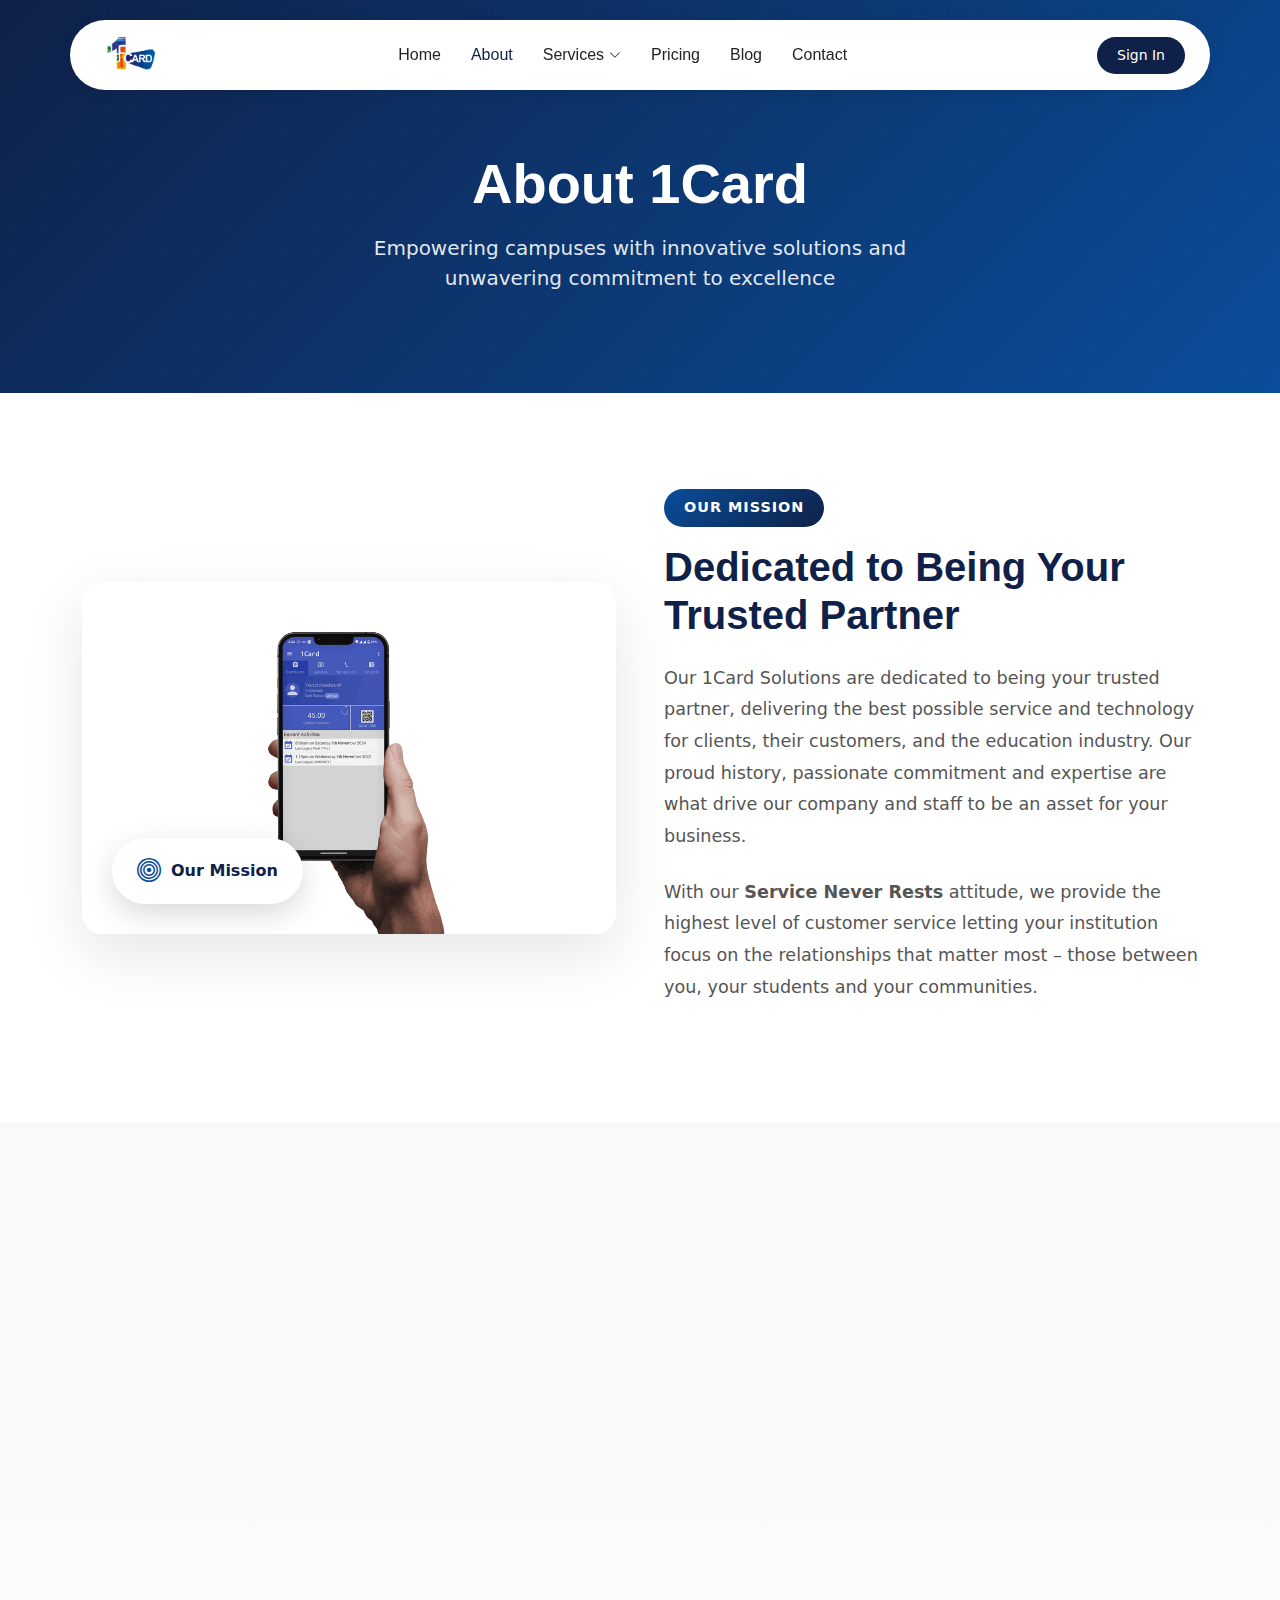
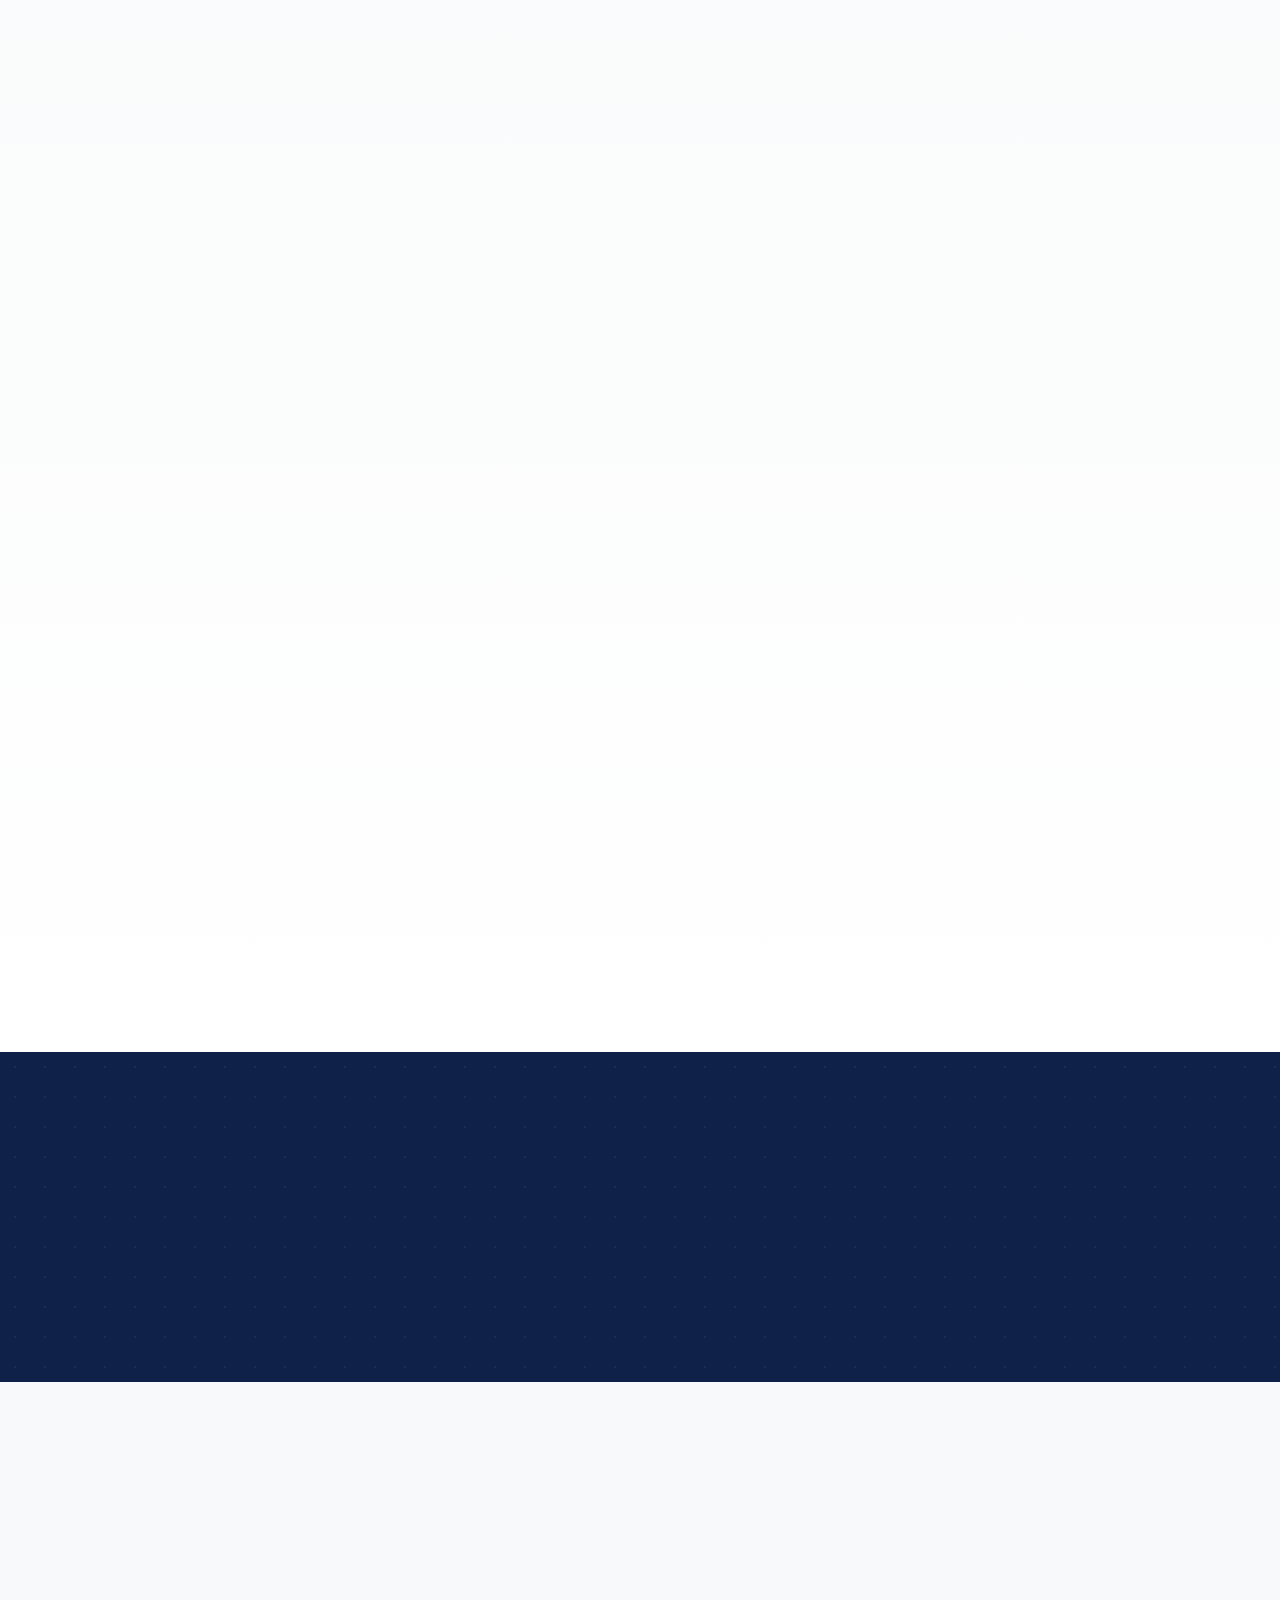
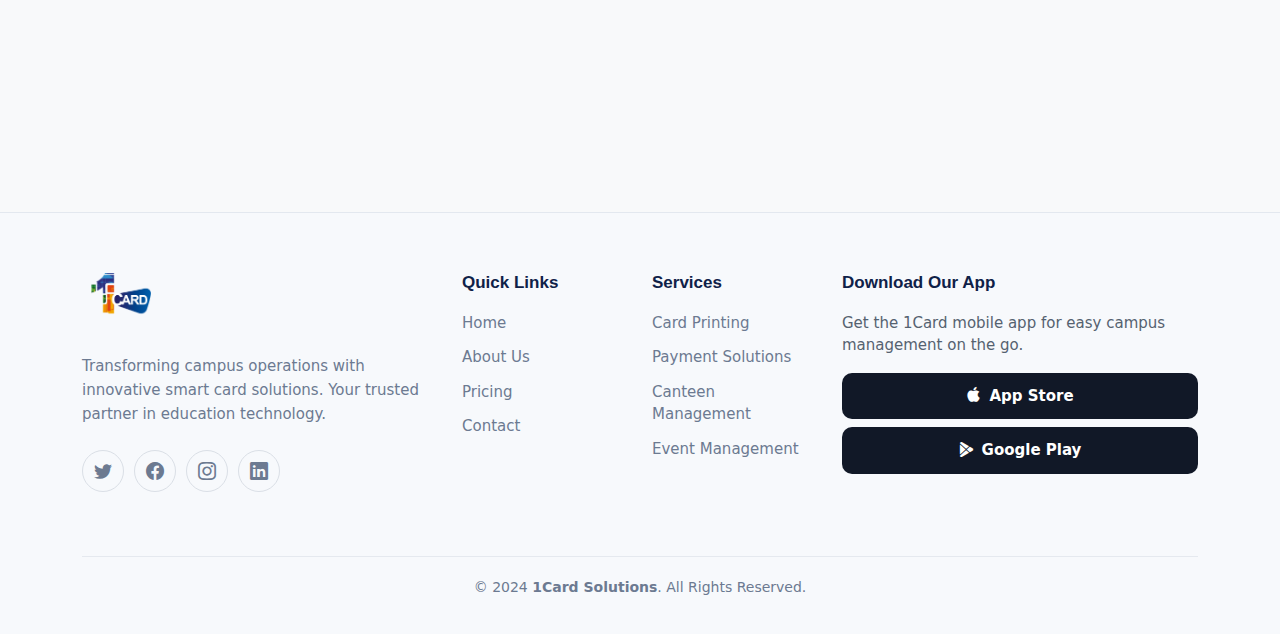
<file: about.html>
<!DOCTYPE html>
<html lang="en">

<head>
    <meta charset="utf-8">
    <meta content="width=device-width, initial-scale=1.0" name="viewport">
    <title>About Us - 1Card Solutions</title>
    <meta name="description"
        content="Learn about 1Card's mission, values, and commitment to excellence in campus management solutions.">
    <meta name="keywords" content="1Card, mission, values, about us, campus solutions">

    <!-- Favicons -->
    <link href="assets/img/logo.png" rel="icon">

    <!-- Vendor CSS Files -->
    <link href="assets/vendor/bootstrap/css/bootstrap.min.css" rel="stylesheet">
    <link href="assets/vendor/bootstrap-icons/bootstrap-icons.css" rel="stylesheet">
    <link href="assets/vendor/aos/aos.css" rel="stylesheet">

    <!-- Main CSS File -->
    <link href="assets/css/main.css" rel="stylesheet">
</head>

<body class="about-page">

    <header id="header" class="header d-flex align-items-center fixed-top">
        <div
            class="header-container container-fluid container-xl position-relative d-flex align-items-center justify-content-between">

            <a href="index.html" class="logo d-flex align-items-center me-auto me-xl-0">
                <img src="assets/img/logo.png" alt="">
            </a>

            <nav id="navmenu" class="navmenu">
                <ul>
                    <li><a href="index.html">Home</a></li>
                    <li><a href="about.html" class="active">About</a></li>
                    <!-- Dropdown Menu  -->
                    <li class="dropdown">
                        <a href="#"><span>Services</span> <i class="bi bi-chevron-down toggle-dropdown"></i>
                        </a>
                        <ul>
                            <li><a href="#">Card Printing Service</a></li>
                            <li><a href="#">Tuition Fees Payment Service</a></li>
                            <li><a href="#">Canteen Management Service</a></li>
                            <li><a href="#">QR payment Service</a></li>
                            <li><a href="#">DPay-Service</a></li>
                            <li><a href="#">Recharge Service</a></li>
                            <li><a href="#">Event Management Service</a></li>
                            <li><a href="#">Entrance Exit Security Service</a></li>
                        </ul>
                    </li>
                    <li><a href="index.html#pricing">Pricing</a></li>
                    <li><a href="index.html#pricing">Blog</a></li>
                    <li><a href="index.html#contact">Contact</a></li>
                </ul>
                <i class="mobile-nav-toggle d-xl-none bi bi-list"></i>
            </nav>

            <a class="btn-getstarted" href="index.html#about">Sign In</a>

        </div>
    </header>

    <main class="main">

        <!-- Page Title -->
        <section class="page-title-section">
            <div class="container">
                <div class="row justify-content-center">
                    <div class="col-lg-8 text-center" data-aos="fade-up">
                        <h1 class="page-main-title">About 1Card</h1>
                        <p class="page-subtitle">Empowering campuses with innovative solutions and unwavering commitment
                            to excellence</p>
                    </div>
                </div>
            </div>
        </section>

        <!-- Mission Section -->
        <section class="mission-section">
            <div class="container">
                <div class="row align-items-center g-5">
                    <div class="col-lg-6" data-aos="fade-right">
                        <div class="mission-image-wrapper">
                            <img src="assets/img/HomePage/hero image.avif" alt="Our Mission"
                                class="img-fluid rounded-4">
                            <div class="mission-badge">
                                <i class="bi bi-bullseye"></i>
                                <span>Our Mission</span>
                            </div>
                        </div>
                    </div>
                    <div class="col-lg-6" data-aos="fade-left">
                        <div class="section-tag mb-3">Our Mission</div>
                        <h2 class="section-heading mb-4">Dedicated to Being Your Trusted Partner</h2>
                        <p class="mission-text">
                            Our 1Card Solutions are dedicated to being your trusted partner, delivering the best
                            possible service and technology for clients, their customers, and the education industry.
                            Our proud history, passionate commitment and expertise are what drive our company and staff
                            to be an asset for your business.
                        </p>
                        <p class="mission-text">
                            With our <strong>Service Never Rests</strong> attitude, we provide the highest level of
                            customer service letting your institution focus on the relationships that matter most –
                            those between you, your students and your communities.
                        </p>
                    </div>
                </div>
            </div>
        </section>

        <!-- Core Values Section -->
        <section class="values-section">
            <div class="container">
                <div class="text-center mb-5" data-aos="fade-up">
                    <div class="section-tag mb-3">Our Core Values</div>
                    <h2 class="section-heading mb-3">The Principles That Guide Us</h2>
                    <p class="section-description">In all of our relationships, we will demonstrate unwavering
                        commitment to our core values.</p>
                </div>

                <div class="row g-4">

                    <!-- Value Card 1: Service Excellence -->
                    <div class="col-lg-4 col-md-6" data-aos="fade-up" data-aos-delay="100">
                        <div class="value-card">
                            <div class="value-icon">
                                <i class="bi bi-award-fill"></i>
                            </div>
                            <h3 class="value-title">Service Excellence</h3>
                            <p class="value-description">
                                Service excellence is more than what we provide, it's how we think and act. It's more
                                than just fixing a problem; it is prompt responses, consistent communication, quality
                                information, and a focus on providing a superior customer experience each and every
                                time. Our <strong>Service Never Rests</strong> culture is what drives our commitment to
                                our clients.
                            </p>
                        </div>
                    </div>

                    <!-- Value Card 2: Innovation -->
                    <div class="col-lg-4 col-md-6" data-aos="fade-up" data-aos-delay="200">
                        <div class="value-card">
                            <div class="value-icon">
                                <i class="bi bi-lightbulb-fill"></i>
                            </div>
                            <h3 class="value-title">Innovation</h3>
                            <p class="value-description">
                                Innovation is about bringing ideas to life. We recognize that performance through
                                improvements in efficiency, productivity, and quality is linked to innovation. We
                                believe that advancement and improvement is driven by the needs of our users and the
                                marketplace and we will continuously strive to ensure our solutions bring value to our
                                clients and their customers.
                            </p>
                        </div>
                    </div>

                    <!-- Value Card 3: Teamwork -->
                    <div class="col-lg-4 col-md-6" data-aos="fade-up" data-aos-delay="300">
                        <div class="value-card">
                            <div class="value-icon">
                                <i class="bi bi-people-fill"></i>
                            </div>
                            <h3 class="value-title">Teamwork</h3>
                            <p class="value-description">
                                Together everyone achieves more. We support productive teams that share common goals, a
                                common vision and work in an unselfish manner. As a team, we are driven by
                                collaboration, respect, communication and accountability while recognizing that everyone
                                has their own unique role that must be respected and appreciated.
                            </p>
                        </div>
                    </div>

                    <!-- Value Card 4: Continuous Growth -->
                    <div class="col-lg-4 col-md-6" data-aos="fade-up" data-aos-delay="400">
                        <div class="value-card">
                            <div class="value-icon">
                                <i class="bi bi-graph-up-arrow"></i>
                            </div>
                            <h3 class="value-title">Continuous Growth and Learning</h3>
                            <p class="value-description">
                                We embrace perpetual growth and development, continuous learning and constant
                                improvement. We encourage opportunities where learning and improvement enables talented
                                people to realize their full potential to create an environment where a constant flow of
                                great ideas and interactive processes drives our organization forward.
                            </p>
                        </div>
                    </div>

                    <!-- Value Card 5: Organizational Integrity -->
                    <div class="col-lg-4 col-md-6" data-aos="fade-up" data-aos-delay="500">
                        <div class="value-card">
                            <div class="value-icon">
                                <i class="bi bi-shield-check"></i>
                            </div>
                            <h3 class="value-title">Organizational Integrity</h3>
                            <p class="value-description">
                                We are an organization that lives true to our commitment of integrity and trust. We
                                follow through on our promises and provide consistently superior results with humility.
                            </p>
                        </div>
                    </div>

                    <!-- Empty card for visual balance -->
                    <div class="col-lg-4 col-md-6" data-aos="fade-up" data-aos-delay="600">
                        <div class="value-card cta-card">
                            <div class="cta-content">
                                <h3 class="mb-3">Join Our Journey</h3>
                                <p class="mb-4">Experience the difference our values make in transforming campus
                                    operations.</p>
                                <a href="index.html#contact" class="btn btn-primary">Get Started</a>
                            </div>
                        </div>
                    </div>

                </div>
            </div>
        </section>

        <!-- Stats Section -->
        <section class="about-stats-section">
            <div class="container">
                <div class="row g-4 text-center">
                    <div class="col-lg-3 col-md-6" data-aos="fade-up" data-aos-delay="100">
                        <div class="stat-box">
                            <div class="stat-number">15+</div>
                            <div class="stat-label">Years of Excellence</div>
                        </div>
                    </div>
                    <div class="col-lg-3 col-md-6" data-aos="fade-up" data-aos-delay="200">
                        <div class="stat-box">
                            <div class="stat-number">500+</div>
                            <div class="stat-label">Campus Partners</div>
                        </div>
                    </div>
                    <div class="col-lg-3 col-md-6" data-aos="fade-up" data-aos-delay="300">
                        <div class="stat-box">
                            <div class="stat-number">2.8M+</div>
                            <div class="stat-label">Active Users</div>
                        </div>
                    </div>
                    <div class="col-lg-3 col-md-6" data-aos="fade-up" data-aos-delay="400">
                        <div class="stat-box">
                            <div class="stat-number">99.9%</div>
                            <div class="stat-label">Uptime Guarantee</div>
                        </div>
                    </div>
                </div>
            </div>
        </section>

        <!-- CTA Section -->
        <section class="about-cta-section">
            <div class="container">
                <div class="cta-box" data-aos="zoom-in">
                    <div class="row align-items-center">
                        <div class="col-lg-8">
                            <h2 class="cta-title">Ready to Transform Your Campus?</h2>
                            <p class="cta-text">Let's discuss how 1Card can help streamline your campus operations and
                                enhance student experience.</p>
                        </div>
                        <div class="col-lg-4 text-lg-end">
                            <a href="index.html#contact" class="btn btn-light btn-lg">Contact Us Today</a>
                        </div>
                    </div>
                </div>
            </div>
        </section>

    </main>

    <!-- Footer -->
    <footer class="footer">
        <div class="container">
            <div class="footer-top">
                <div class="row gy-4">
                    <div class="col-lg-4 col-md-6">
                        <div class="footer-about">
                            <a href="index.html" class="logo d-flex align-items-center mb-3">
                                <img src="assets/img/logo.png" alt="1Card Logo">
                            </a>
                            <p class="footer-text">
                                Transforming campus operations with innovative smart card solutions. Your trusted
                                partner in education technology.
                            </p>
                            <div class="social-links d-flex mt-4">
                                <a href="#"><i class="bi bi-twitter"></i></a>
                                <a href="#"><i class="bi bi-facebook"></i></a>
                                <a href="#"><i class="bi bi-instagram"></i></a>
                                <a href="#"><i class="bi bi-linkedin"></i></a>
                            </div>
                        </div>
                    </div>

                    <div class="col-lg-2 col-md-6 footer-links">
                        <h4>Quick Links</h4>
                        <ul>
                            <li><a href="index.html">Home</a></li>
                            <li><a href="about.html">About Us</a></li>
                            <li><a href="index.html#pricing">Pricing</a></li>
                            <li><a href="index.html#contact">Contact</a></li>
                        </ul>
                    </div>

                    <div class="col-lg-2 col-md-6 footer-links">
                        <h4>Services</h4>
                        <ul>
                            <li><a href="#">Card Printing</a></li>
                            <li><a href="#">Payment Solutions</a></li>
                            <li><a href="#">Canteen Management</a></li>
                            <li><a href="#">Event Management</a></li>
                        </ul>
                    </div>

                    <div class="col-lg-4 col-md-6">
                        <h4>Download Our App</h4>
                        <p class="mb-3">Get the 1Card mobile app for easy campus management on the go.</p>
                        <div class="d-flex flex-column gap-2">
                            <a href="#" class="download-btn">
                                <i class="bi bi-apple me-2"></i> App Store
                            </a>
                            <a href="#" class="download-btn">
                                <i class="bi bi-google-play me-2"></i> Google Play
                            </a>
                        </div>
                    </div>
                </div>
            </div>

            <div class="copyright text-center mt-4">
                <p>&copy; 2024 <strong>1Card Solutions</strong>. All Rights Reserved.</p>
            </div>
        </div>
    </footer>

    <!-- Scroll Top -->
    <a href="#" id="scroll-top" class="scroll-top d-flex align-items-center justify-content-center">
        <i class="bi bi-arrow-up-short"></i>
    </a>

    <!-- Vendor JS Files -->
    <script src="assets/vendor/bootstrap/js/bootstrap.bundle.min.js"></script>
    <script src="assets/vendor/aos/aos.js"></script>

    <!-- Main JS File -->
    <script src="assets/js/main.js"></script>

</body>

</html>
</file>
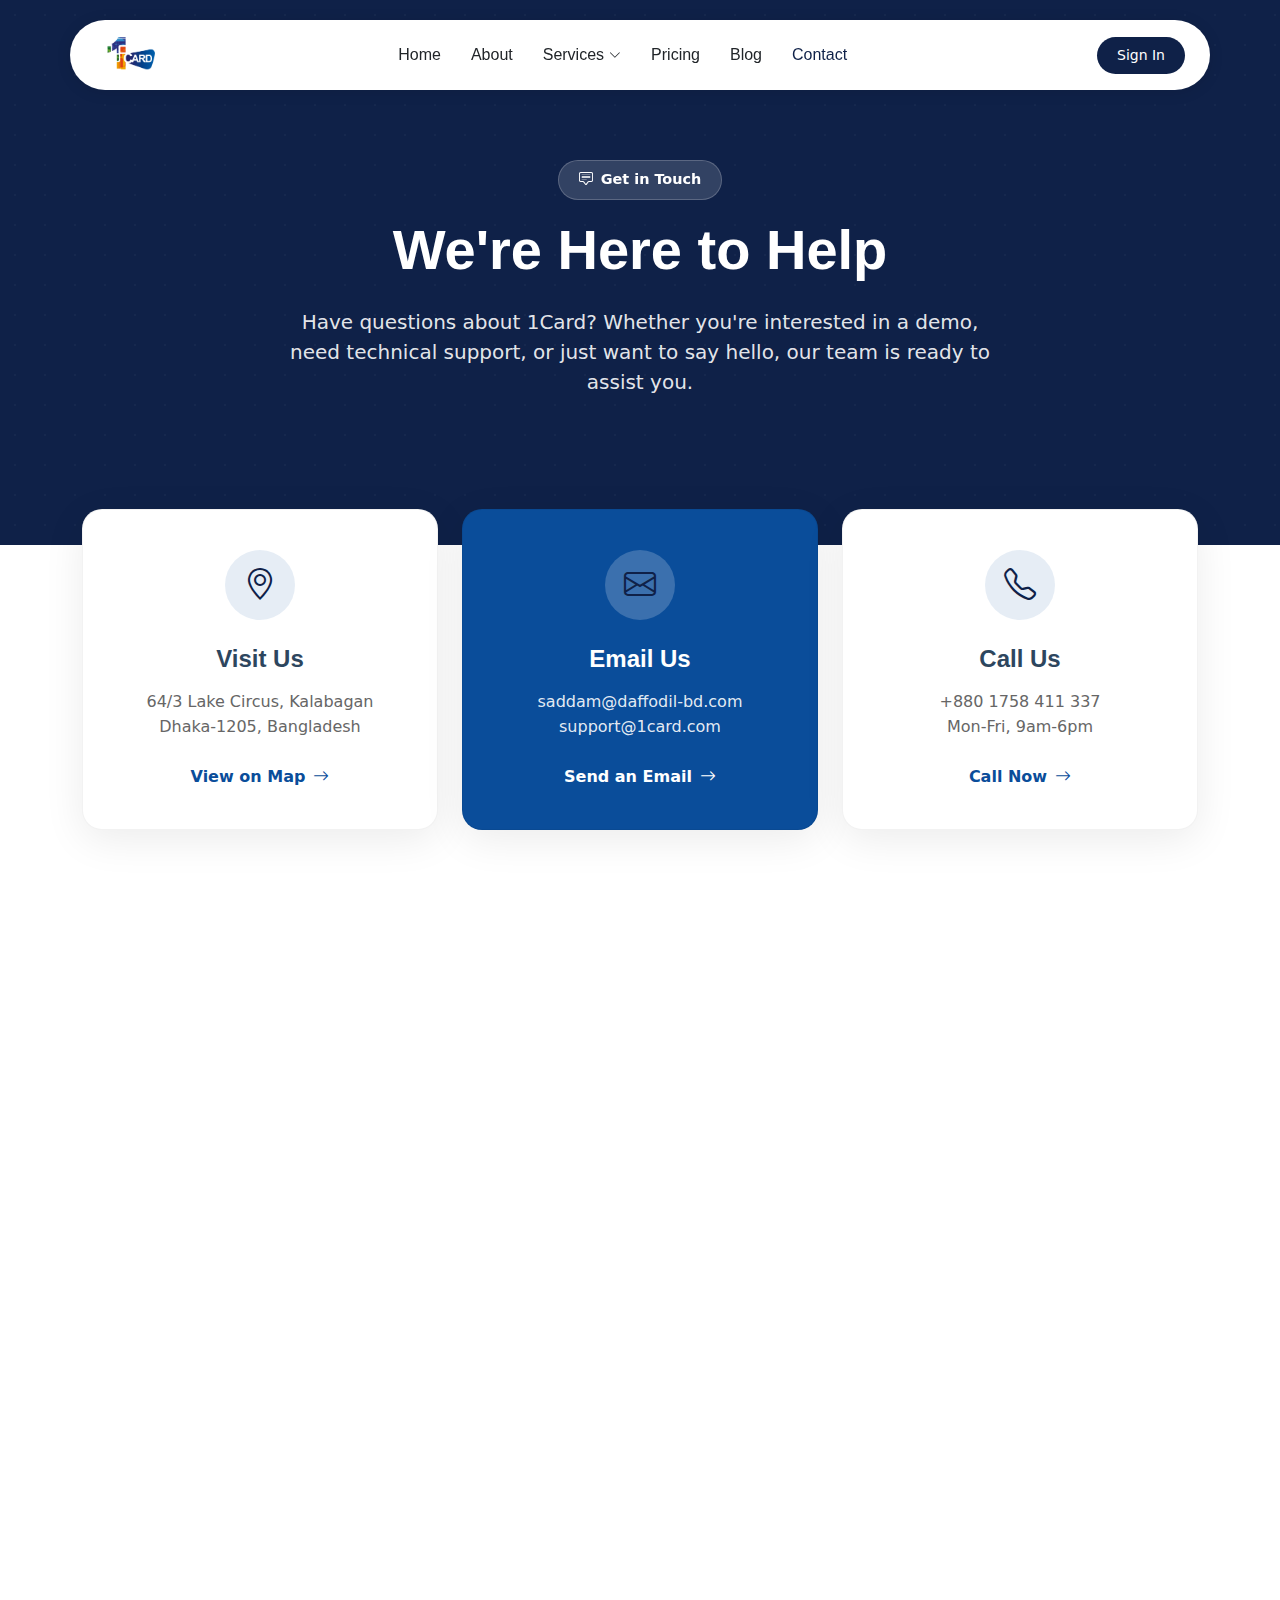
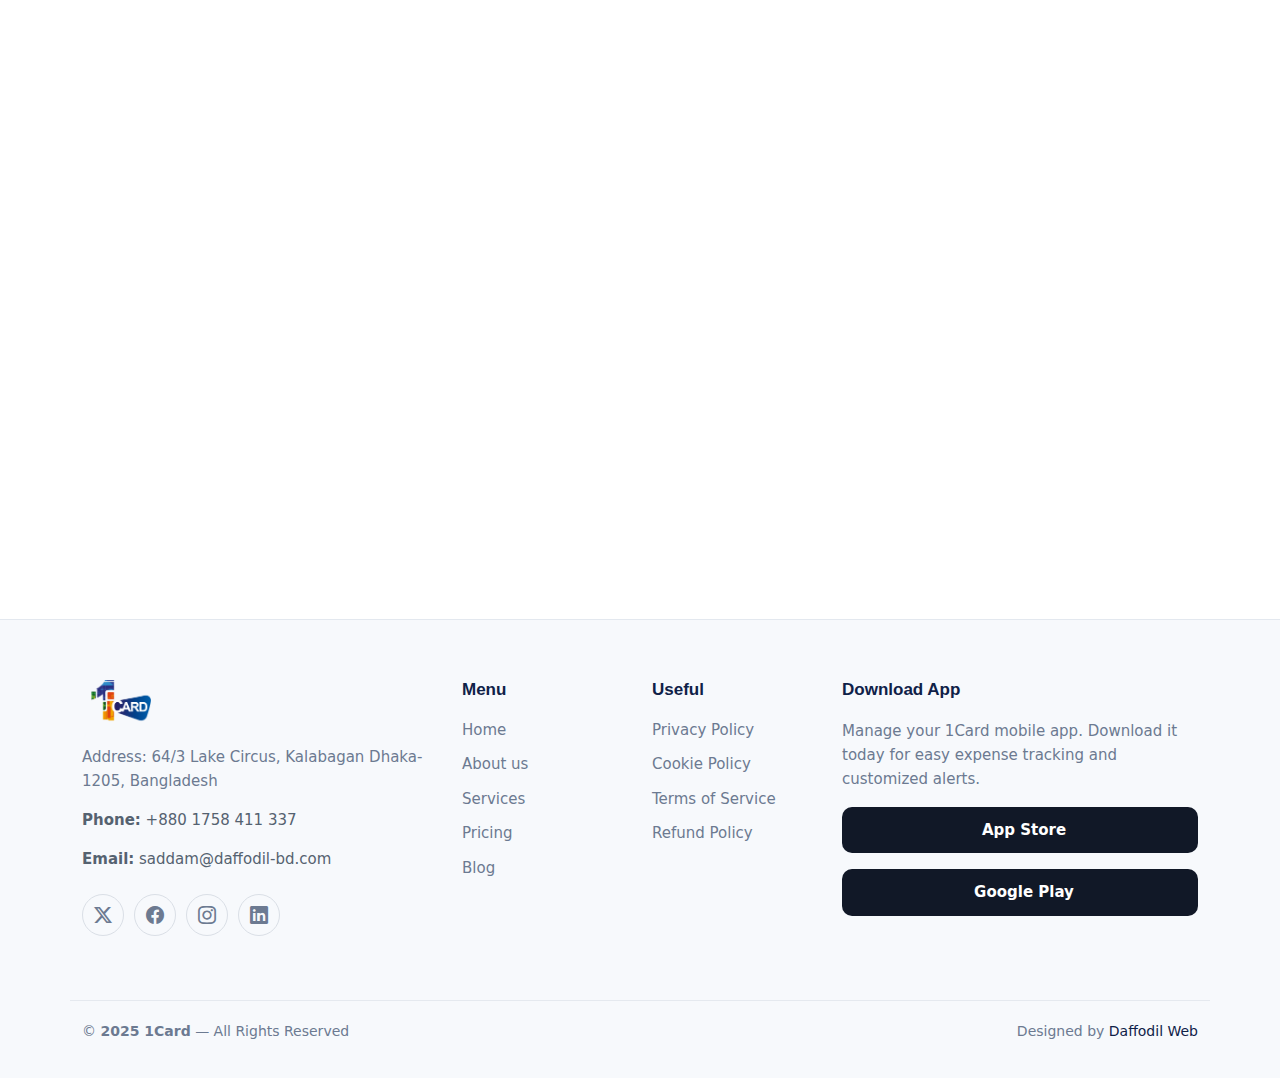
<file: contact.html>
<!DOCTYPE html>
<html lang="en">

<head>
    <meta charset="utf-8">
    <meta content="width=device-width, initial-scale=1.0" name="viewport">
    <title>Contact Us - 1Card</title>
    <meta name="description"
        content="Get in touch with the 1Card team for support, inquiries, or partnership opportunities.">
    <meta name="keywords" content="contact 1card, customer support, campus management inquiries">

    <!-- Favicons -->
    <link href="assets/img/logo.png" rel="icon">

    <!-- Vendor CSS Files -->
    <link href="assets/vendor/bootstrap/css/bootstrap.min.css" rel="stylesheet">
    <link href="assets/vendor/bootstrap-icons/bootstrap-icons.css" rel="stylesheet">
    <link href="assets/vendor/aos/aos.css" rel="stylesheet">

    <!-- Main CSS File -->
    <link href="assets/css/main.css" rel="stylesheet">
</head>

<body class="contact-page">

    <header id="header" class="header d-flex align-items-center fixed-top">
        <div
            class="header-container container-fluid container-xl position-relative d-flex align-items-center justify-content-between">

            <a href="index.html" class="logo d-flex align-items-center me-auto me-xl-0">
                <img src="assets/img/logo.png" alt="">
            </a>

            <nav id="navmenu" class="navmenu">
                <ul>
                    <li><a href="index.html">Home</a></li>
                    <li><a href="about.html">About</a></li>
                    <!-- Dropdown Menu  -->
                    <li class="dropdown">
                        <a href="#"><span>Services</span> <i class="bi bi-chevron-down toggle-dropdown"></i>
                        </a>
                        <ul>
                            <li><a href="#">Card Printing Service</a></li>
                            <li><a href="#">Tuition Fees Payment Service</a></li>
                            <li><a href="#">Canteen Management Service</a></li>
                            <li><a href="#">QR payment Service</a></li>
                            <li><a href="#">DPay-Service</a></li>
                            <li><a href="#">Recharge Service</a></li>
                            <li><a href="#">Event Management Service</a></li>
                            <li><a href="#">Entrance Exit Security Service</a></li>
                        </ul>
                    </li>
                    <li><a href="pricing.html">Pricing</a></li>
                    <li><a href="blog.html">Blog</a></li>
                    <li><a href="contact.html" class="active">Contact</a></li>
                </ul>
                <i class="mobile-nav-toggle d-xl-none bi bi-list"></i>
            </nav>

            <a class="btn-getstarted" href="index.html#about">Sign In</a>

        </div>
    </header>

    <main class="main">

        <!-- Contact Hero Section -->
        <section class="contact-hero-section">
            <div class="container position-relative" data-aos="fade-up">
                <div class="row justify-content-center text-center">
                    <div class="col-lg-8">
                        <div class="contact-badge mb-3">
                            <i class="bi bi-chat-square-text me-2"></i>
                            Get in Touch
                        </div>
                        <h1 class="text-white contact-hero-title mb-4">We're Here to Help</h1>
                        <p class="contact-hero-subtitle mb-5">
                            Have questions about 1Card? Whether you're interested in a demo, need technical support,
                            or just want to say hello, our team is ready to assist you.
                        </p>
                    </div>
                </div>
            </div>
        </section>

        <!-- Contact Info Cards -->
        <section class="contact-info-section">
            <div class="container" data-aos="fade-up">
                <div class="row g-4 justify-content-center">

                    <div class="col-md-4">
                        <div class="contact-info-card">
                            <div class="icon-wrapper">
                                <i class="bi bi-geo-alt"></i>
                            </div>
                            <h3>Visit Us</h3>
                            <p>64/3 Lake Circus, Kalabagan<br>Dhaka-1205, Bangladesh</p>
                            <a href="#map" class="link-arrow">View on Map <i class="bi bi-arrow-right"></i></a>
                        </div>
                    </div>

                    <div class="col-md-4">
                        <div class="contact-info-card active">
                            <div class="icon-wrapper">
                                <i class="bi bi-envelope"></i>
                            </div>
                            <h3 class="text-white">Email Us</h3>
                            <p>saddam@daffodil-bd.com<br>support@1card.com</p>
                            <a href="mailto:saddam@daffodil-bd.com" class="link-arrow">Send an Email <i
                                    class="bi bi-arrow-right"></i></a>
                        </div>
                    </div>

                    <div class="col-md-4">
                        <div class="contact-info-card">
                            <div class="icon-wrapper">
                                <i class="bi bi-telephone"></i>
                            </div>
                            <h3>Call Us</h3>
                            <p>+880 1758 411 337<br>Mon-Fri, 9am-6pm</p>
                            <a href="tel:+8801758411337" class="link-arrow">Call Now <i
                                    class="bi bi-arrow-right"></i></a>
                        </div>
                    </div>

                </div>
            </div>
        </section>

        <!-- Contact Form & Map Section -->
        <section class="contact-form-section">
            <div class="container" data-aos="fade-up">
                <div class="row g-5">

                    <!-- Contact Form -->
                    <div class="col-lg-6">
                        <div class="form-wrapper">
                            <h2 class="form-title mb-4">Send us a Message</h2>
                            <p class="form-subtitle mb-4">Fill out the form below and we'll get back to you as soon as
                                possible.</p>

                            <form action="#" method="post" class="php-email-form">
                                <div class="row gy-4">

                                    <div class="col-md-6">
                                        <label for="name" class="form-label">Your Name</label>
                                        <input type="text" name="name" id="name" class="form-control"
                                            placeholder="John Doe" required>
                                    </div>

                                    <div class="col-md-6">
                                        <label for="email" class="form-label">Email Address</label>
                                        <input type="email" name="email" id="email" class="form-control"
                                            placeholder="john@example.com" required>
                                    </div>

                                    <div class="col-12">
                                        <label for="subject" class="form-label">Subject</label>
                                        <input type="text" name="subject" id="subject" class="form-control"
                                            placeholder="How can we help?" required>
                                    </div>

                                    <div class="col-12">
                                        <label for="message" class="form-label">Message</label>
                                        <textarea name="message" id="message" class="form-control" rows="6"
                                            placeholder="Tell us more about your inquiry..." required></textarea>
                                    </div>

                                    <div class="col-12 text-center">
                                        <button type="submit" class="btn btn-primary btn-lg w-100">Send Message</button>
                                    </div>

                                </div>
                            </form>
                        </div>
                    </div>

                    <!-- Map & FAQ Preview -->
                    <div class="col-lg-6">
                        <div class="map-wrapper mb-4" id="map">
                            <iframe
                                src="https://www.google.com/maps/embed?pb=!1m18!1m12!1m3!1d3651.848364736636!2d90.37746991543163!3d23.75278498458826!2m3!1f0!2f0!3f0!3m2!1i1024!2i768!4f13.1!3m3!1m2!1s0x3755b8a5a5a5a5a5%3A0x5a5a5a5a5a5a5a5a!2sLake%20Circus%2C%20Kalabagan%2C%20Dhaka!5e0!3m2!1sen!2sbd!4v1625555555555!5m2!1sen!2sbd"
                                width="100%" height="400" style="border:0;" allowfullscreen="" loading="lazy">
                            </iframe>
                        </div>

                        <div class="faq-preview">
                            <h3 class="mb-3">Frequently Asked Questions</h3>
                            <div class="accordion" id="accordionExample">
                                <div class="accordion-item">
                                    <h2 class="accordion-header">
                                        <button class="accordion-button" type="button" data-bs-toggle="collapse"
                                            data-bs-target="#collapseOne">
                                            How do I get started with 1Card?
                                        </button>
                                    </h2>
                                    <div id="collapseOne" class="accordion-collapse collapse show"
                                        data-bs-parent="#accordionExample">
                                        <div class="accordion-body">
                                            Getting started is easy! Simply contact our sales team for a demo, or sign
                                            up for a trial account to explore our features.
                                        </div>
                                    </div>
                                </div>
                                <div class="accordion-item">
                                    <h2 class="accordion-header">
                                        <button class="accordion-button collapsed" type="button"
                                            data-bs-toggle="collapse" data-bs-target="#collapseTwo">
                                            What support options do you offer?
                                        </button>
                                    </h2>
                                    <div id="collapseTwo" class="accordion-collapse collapse"
                                        data-bs-parent="#accordionExample">
                                        <div class="accordion-body">
                                            We offer 24/7 customer support via email and phone, as well as a
                                            comprehensive knowledge base and video tutorials.
                                        </div>
                                    </div>
                                </div>
                            </div>
                        </div>
                    </div>

                </div>
            </div>
        </section>

        <!-- Newsletter Section -->
        <section class="newsletter-section">
            <div class="container" data-aos="fade-up">
                <div class="newsletter-card">
                    <div class="row align-items-center g-4">
                        <div class="col-lg-6">
                            <h2 class="newsletter-title mb-3">Stay Connected</h2>
                            <p class="newsletter-text mb-0">
                                Subscribe to our newsletter for the latest updates, features, and campus management
                                tips.
                            </p>
                        </div>
                        <div class="col-lg-6">
                            <form class="newsletter-form">
                                <div class="input-group">
                                    <input type="email" class="form-control" placeholder="Enter your email address"
                                        required>
                                    <button class="btn btn-primary" type="submit">
                                        Subscribe <i class="bi bi-send ms-2"></i>
                                    </button>
                                </div>
                            </form>
                        </div>
                    </div>
                </div>
            </div>
        </section>

    </main>

    <!-- Footer Section -->
    <footer id="footer" class="footer">

        <div class="container footer-top">
            <div class="row gy-5">

                <!-- About -->
                <div class="col-lg-4 col-md-6 footer-about">
                    <a href="index.html" class="logo d-flex align-items-center">
                        <img src="assets/img/logo.png" alt="">
                    </a>
                    <p class="footer-text">Address: 64/3 Lake Circus, Kalabagan Dhaka-1205, Bangladesh</p>
                    <p><strong>Phone:</strong> +880 1758 411 337</p>
                    <p><strong>Email:</strong> saddam@daffodil-bd.com</p>

                    <div class="social-links d-flex mt-4">
                        <a href="#"><i class="bi bi-twitter-x"></i></a>
                        <a href="#"><i class="bi bi-facebook"></i></a>
                        <a href="#"><i class="bi bi-instagram"></i></a>
                        <a href="#"><i class="bi bi-linkedin"></i></a>
                    </div>
                </div>

                <!-- Menu -->
                <div class="col-lg-2 col-md-3 footer-links">
                    <h4>Menu</h4>
                    <ul>
                        <li><a href="index.html">Home</a></li>
                        <li><a href="about.html">About us</a></li>
                        <li><a href="#">Services</a></li>
                        <li><a href="pricing.html">Pricing</a></li>
                        <li><a href="blog.html">Blog</a></li>
                    </ul>
                </div>

                <!-- Useful Links -->
                <div class="col-lg-2 col-md-3 footer-links">
                    <h4>Useful</h4>
                    <ul>
                        <li><a href="#">Privacy Policy</a></li>
                        <li><a href="#">Cookie Policy</a></li>
                        <li><a href="#">Terms of Service</a></li>
                        <li><a href="#">Refund Policy</a></li>
                    </ul>
                </div>

                <!-- Download App -->
                <div class="col-lg-4 col-md-6 footer-download">
                    <h4>Download App</h4>
                    <p class="footer-text">
                        Manage your 1Card mobile app. Download it today for easy expense tracking and customized alerts.
                    </p>

                    <div class="d-grid gap-3 mt-3 text-center">
                        <a href="#" class="download-btn">
                            <i class="ri-apple-fill me-2"></i> App Store
                        </a>
                        <a href="#" class="download-btn">
                            <i class="ri-google-play-fill me-2"></i> Google Play
                        </a>
                    </div>
                </div>

            </div>
        </div>

        <div class="container copyright text-center mt-4 d-flex justify-content-between">
            <p>© <strong class="sitename">2025 1Card</strong> — All Rights Reserved</p>
            <div class="credits"> Designed by <a href="#">Daffodil Web</a>
            </div>
        </div>

    </footer>

    <!-- Scroll Top -->
    <a href="#" id="scroll-top" class="scroll-top d-flex align-items-center justify-content-center"><i
            class="bi bi-arrow-up-short"></i></a>

    <!-- Vendor JS Files -->
    <script src="assets/vendor/bootstrap/js/bootstrap.bundle.min.js"></script>
    <script src="assets/vendor/aos/aos.js"></script>

    <!-- Main JS File -->
    <script src="assets/js/main.js"></script>

</body>

</html>
</file>
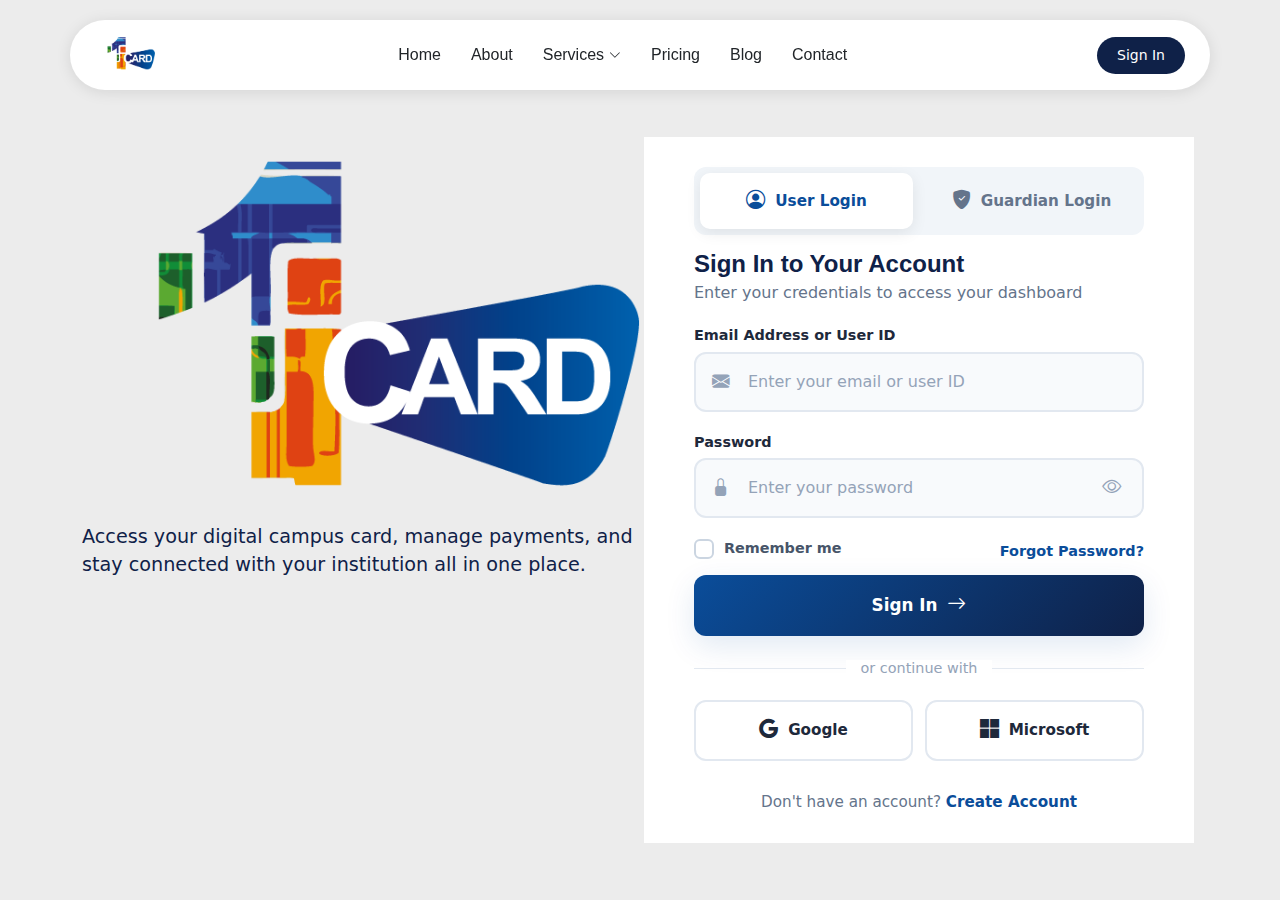
<file: login.html>
<!DOCTYPE html>
<html lang="en">

<head>
    <meta charset="utf-8">
    <meta content="width=device-width, initial-scale=1.0" name="viewport">
    <title>Login - 1Card</title>
    <meta name="description" content="Sign in to your 1Card account">
    <meta name="keywords" content="1Card, login, sign in">

    <!-- Favicons -->
    <link href="assets/img/logo.png" rel="icon">

    <!-- Vendor CSS Files -->
    <link href="assets/vendor/bootstrap/css/bootstrap.min.css" rel="stylesheet">
    <link href="assets/vendor/bootstrap-icons/bootstrap-icons.css" rel="stylesheet">
    <link href="assets/vendor/aos/aos.css" rel="stylesheet">

    <!-- Main CSS File -->
    <link href="assets/css/main.css" rel="stylesheet">
</head>

<body class="login-page">

    <header id="header" class="header d-flex align-items-center fixed-top">
        <div
            class="header-container container-fluid container-xl position-relative d-flex align-items-center justify-content-between">
            <a href="index.html" class="logo d-flex align-items-center me-auto me-xl-0">
                <img src="assets/img/logo.png" alt="">
            </a>

            <nav id="navmenu" class="navmenu">
                <ul>
                    <li><a href="index.html">Home</a></li>
                    <li><a href="about.html">About</a></li>
                    <li class="dropdown">
                        <a href="services.html"><span>Services</span> <i
                                class="bi bi-chevron-down toggle-dropdown"></i></a>
                        <ul>
                            <li><a href="service-details.html">Card Printing Service</a></li>
                            <li><a href="service-details.html">Tuition Fees Payment Service</a></li>
                            <li><a href="service-details.html">Canteen Management Service</a></li>
                            <li><a href="service-details.html">QR payment Service</a></li>
                            <li><a href="service-details.html">DPay-Service</a></li>
                            <li><a href="service-details.html">Recharge Service</a></li>
                            <li><a href="service-details.html">Event Management Service</a></li>
                            <li><a href="service-details.html">Entrance Exit Security Service</a></li>
                        </ul>
                    </li>
                    <li><a href="pricing.html">Pricing</a></li>
                    <li><a href="blog.html">Blog</a></li>
                    <li><a href="contact.html">Contact</a></li>
                </ul>
                <i class="mobile-nav-toggle d-xl-none bi bi-list"></i>
            </nav>

            <a class="btn-getstarted" href="login.html">Sign In</a>
        </div>
    </header>

    <div class="premium-login-wrapper">
        <div class="container h-100">
            <div class="row h-100 g-0">
                <!-- Left Side - Hero Section -->
                <div class="col-lg-6 login-hero-section d-none d-lg-block">
                    <div class="hero-content">
                        <div class="hero-logo" data-aos="fade-down">
                            <img src="assets/img/logo.png" alt="1card Logo" class="img-fluid">
                        </div>
                        <p class="hero-description" data-aos="fade-up" data-aos-delay="200">
                            Access your digital campus card, manage payments, and stay connected with your institution
                            all in one place.
                        </p>
                    </div>
                </div>

                <!-- Right Side - Login Form -->
                <div class="col-lg-6 login-form-section">
                    <div class="form-container" data-aos="fade-left">

                        <!-- Login Type Switcher -->
                        <div class="login-type-switcher">
                            <button class="type-btn active" data-type="user">
                                <i class="bi bi-person-circle"></i>
                                <span>User Login</span>
                            </button>
                            <button class="type-btn" data-type="guardian">
                                <i class="bi bi-shield-fill-check"></i>
                                <span>Guardian Login</span>
                            </button>
                        </div>

                        <!-- User Login Form -->
                        <div class="login-form-content active" id="user-form">
                            <div class="form-header">
                                <h2>Sign In to Your Account</h2>
                                <p>Enter your credentials to access your dashboard</p>
                            </div>

                            <form action="#" method="post" class="premium-form">
                                <div class="form-group">
                                    <label for="userEmail">Email Address or User ID</label>
                                    <div class="input-wrapper">
                                        <i class="bi bi-envelope-fill"></i>
                                        <input type="text" id="userEmail" class="form-input"
                                            placeholder="Enter your email or user ID" required>
                                    </div>
                                </div>

                                <div class="form-group">
                                    <label for="userPassword">Password</label>
                                    <div class="input-wrapper">
                                        <i class="bi bi-lock-fill"></i>
                                        <input type="password" id="userPassword" class="form-input"
                                            placeholder="Enter your password" required>
                                        <button type="button" class="toggle-password"
                                            onclick="togglePassword('userPassword', this)">
                                            <i class="bi bi-eye"></i>
                                        </button>
                                    </div>
                                </div>

                                <div class="form-options">
                                    <label class="custom-checkbox">
                                        <input type="checkbox" id="rememberMe">
                                        <span class="checkmark"></span>
                                        <span class="label-text">Remember me</span>
                                    </label>
                                    <a href="#" class="forgot-password">Forgot Password?</a>
                                </div>

                                <button type="submit" class="btn-submit">
                                    <span>Sign In</span>
                                    <i class="bi bi-arrow-right"></i>
                                </button>

                                <div class="divider">
                                    <span>or continue with</span>
                                </div>

                                <div class="social-login-grid">
                                    <button type="button" class="social-btn google">
                                        <i class="bi bi-google"></i>
                                        <span>Google</span>
                                    </button>
                                    <button type="button" class="social-btn microsoft">
                                        <i class="bi bi-microsoft"></i>
                                        <span>Microsoft</span>
                                    </button>
                                </div>

                                <div class="form-footer">
                                    <p>Don't have an account? <a href="#" class="signup-link">Create Account</a></p>
                                </div>
                            </form>
                        </div>

                        <!-- Guardian Login Form -->
                        <div class="login-form-content" id="guardian-form">
                            <div class="form-header">
                                <h2>Guardian Access</h2>
                                <p>Monitor and manage your student's account</p>
                            </div>

                            <form action="#" method="post" class="premium-form">
                                <div class="form-group">
                                    <label for="guardianId">Guardian ID or Mobile Number</label>
                                    <div class="input-wrapper">
                                        <i class="bi bi-person-badge-fill"></i>
                                        <input type="text" id="guardianId" class="form-input"
                                            placeholder="Enter your guardian ID or mobile" required>
                                    </div>
                                </div>

                                <div class="form-group">
                                    <label for="guardianPassword">Password</label>
                                    <div class="input-wrapper">
                                        <i class="bi bi-lock-fill"></i>
                                        <input type="password" id="guardianPassword" class="form-input"
                                            placeholder="Enter your password" required>
                                        <button type="button" class="toggle-password"
                                            onclick="togglePassword('guardianPassword', this)">
                                            <i class="bi bi-eye"></i>
                                        </button>
                                    </div>
                                </div>

                                <div class="form-options">
                                    <label class="custom-checkbox d-flex">
                                        <input type="checkbox" id="rememberGuardian">
                                        <span class="checkmark"></span>
                                        <span class="label-text">Remember me</span>
                                    </label>
                                    <a href="#" class="forgot-password">Forgot Password?</a>
                                </div>

                                <button type="submit" class="btn-submit">
                                    <span>Sign In as Guardian</span>
                                    <i class="bi bi-arrow-right"></i>
                                </button>

                                <div class="divider">
                                    <span>or continue with</span>
                                </div>

                                <div class="social-login-grid">
                                    <button type="button" class="social-btn google">
                                        <i class="bi bi-google"></i>
                                        <span>Google</span>
                                    </button>
                                    <button type="button" class="social-btn microsoft">
                                        <i class="bi bi-microsoft"></i>
                                        <span>Microsoft</span>
                                    </button>
                                </div>

                                <div class="form-footer">
                                    <p>Need help? <a href="#" class="signup-link">Contact Support</a></p>
                                </div>
                            </form>
                        </div>

                    </div>
                </div>

            </div>
        </div>
    </div>

    <!-- Vendor JS Files -->
    <script src="assets/vendor/bootstrap/js/bootstrap.bundle.min.js"></script>
    <script src="assets/vendor/aos/aos.js"></script>
    <script src="assets/js/main.js"></script>

    <script>
        // Initialize AOS
        AOS.init({
            duration: 800,
            once: true
        });

        // Login Type Switcher
        document.querySelectorAll('.type-btn').forEach(btn => {
            btn.addEventListener('click', function () {
                const type = this.dataset.type;

                // Update buttons
                document.querySelectorAll('.type-btn').forEach(b => b.classList.remove('active'));
                this.classList.add('active');

                // Update forms
                document.querySelectorAll('.login-form-content').forEach(form => form.classList.remove('active'));
                document.getElementById(type + '-form').classList.add('active');
            });
        });

        // Toggle Password Visibility
        function togglePassword(inputId, button) {
            const input = document.getElementById(inputId);
            const icon = button.querySelector('i');

            if (input.type === 'password') {
                input.type = 'text';
                icon.classList.remove('bi-eye');
                icon.classList.add('bi-eye-slash');
            } else {
                input.type = 'password';
                icon.classList.remove('bi-eye-slash');
                icon.classList.add('bi-eye');
            }
        }
    </script>

</body>

</html>
</file>
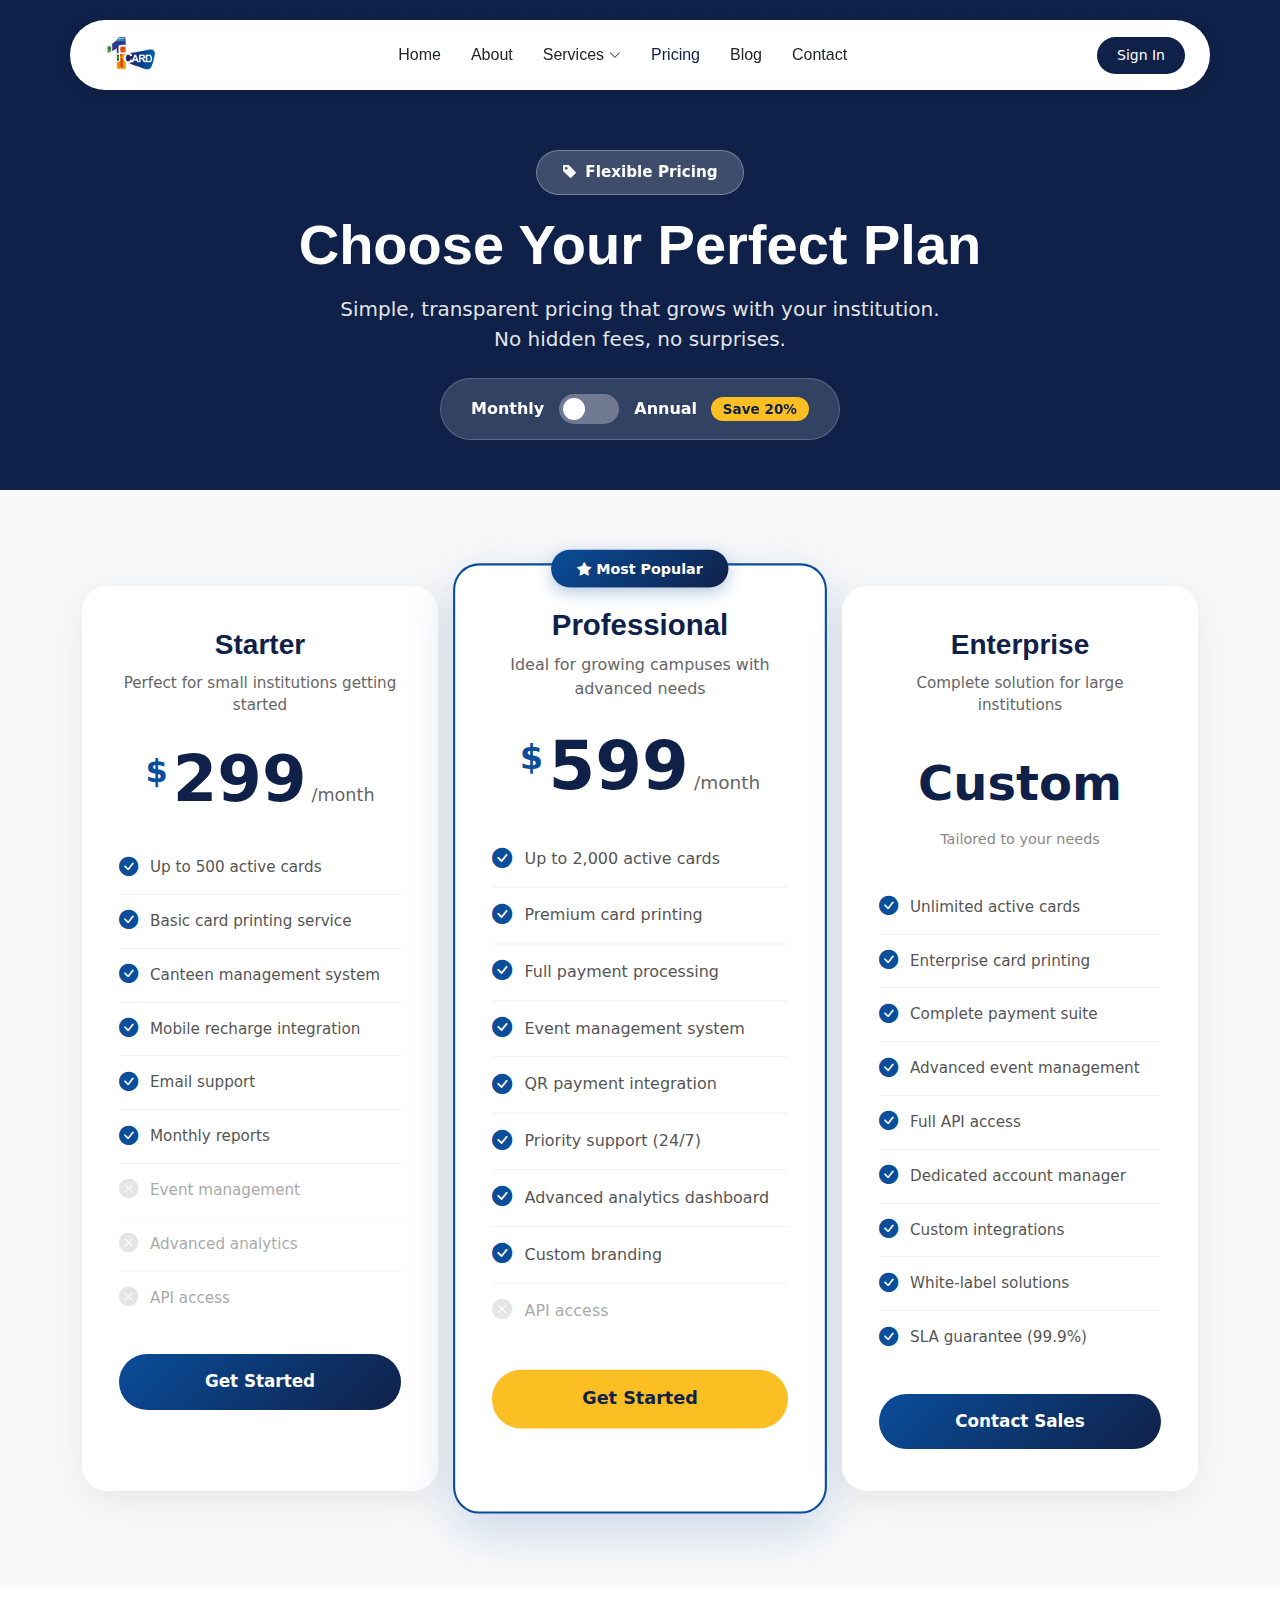
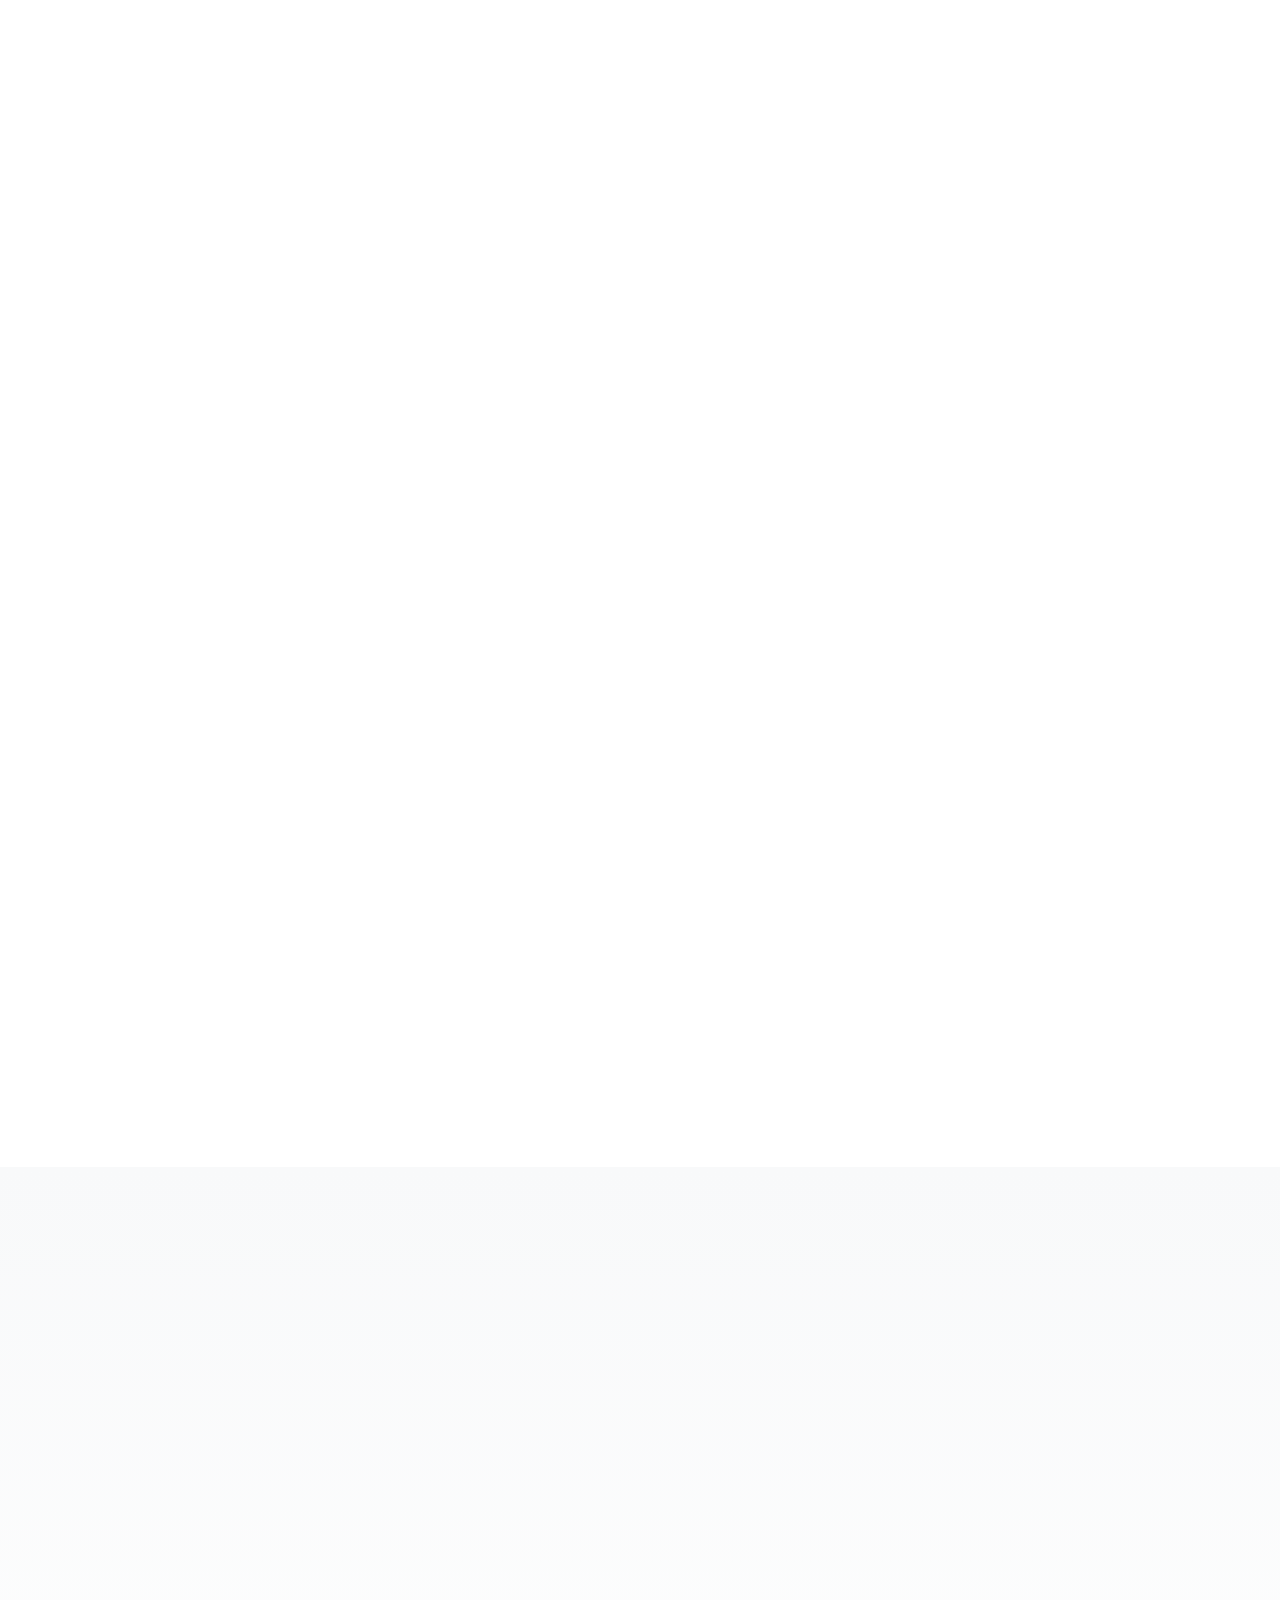
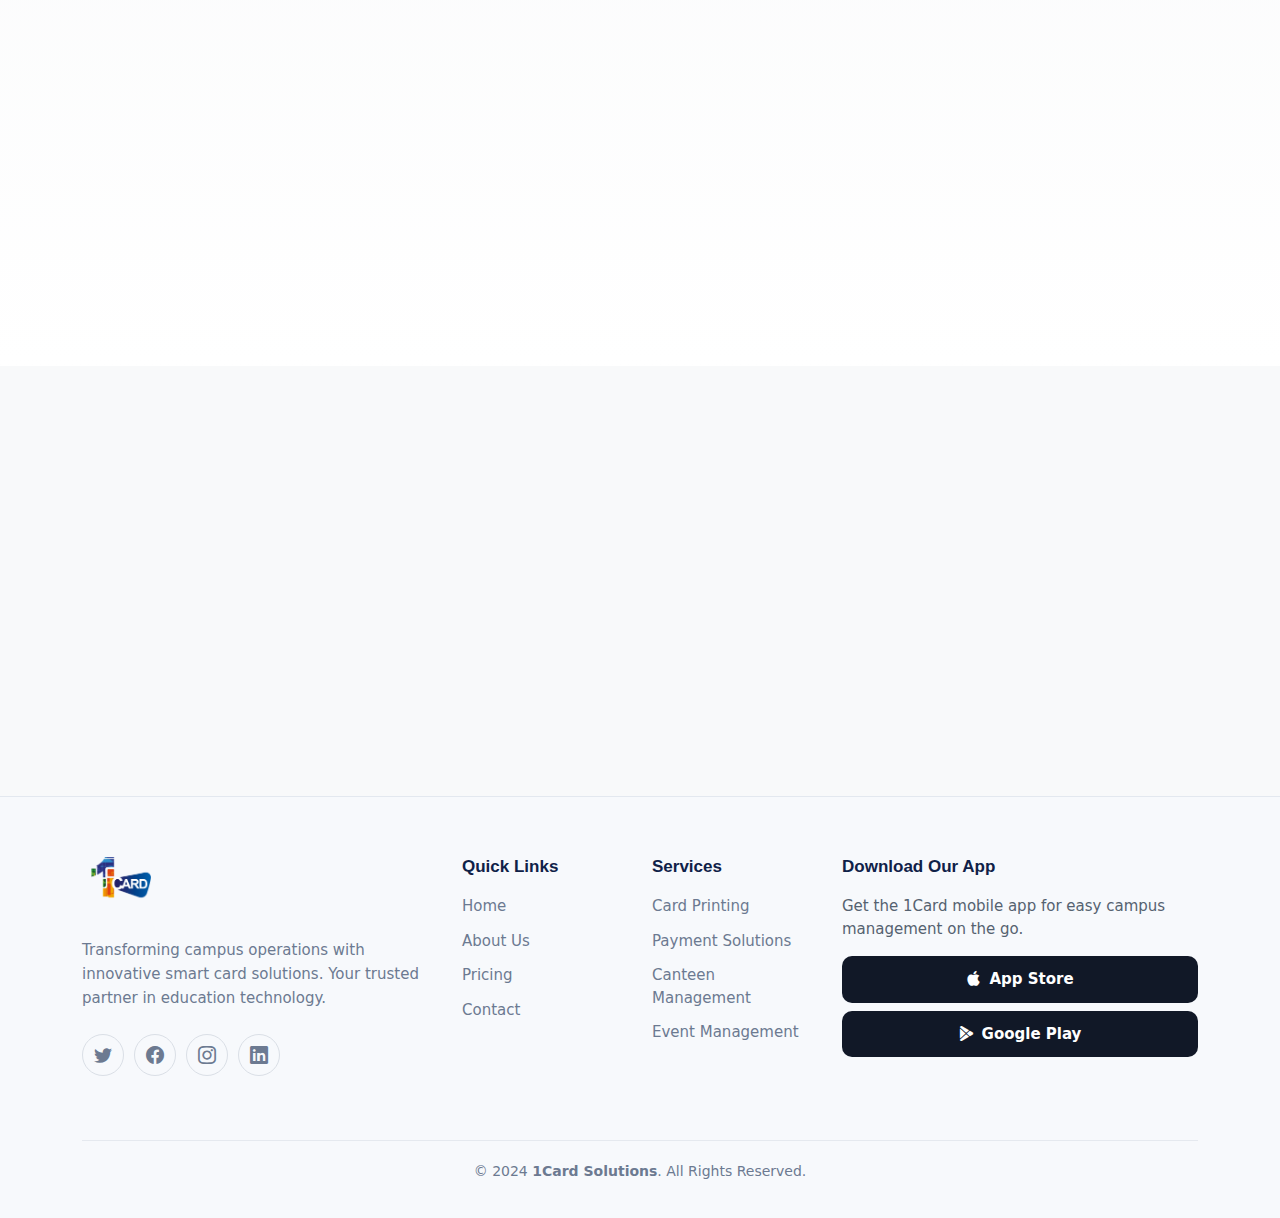
<file: pricing.html>
<!DOCTYPE html>
<html lang="en">

<head>
    <meta charset="utf-8">
    <meta content="width=device-width, initial-scale=1.0" name="viewport">
    <title>Pricing Plans - 1Card Solutions</title>
    <meta name="description"
        content="Choose the perfect 1Card plan for your campus. Flexible pricing options designed to meet the needs of institutions of all sizes.">
    <meta name="keywords" content="1Card, pricing, plans, campus solutions, cost">

    <!-- Favicons -->
    <link href="assets/img/logo.png" rel="icon">

    <!-- Vendor CSS Files -->
    <link href="assets/vendor/bootstrap/css/bootstrap.min.css" rel="stylesheet">
    <link href="assets/vendor/bootstrap-icons/bootstrap-icons.css" rel="stylesheet">
    <link href="assets/vendor/aos/aos.css" rel="stylesheet">

    <!-- Main CSS File -->
    <link href="assets/css/main.css" rel="stylesheet">
</head>

<body class="pricing-page">

    <header id="header" class="header d-flex align-items-center fixed-top">
        <div
            class="header-container container-fluid container-xl position-relative d-flex align-items-center justify-content-between">

            <a href="index.html" class="logo d-flex align-items-center me-auto me-xl-0">
                <img src="assets/img/logo.png" alt="">
            </a>

            <nav id="navmenu" class="navmenu">
                <ul>
                    <li><a href="index.html">Home</a></li>
                    <li><a href="about.html">About</a></li>
                    <!-- Dropdown Menu  -->
                    <li class="dropdown">
                        <a href="#"><span>Services</span> <i class="bi bi-chevron-down toggle-dropdown"></i>
                        </a>
                        <ul>
                            <li><a href="#">Card Printing Service</a></li>
                            <li><a href="#">Tuition Fees Payment Service</a></li>
                            <li><a href="#">Canteen Management Service</a></li>
                            <li><a href="#">QR payment Service</a></li>
                            <li><a href="#">DPay-Service</a></li>
                            <li><a href="#">Recharge Service</a></li>
                            <li><a href="#">Event Management Service</a></li>
                            <li><a href="#">Entrance Exit Security Service</a></li>
                        </ul>
                    </li>
                    <li><a href="pricing.html" class="active">Pricing</a></li>
                    <li><a href="blog.html">Blog</a></li>
                    <li><a href="contact.html">Contact</a></li>
                </ul>
                <i class="mobile-nav-toggle d-xl-none bi bi-list"></i>
            </nav>

            <a class="btn-getstarted" href="index.html#about">Sign In</a>

        </div>
    </header>

    <main class="main">

        <!-- Page Title -->
        <section class="pricing-hero-section">
            <div class="container">
                <div class="row justify-content-center">
                    <div class="col-lg-8 text-center" data-aos="fade-up">
                        <div class="pricing-badge mb-3">
                            <i class="bi bi-tag-fill me-2"></i>
                            Flexible Pricing
                        </div>
                        <h1 class="pricing-hero-title">Choose Your Perfect Plan</h1>
                        <p class="pricing-hero-subtitle">Simple, transparent pricing that grows with your institution.
                            No hidden fees, no surprises.</p>

                        <!-- Billing Toggle -->
                        <div class="billing-toggle mt-4">
                            <span class="toggle-label">Monthly</span>
                            <label class="switch">
                                <input type="checkbox" id="billingToggle">
                                <span class="slider"></span>
                            </label>
                            <span class="toggle-label">
                                Annual
                                <span class="save-badge">Save 20%</span>
                            </span>
                        </div>
                    </div>
                </div>
            </div>
        </section>

        <!-- Pricing Cards Section -->
        <section class="pricing-cards-section">
            <div class="container">
                <div class="row g-4 justify-content-center">

                    <!-- Starter Plan -->
                    <div class="col-lg-4 col-md-6" data-aos="fade-up" data-aos-delay="100">
                        <div class="pricing-plan-card">
                            <div class="plan-header">
                                <h3 class="plan-name">Starter</h3>
                                <p class="plan-description">Perfect for small institutions getting started</p>
                            </div>

                            <div class="plan-price">
                                <span class="currency">$</span>
                                <span class="amount monthly-price">299</span>
                                <span class="amount annual-price" style="display: none;">239</span>
                                <span class="period">/month</span>
                            </div>
                            <p class="billing-note annual-note" style="display: none;">Billed annually at $2,868</p>

                            <ul class="plan-features">
                                <li><i class="bi bi-check-circle-fill"></i> Up to 500 active cards</li>
                                <li><i class="bi bi-check-circle-fill"></i> Basic card printing service</li>
                                <li><i class="bi bi-check-circle-fill"></i> Canteen management system</li>
                                <li><i class="bi bi-check-circle-fill"></i> Mobile recharge integration</li>
                                <li><i class="bi bi-check-circle-fill"></i> Email support</li>
                                <li><i class="bi bi-check-circle-fill"></i> Monthly reports</li>
                                <li class="disabled"><i class="bi bi-x-circle-fill"></i> Event management</li>
                                <li class="disabled"><i class="bi bi-x-circle-fill"></i> Advanced analytics</li>
                                <li class="disabled"><i class="bi bi-x-circle-fill"></i> API access</li>
                            </ul>

                            <a href="#" class="btn-plan">Get Started</a>
                        </div>
                    </div>

                    <!-- Professional Plan (Popular) -->
                    <div class="col-lg-4 col-md-6" data-aos="fade-up" data-aos-delay="200">
                        <div class="pricing-plan-card popular">
                            <div class="popular-badge">
                                <i class="bi bi-star-fill me-1"></i>
                                Most Popular
                            </div>
                            <div class="plan-header">
                                <h3 class="plan-name">Professional</h3>
                                <p class="plan-description">Ideal for growing campuses with advanced needs</p>
                            </div>

                            <div class="plan-price">
                                <span class="currency">$</span>
                                <span class="amount monthly-price">599</span>
                                <span class="amount annual-price" style="display: none;">479</span>
                                <span class="period">/month</span>
                            </div>
                            <p class="billing-note annual-note" style="display: none;">Billed annually at $5,748</p>

                            <ul class="plan-features">
                                <li><i class="bi bi-check-circle-fill"></i> Up to 2,000 active cards</li>
                                <li><i class="bi bi-check-circle-fill"></i> Premium card printing</li>
                                <li><i class="bi bi-check-circle-fill"></i> Full payment processing</li>
                                <li><i class="bi bi-check-circle-fill"></i> Event management system</li>
                                <li><i class="bi bi-check-circle-fill"></i> QR payment integration</li>
                                <li><i class="bi bi-check-circle-fill"></i> Priority support (24/7)</li>
                                <li><i class="bi bi-check-circle-fill"></i> Advanced analytics dashboard</li>
                                <li><i class="bi bi-check-circle-fill"></i> Custom branding</li>
                                <li class="disabled"><i class="bi bi-x-circle-fill"></i> API access</li>
                            </ul>

                            <a href="#" class="btn-plan">Get Started</a>
                        </div>
                    </div>

                    <!-- Enterprise Plan -->
                    <div class="col-lg-4 col-md-6" data-aos="fade-up" data-aos-delay="300">
                        <div class="pricing-plan-card">
                            <div class="plan-header">
                                <h3 class="plan-name">Enterprise</h3>
                                <p class="plan-description">Complete solution for large institutions</p>
                            </div>

                            <div class="plan-price">
                                <span class="custom-price">Custom</span>
                            </div>
                            <p class="billing-note">Tailored to your needs</p>

                            <ul class="plan-features">
                                <li><i class="bi bi-check-circle-fill"></i> Unlimited active cards</li>
                                <li><i class="bi bi-check-circle-fill"></i> Enterprise card printing</li>
                                <li><i class="bi bi-check-circle-fill"></i> Complete payment suite</li>
                                <li><i class="bi bi-check-circle-fill"></i> Advanced event management</li>
                                <li><i class="bi bi-check-circle-fill"></i> Full API access</li>
                                <li><i class="bi bi-check-circle-fill"></i> Dedicated account manager</li>
                                <li><i class="bi bi-check-circle-fill"></i> Custom integrations</li>
                                <li><i class="bi bi-check-circle-fill"></i> White-label solutions</li>
                                <li><i class="bi bi-check-circle-fill"></i> SLA guarantee (99.9%)</li>
                            </ul>

                            <a href="#" class="btn-plan">Contact Sales</a>
                        </div>
                    </div>

                </div>
            </div>
        </section>

        <!-- Features Comparison Table -->
        <section class="comparison-section">
            <div class="container">
                <div class="text-center mb-5" data-aos="fade-up">
                    <h2 class="section-heading">Detailed Feature Comparison</h2>
                    <p class="section-description">Compare all features across our pricing plans</p>
                </div>

                <div class="comparison-table-wrapper" data-aos="fade-up" data-aos-delay="100">
                    <table class="comparison-table">
                        <thead>
                            <tr>
                                <th class="feature-column">Features</th>
                                <th>Starter</th>
                                <th class="popular-column">Professional</th>
                                <th>Enterprise</th>
                            </tr>
                        </thead>
                        <tbody>
                            <tr>
                                <td class="feature-name">Active Cards</td>
                                <td>Up to 500</td>
                                <td>Up to 2,000</td>
                                <td>Unlimited</td>
                            </tr>
                            <tr>
                                <td class="feature-name">Card Printing</td>
                                <td>Basic</td>
                                <td>Premium</td>
                                <td>Enterprise</td>
                            </tr>
                            <tr>
                                <td class="feature-name">Payment Processing</td>
                                <td><i class="bi bi-check-circle-fill text-success"></i></td>
                                <td><i class="bi bi-check-circle-fill text-success"></i></td>
                                <td><i class="bi bi-check-circle-fill text-success"></i></td>
                            </tr>
                            <tr>
                                <td class="feature-name">Canteen Management</td>
                                <td><i class="bi bi-check-circle-fill text-success"></i></td>
                                <td><i class="bi bi-check-circle-fill text-success"></i></td>
                                <td><i class="bi bi-check-circle-fill text-success"></i></td>
                            </tr>
                            <tr>
                                <td class="feature-name">Event Management</td>
                                <td><i class="bi bi-x-circle-fill text-muted"></i></td>
                                <td><i class="bi bi-check-circle-fill text-success"></i></td>
                                <td><i class="bi bi-check-circle-fill text-success"></i></td>
                            </tr>
                            <tr>
                                <td class="feature-name">QR Payment Integration</td>
                                <td><i class="bi bi-x-circle-fill text-muted"></i></td>
                                <td><i class="bi bi-check-circle-fill text-success"></i></td>
                                <td><i class="bi bi-check-circle-fill text-success"></i></td>
                            </tr>
                            <tr>
                                <td class="feature-name">Analytics Dashboard</td>
                                <td>Basic</td>
                                <td>Advanced</td>
                                <td>Enterprise</td>
                            </tr>
                            <tr>
                                <td class="feature-name">API Access</td>
                                <td><i class="bi bi-x-circle-fill text-muted"></i></td>
                                <td><i class="bi bi-x-circle-fill text-muted"></i></td>
                                <td><i class="bi bi-check-circle-fill text-success"></i></td>
                            </tr>
                            <tr>
                                <td class="feature-name">Custom Branding</td>
                                <td><i class="bi bi-x-circle-fill text-muted"></i></td>
                                <td><i class="bi bi-check-circle-fill text-success"></i></td>
                                <td><i class="bi bi-check-circle-fill text-success"></i></td>
                            </tr>
                            <tr>
                                <td class="feature-name">Support</td>
                                <td>Email</td>
                                <td>24/7 Priority</td>
                                <td>Dedicated Manager</td>
                            </tr>
                            <tr>
                                <td class="feature-name">SLA Guarantee</td>
                                <td>99%</td>
                                <td>99.5%</td>
                                <td>99.9%</td>
                            </tr>
                        </tbody>
                    </table>
                </div>
            </div>
        </section>

        <!-- FAQ Section -->
        <section class="pricing-faq-section">
            <div class="container">
                <div class="text-center mb-5" data-aos="fade-up">
                    <h2 class="section-heading">Pricing FAQs</h2>
                    <p class="section-description">Common questions about our pricing and plans</p>
                </div>

                <div class="row justify-content-center">
                    <div class="col-lg-8">
                        <div class="accordion" id="pricingAccordion">

                            <div class="accordion-item" data-aos="fade-up" data-aos-delay="100">
                                <h2 class="accordion-header">
                                    <button class="accordion-button" type="button" data-bs-toggle="collapse"
                                        data-bs-target="#faq1">
                                        Can I switch plans later?
                                    </button>
                                </h2>
                                <div id="faq1" class="accordion-collapse collapse show"
                                    data-bs-parent="#pricingAccordion">
                                    <div class="accordion-body">
                                        Yes! You can upgrade or downgrade your plan at any time. Changes will be
                                        reflected in your next billing cycle, and we'll prorate any differences.
                                    </div>
                                </div>
                            </div>

                            <div class="accordion-item" data-aos="fade-up" data-aos-delay="200">
                                <h2 class="accordion-header">
                                    <button class="accordion-button collapsed" type="button" data-bs-toggle="collapse"
                                        data-bs-target="#faq2">
                                        What payment methods do you accept?
                                    </button>
                                </h2>
                                <div id="faq2" class="accordion-collapse collapse" data-bs-parent="#pricingAccordion">
                                    <div class="accordion-body">
                                        We accept all major credit cards (Visa, MasterCard, American Express), bank
                                        transfers, and for Enterprise clients, we can arrange custom payment terms.
                                    </div>
                                </div>
                            </div>

                            <div class="accordion-item" data-aos="fade-up" data-aos-delay="300">
                                <h2 class="accordion-header">
                                    <button class="accordion-button collapsed" type="button" data-bs-toggle="collapse"
                                        data-bs-target="#faq3">
                                        Is there a setup fee?
                                    </button>
                                </h2>
                                <div id="faq3" class="accordion-collapse collapse" data-bs-parent="#pricingAccordion">
                                    <div class="accordion-body">
                                        No setup fees for Starter and Professional plans. Enterprise plans may have a
                                        one-time implementation fee depending on customization requirements.
                                    </div>
                                </div>
                            </div>

                            <div class="accordion-item" data-aos="fade-up" data-aos-delay="400">
                                <h2 class="accordion-header">
                                    <button class="accordion-button collapsed" type="button" data-bs-toggle="collapse"
                                        data-bs-target="#faq4">
                                        Do you offer a free trial?
                                    </button>
                                </h2>
                                <div id="faq4" class="accordion-collapse collapse" data-bs-parent="#pricingAccordion">
                                    <div class="accordion-body">
                                        Yes! We offer a 30-day free trial for all plans. No credit card required to
                                        start. Experience the full power of 1Card before committing.
                                    </div>
                                </div>
                            </div>

                            <div class="accordion-item" data-aos="fade-up" data-aos-delay="500">
                                <h2 class="accordion-header">
                                    <button class="accordion-button collapsed" type="button" data-bs-toggle="collapse"
                                        data-bs-target="#faq5">
                                        What happens if I exceed my card limit?
                                    </button>
                                </h2>
                                <div id="faq5" class="accordion-collapse collapse" data-bs-parent="#pricingAccordion">
                                    <div class="accordion-body">
                                        We'll notify you when you're approaching your limit. You can either upgrade to a
                                        higher plan or purchase additional card capacity at a prorated rate.
                                    </div>
                                </div>
                            </div>

                        </div>
                    </div>
                </div>
            </div>
        </section>

        <!-- CTA Section -->
        <section class="pricing-cta-section">
            <div class="container">
                <div class="cta-box" data-aos="zoom-in">
                    <div class="row align-items-center">
                        <div class="col-lg-8">
                            <h2 class="cta-title">Still Have Questions?</h2>
                            <p class="cta-text">Our team is here to help you choose the perfect plan for your
                                institution. Get in touch for a personalized consultation.</p>
                        </div>
                        <div class="col-lg-4 text-lg-end">
                            <a href="index.html#contact" class="btn btn-light btn-lg">Talk to Sales</a>
                        </div>
                    </div>
                </div>
            </div>
        </section>

    </main>

    <!-- Footer -->
    <footer class="footer">
        <div class="container">
            <div class="footer-top">
                <div class="row gy-4">
                    <div class="col-lg-4 col-md-6">
                        <div class="footer-about">
                            <a href="index.html" class="logo d-flex align-items-center mb-3">
                                <img src="assets/img/logo.png" alt="1Card Logo">
                            </a>
                            <p class="footer-text">
                                Transforming campus operations with innovative smart card solutions. Your trusted
                                partner in education technology.
                            </p>
                            <div class="social-links d-flex mt-4">
                                <a href="#"><i class="bi bi-twitter"></i></a>
                                <a href="#"><i class="bi bi-facebook"></i></a>
                                <a href="#"><i class="bi bi-instagram"></i></a>
                                <a href="#"><i class="bi bi-linkedin"></i></a>
                            </div>
                        </div>
                    </div>

                    <div class="col-lg-2 col-md-6 footer-links">
                        <h4>Quick Links</h4>
                        <ul>
                            <li><a href="index.html">Home</a></li>
                            <li><a href="about.html">About Us</a></li>
                            <li><a href="pricing.html">Pricing</a></li>
                            <li><a href="index.html#contact">Contact</a></li>
                        </ul>
                    </div>

                    <div class="col-lg-2 col-md-6 footer-links">
                        <h4>Services</h4>
                        <ul>
                            <li><a href="#">Card Printing</a></li>
                            <li><a href="#">Payment Solutions</a></li>
                            <li><a href="#">Canteen Management</a></li>
                            <li><a href="#">Event Management</a></li>
                        </ul>
                    </div>

                    <div class="col-lg-4 col-md-6">
                        <h4>Download Our App</h4>
                        <p class="mb-3">Get the 1Card mobile app for easy campus management on the go.</p>
                        <div class="d-flex flex-column gap-2">
                            <a href="#" class="download-btn">
                                <i class="bi bi-apple me-2"></i> App Store
                            </a>
                            <a href="#" class="download-btn">
                                <i class="bi bi-google-play me-2"></i> Google Play
                            </a>
                        </div>
                    </div>
                </div>
            </div>

            <div class="copyright text-center mt-4">
                <p>&copy; 2024 <strong>1Card Solutions</strong>. All Rights Reserved.</p>
            </div>
        </div>
    </footer>

    <!-- Scroll Top -->
    <a href="#" id="scroll-top" class="scroll-top d-flex align-items-center justify-content-center">
        <i class="bi bi-arrow-up-short"></i>
    </a>

    <!-- Vendor JS Files -->
    <script src="assets/vendor/bootstrap/js/bootstrap.bundle.min.js"></script>
    <script src="assets/vendor/aos/aos.js"></script>

    <!-- Main JS File -->
    <script src="assets/js/main.js"></script>

    <!-- Pricing Toggle Script -->
    <script>
        document.getElementById('billingToggle').addEventListener('change', function () {
            const isAnnual = this.checked;
            const monthlyPrices = document.querySelectorAll('.monthly-price');
            const annualPrices = document.querySelectorAll('.annual-price');
            const annualNotes = document.querySelectorAll('.annual-note');

            monthlyPrices.forEach(price => {
                price.style.display = isAnnual ? 'none' : 'inline';
            });

            annualPrices.forEach(price => {
                price.style.display = isAnnual ? 'inline' : 'none';
            });

            annualNotes.forEach(note => {
                note.style.display = isAnnual ? 'block' : 'none';
            });
        });
    </script>

</body>

</html>
</file>
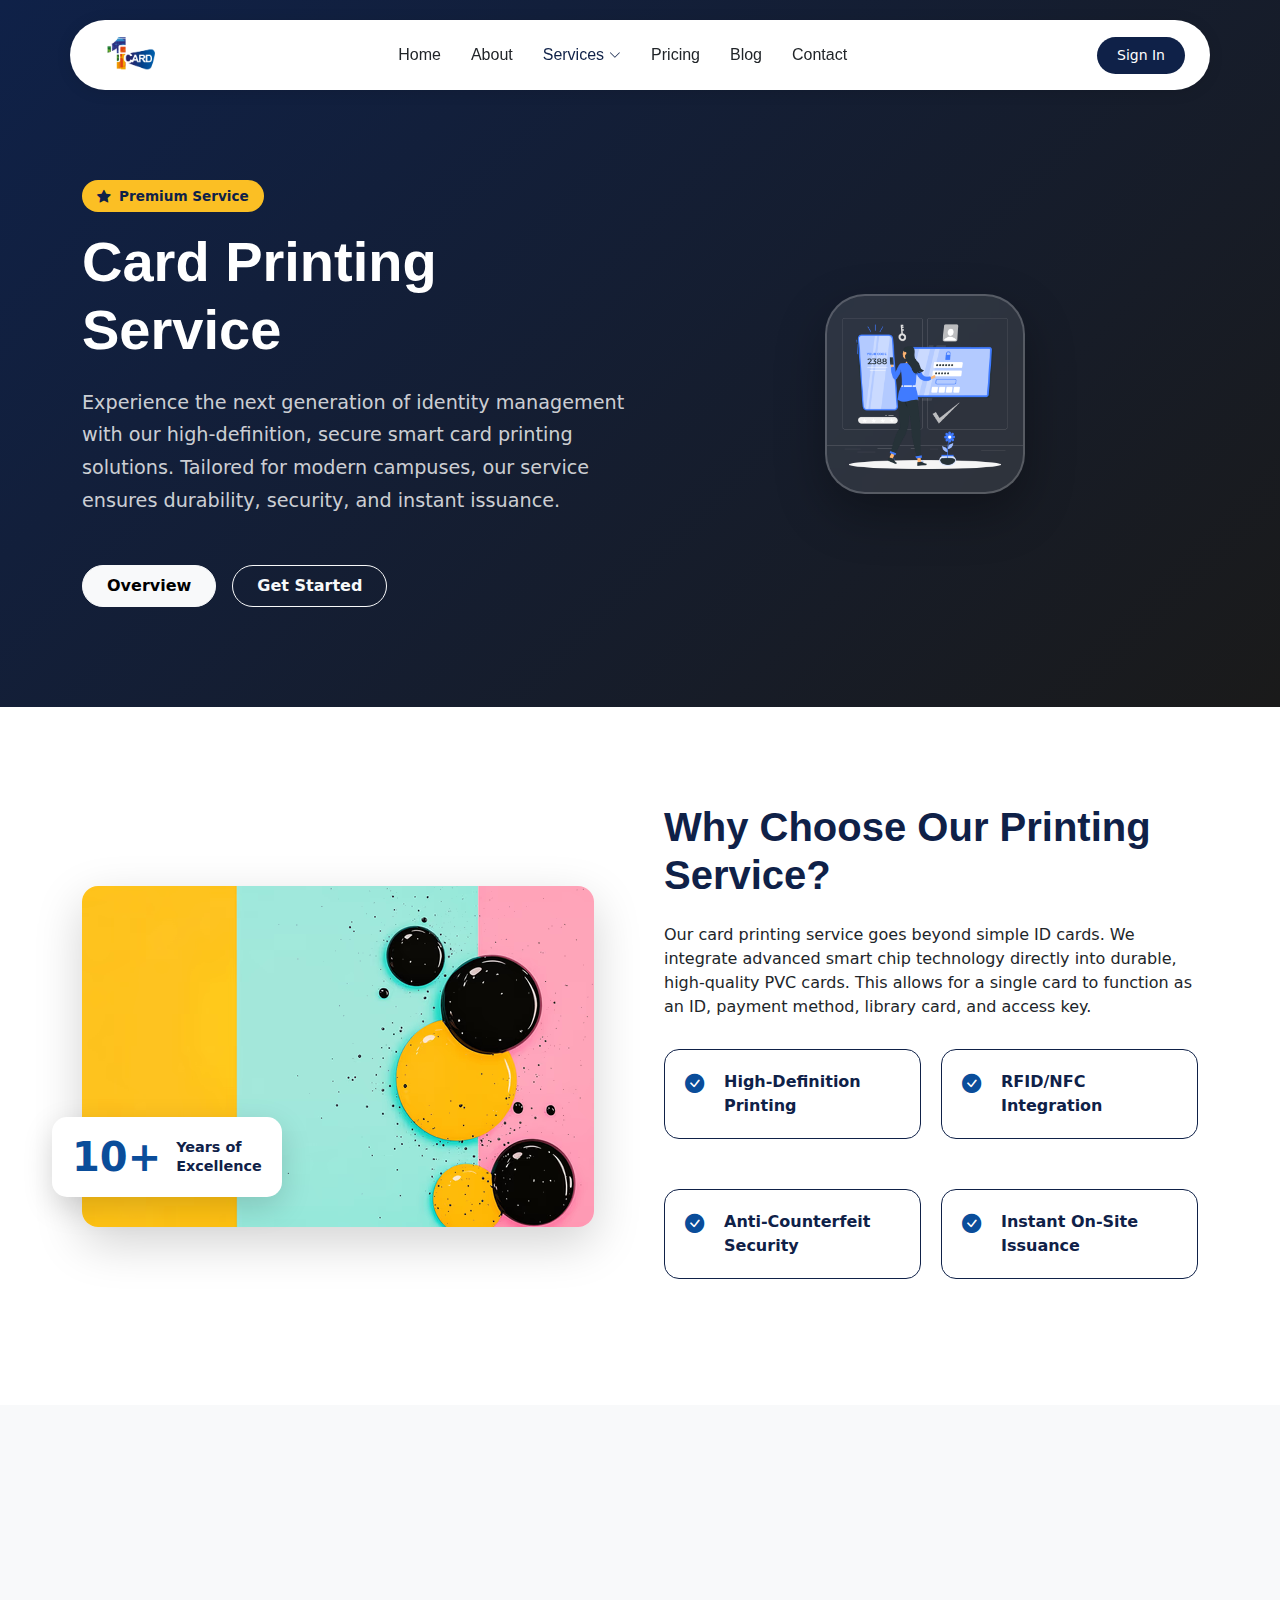
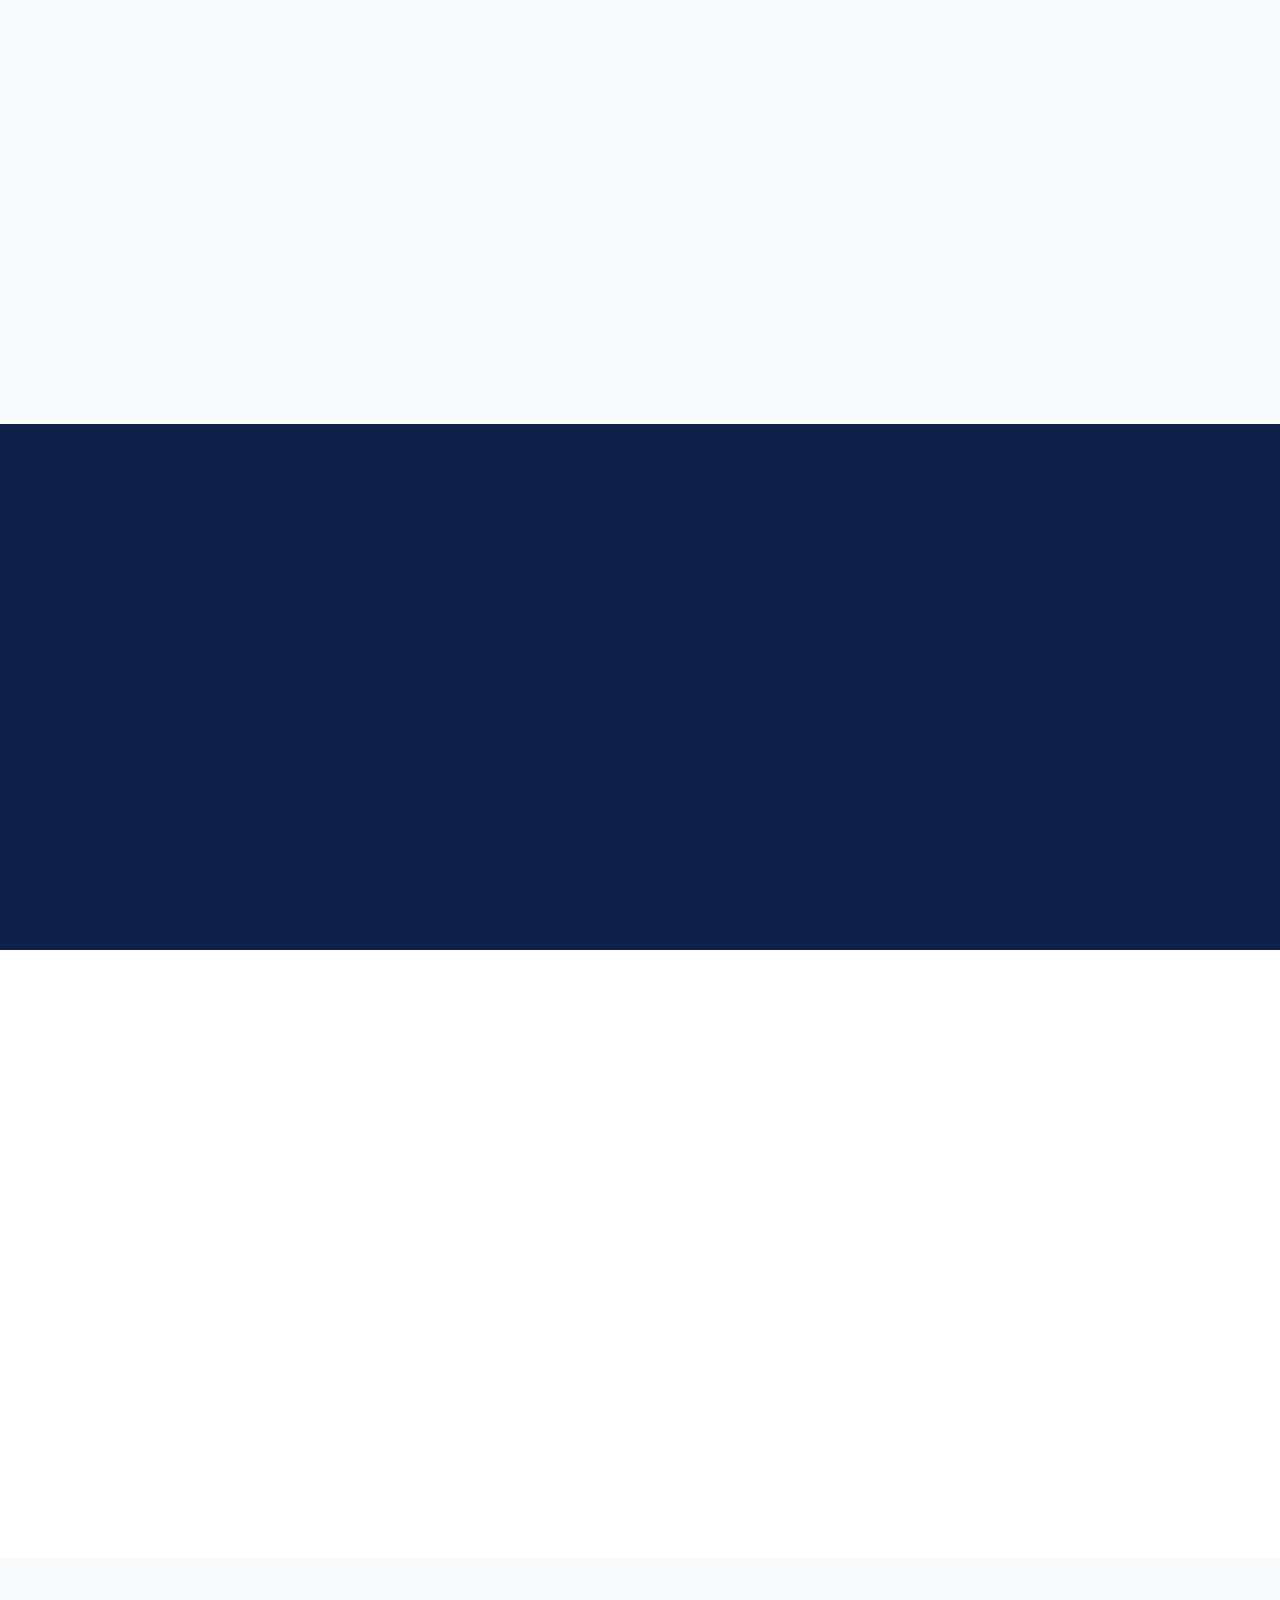
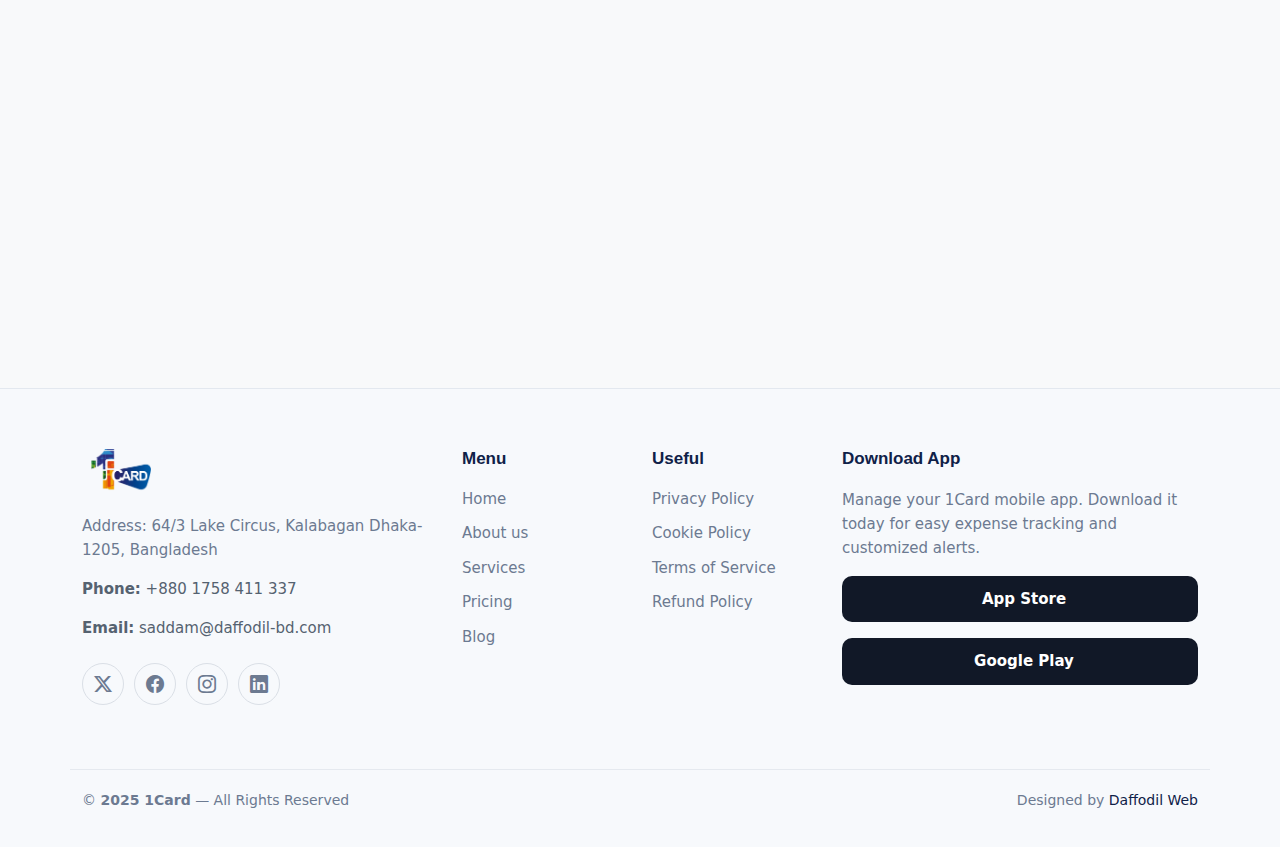
<file: service-details.html>
<!DOCTYPE html>
<html lang="en">

<head>
    <meta charset="utf-8">
    <meta content="width=device-width, initial-scale=1.0" name="viewport">
    <title>Service Details - 1Card</title>
    <meta name="description" content="Detailed information about our smart campus services.">
    <meta name="keywords" content="service details, 1card features, campus solutions">

    <!-- Favicons -->
    <link href="assets/img/logo.png" rel="icon">

    <!-- Vendor CSS Files -->
    <link href="assets/vendor/bootstrap/css/bootstrap.min.css" rel="stylesheet">
    <link href="assets/vendor/bootstrap-icons/bootstrap-icons.css" rel="stylesheet">
    <link href="assets/vendor/aos/aos.css" rel="stylesheet">

    <!-- Main CSS File -->
    <link href="assets/css/main.css" rel="stylesheet">
</head>

<body class="service-details-page">

    <header id="header" class="header d-flex align-items-center fixed-top">
        <div
            class="header-container container-fluid container-xl position-relative d-flex align-items-center justify-content-between">

            <a href="index.html" class="logo d-flex align-items-center me-auto me-xl-0">
                <img src="assets/img/logo.png" alt="">
            </a>

            <nav id="navmenu" class="navmenu">
                <ul>
                    <li><a href="index.html">Home</a></li>
                    <li><a href="about.html">About</a></li>
                    <!-- Dropdown Menu  -->
                    <li class="dropdown">
                        <a href="services.html" class="active"><span>Services</span> <i
                                class="bi bi-chevron-down toggle-dropdown"></i>
                        </a>
                        <ul>
                            <li><a href="service-details.html" class="active">Card Printing Service</a></li>
                            <li><a href="service-details.html">Tuition Fees Payment Service</a></li>
                            <li><a href="service-details.html">Canteen Management Service</a></li>
                            <li><a href="service-details.html">QR payment Service</a></li>
                            <li><a href="service-details.html">DPay-Service</a></li>
                            <li><a href="service-details.html">Recharge Service</a></li>
                            <li><a href="service-details.html">Event Management Service</a></li>
                            <li><a href="service-details.html">Entrance Exit Security Service</a></li>
                        </ul>
                    </li>
                    <li><a href="pricing.html">Pricing</a></li>
                    <li><a href="blog.html">Blog</a></li>
                    <li><a href="contact.html">Contact</a></li>
                </ul>
                <i class="mobile-nav-toggle d-xl-none bi bi-list"></i>
            </nav>

            <a class="btn-getstarted" href="index.html#about">Sign In</a>

        </div>
    </header>

    <main class="main">

        <!-- Service Details Hero -->
        <section class="service-details-hero">
            <div class="container position-relative" data-aos="fade-up">
                <div class="row align-items-center">
                    <div class="col-lg-6">
                        <div class="service-detail-badge mb-3">
                            <i class="bi bi-star-fill me-2"></i> Premium Service
                        </div>
                        <h1 class="text-white service-title mb-4">Card Printing Service</h1>
                        <p class="service-subtitle mb-5">
                            Experience the next generation of identity management with our high-definition, secure smart
                            card printing solutions.
                            Tailored for modern campuses, our service ensures durability, security, and instant
                            issuance.
                        </p>
                        <div class="d-flex gap-3">
                            <a href="#overview" class="btn btn-light rounded-pill px-4 py-2 fw-bold">Overview</a>
                            <a href="contact.html" class="btn btn-outline-light rounded-pill px-4 py-2 fw-bold">Get
                                Started</a>
                        </div>
                    </div>
                    <div class="col-lg-6 text-center mt-5 mt-lg-0">
                        <div class="service-hero-image-wrapper">
                            <!-- Placeholder for a service-specific hero image -->
                            <div class="service-icon-large">
                                <img src="assets/img/Asset 1 3.png" alt="">
                            </div>
                        </div>
                    </div>
                </div>
            </div>
        </section>

        <!-- Overview Section -->
        <section id="overview" class="service-overview-section">
            <div class="container" data-aos="fade-up">
                <div class="row align-items-center g-5">
                    <div class="col-lg-6 order-2 order-lg-1">
                        <div class="overview-image-box">
                            <img src="assets/img/HomePage/blog-img.avif" alt="Service Overview"
                                class="img-fluid rounded-4 shadow-lg">
                            <div class="experience-badge">
                                <span class="count">10+</span>
                                <span class="text">Years of<br>Excellence</span>
                            </div>
                        </div>
                    </div>
                    <div class="col-lg-6 order-1 order-lg-2">
                        <h2 class="section-heading mb-4">Why Choose Our Printing Service?</h2>
                        <p class="section-text mb-4">
                            Our card printing service goes beyond simple ID cards. We integrate advanced smart chip
                            technology directly into
                            durable, high-quality PVC cards. This allows for a single card to function as an ID, payment
                            method, library card,
                            and access key.
                        </p>
                        <div class="feature-list-grid">
                            <div class="feature-item">
                                <i class="bi bi-check-circle-fill"></i>
                                <span>High-Definition Printing</span>
                            </div>
                            <div class="feature-item">
                                <i class="bi bi-check-circle-fill"></i>
                                <span>RFID/NFC Integration</span>
                            </div>
                            <div class="feature-item">
                                <i class="bi bi-check-circle-fill"></i>
                                <span>Anti-Counterfeit Security</span>
                            </div>
                            <div class="feature-item">
                                <i class="bi bi-check-circle-fill"></i>
                                <span>Instant On-Site Issuance</span>
                            </div>
                        </div>
                    </div>
                </div>
            </div>
        </section>

        <!-- Key Benefits Section -->
        <section class="service-benefits-section bg-light">
            <div class="container" data-aos="fade-up">
                <div class="text-center mb-5">
                    <h2 class="section-heading">Key Benefits</h2>
                    <p class="section-subtitle-dark">Unlock the full potential of your campus infrastructure</p>
                </div>

                <div class="row g-4">
                    <div class="col-md-4">
                        <div class="benefit-card">
                            <div class="benefit-icon">
                                <i class="bi bi-shield-lock"></i>
                            </div>
                            <h4>Enhanced Security</h4>
                            <p>Prevent unauthorized access and identity theft with encrypted smart chips and holographic
                                overlays.</p>
                        </div>
                    </div>
                    <div class="col-md-4">
                        <div class="benefit-card">
                            <div class="benefit-icon">
                                <i class="bi bi-clock-history"></i>
                            </div>
                            <h4>Time Efficiency</h4>
                            <p>Reduce administrative workload with automated data syncing and instant card printing
                                capabilities.</p>
                        </div>
                    </div>
                    <div class="col-md-4">
                        <div class="benefit-card">
                            <div class="benefit-icon">
                                <i class="bi bi-wallet2"></i>
                            </div>
                            <h4>Cost Effective</h4>
                            <p>Lower long-term costs by consolidating multiple systems (library, canteen, transport)
                                into one durable card.</p>
                        </div>
                    </div>
                </div>
            </div>
        </section>

        <!-- How It Works / Process -->
        <section class="service-process-section">
            <div class="container" data-aos="fade-up">
                <div class="text-center mb-5">
                    <h2 class="section-heading text-white">How It Works</h2>
                    <p class="section-subtitle-light">A simple 3-step process to get started</p>
                </div>

                <div class="row position-relative process-row">
                    <div class="process-line"></div>

                    <div class="col-md-4 text-center process-step">
                        <div class="step-circle">1</div>
                        <h4 class="text-white mt-4">Design & Configure</h4>
                        <p class="text-white-50">Customize your card layout and select the smart features you need.</p>
                    </div>

                    <div class="col-md-4 text-center process-step">
                        <div class="step-circle">2</div>
                        <h4 class="text-white mt-4">Data Integration</h4>
                        <p class="text-white-50">Sync your student and staff database securely with our printing system.
                        </p>
                    </div>

                    <div class="col-md-4 text-center process-step">
                        <div class="step-circle">3</div>
                        <h4 class="text-white mt-4">Print & Issue</h4>
                        <p class="text-white-50">Instantly print cards on-site or order bulk batches for delivery.</p>
                    </div>
                </div>
            </div>
        </section>

        <!-- FAQ Section -->
        <section class="service-faq-section">
            <div class="container" data-aos="fade-up">
                <div class="row justify-content-center">
                    <div class="col-lg-8">
                        <div class="text-center mb-5">
                            <h2 class="section-heading">Frequently Asked Questions</h2>
                        </div>

                        <div class="accordion custom-accordion" id="serviceFaq">
                            <div class="accordion-item">
                                <h2 class="accordion-header">
                                    <button class="accordion-button" type="button" data-bs-toggle="collapse"
                                        data-bs-target="#faq1">
                                        What types of cards do you support?
                                    </button>
                                </h2>
                                <div id="faq1" class="accordion-collapse collapse show" data-bs-parent="#serviceFaq">
                                    <div class="accordion-body">
                                        We support a wide range of card types including PVC, PET, and composite cards
                                        with options for magnetic stripes, RFID (125kHz), and NFC (13.56MHz) chips.
                                    </div>
                                </div>
                            </div>

                            <div class="accordion-item">
                                <h2 class="accordion-header">
                                    <button class="accordion-button collapsed" type="button" data-bs-toggle="collapse"
                                        data-bs-target="#faq2">
                                        Can we design our own card layout?
                                    </button>
                                </h2>
                                <div id="faq2" class="accordion-collapse collapse" data-bs-parent="#serviceFaq">
                                    <div class="accordion-body">
                                        Absolutely! You can provide your own design or work with our design team to
                                        create a professional layout that matches your institution's branding.
                                    </div>
                                </div>
                            </div>

                            <div class="accordion-item">
                                <h2 class="accordion-header">
                                    <button class="accordion-button collapsed" type="button" data-bs-toggle="collapse"
                                        data-bs-target="#faq3">
                                        Is the data secure?
                                    </button>
                                </h2>
                                <div id="faq3" class="accordion-collapse collapse" data-bs-parent="#serviceFaq">
                                    <div class="accordion-body">
                                        Yes, data security is our top priority. All data transmission is encrypted, and
                                        we comply with international data privacy regulations to ensure your student and
                                        staff information is safe.
                                    </div>
                                </div>
                            </div>
                        </div>

                    </div>
                </div>
            </div>
        </section>

        <!-- CTA Section -->
        <section class="pricing-cta-section">
            <div class="container">
                <div class="cta-box" data-aos="zoom-in">
                    <div class="row align-items-center">
                        <div class="col-lg-8">
                            <h2 class="cta-title">Still Have Questions?</h2>
                            <p class="cta-text">Our team is here to help you choose the perfect plan for your
                                institution. Get in touch for a personalized consultation.</p>
                        </div>
                        <div class="col-lg-4 text-lg-end">
                            <a href="index.html#contact" class="btn btn-light btn-lg">Talk to Sales</a>
                        </div>
                    </div>
                </div>
            </div>
        </section>

    </main>

    <!-- Footer Section -->
    <footer id="footer" class="footer">

        <div class="container footer-top">
            <div class="row gy-5">

                <!-- About -->
                <div class="col-lg-4 col-md-6 footer-about">
                    <a href="index.html" class="logo d-flex align-items-center">
                        <img src="assets/img/logo.png" alt="">
                    </a>
                    <p class="footer-text">Address: 64/3 Lake Circus, Kalabagan Dhaka-1205, Bangladesh</p>
                    <p><strong>Phone:</strong> +880 1758 411 337</p>
                    <p><strong>Email:</strong> saddam@daffodil-bd.com</p>

                    <div class="social-links d-flex mt-4">
                        <a href="#"><i class="bi bi-twitter-x"></i></a>
                        <a href="#"><i class="bi bi-facebook"></i></a>
                        <a href="#"><i class="bi bi-instagram"></i></a>
                        <a href="#"><i class="bi bi-linkedin"></i></a>
                    </div>
                </div>

                <!-- Menu -->
                <div class="col-lg-2 col-md-3 footer-links">
                    <h4>Menu</h4>
                    <ul>
                        <li><a href="index.html">Home</a></li>
                        <li><a href="about.html">About us</a></li>
                        <li><a href="services.html">Services</a></li>
                        <li><a href="pricing.html">Pricing</a></li>
                        <li><a href="blog.html">Blog</a></li>
                    </ul>
                </div>

                <!-- Useful Links -->
                <div class="col-lg-2 col-md-3 footer-links">
                    <h4>Useful</h4>
                    <ul>
                        <li><a href="#">Privacy Policy</a></li>
                        <li><a href="#">Cookie Policy</a></li>
                        <li><a href="#">Terms of Service</a></li>
                        <li><a href="#">Refund Policy</a></li>
                    </ul>
                </div>

                <!-- Download App -->
                <div class="col-lg-4 col-md-6 footer-download">
                    <h4>Download App</h4>
                    <p class="footer-text">
                        Manage your 1Card mobile app. Download it today for easy expense tracking and customized alerts.
                    </p>

                    <div class="d-grid gap-3 mt-3 text-center">
                        <a href="#" class="download-btn">
                            <i class="ri-apple-fill me-2"></i> App Store
                        </a>
                        <a href="#" class="download-btn">
                            <i class="ri-google-play-fill me-2"></i> Google Play
                        </a>
                    </div>
                </div>

            </div>
        </div>

        <div class="container copyright text-center mt-4 d-flex justify-content-between">
            <p>© <strong class="sitename">2025 1Card</strong> — All Rights Reserved</p>
            <div class="credits"> Designed by <a href="#">Daffodil Web</a>
            </div>
        </div>

    </footer>

    <!-- Scroll Top -->
    <a href="#" id="scroll-top" class="scroll-top d-flex align-items-center justify-content-center"><i
            class="bi bi-arrow-up-short"></i></a>

    <!-- Vendor JS Files -->
    <script src="assets/vendor/bootstrap/js/bootstrap.bundle.min.js"></script>
    <script src="assets/vendor/aos/aos.js"></script>

    <!-- Main JS File -->
    <script src="assets/js/main.js"></script>

</body>

</html>
</file>
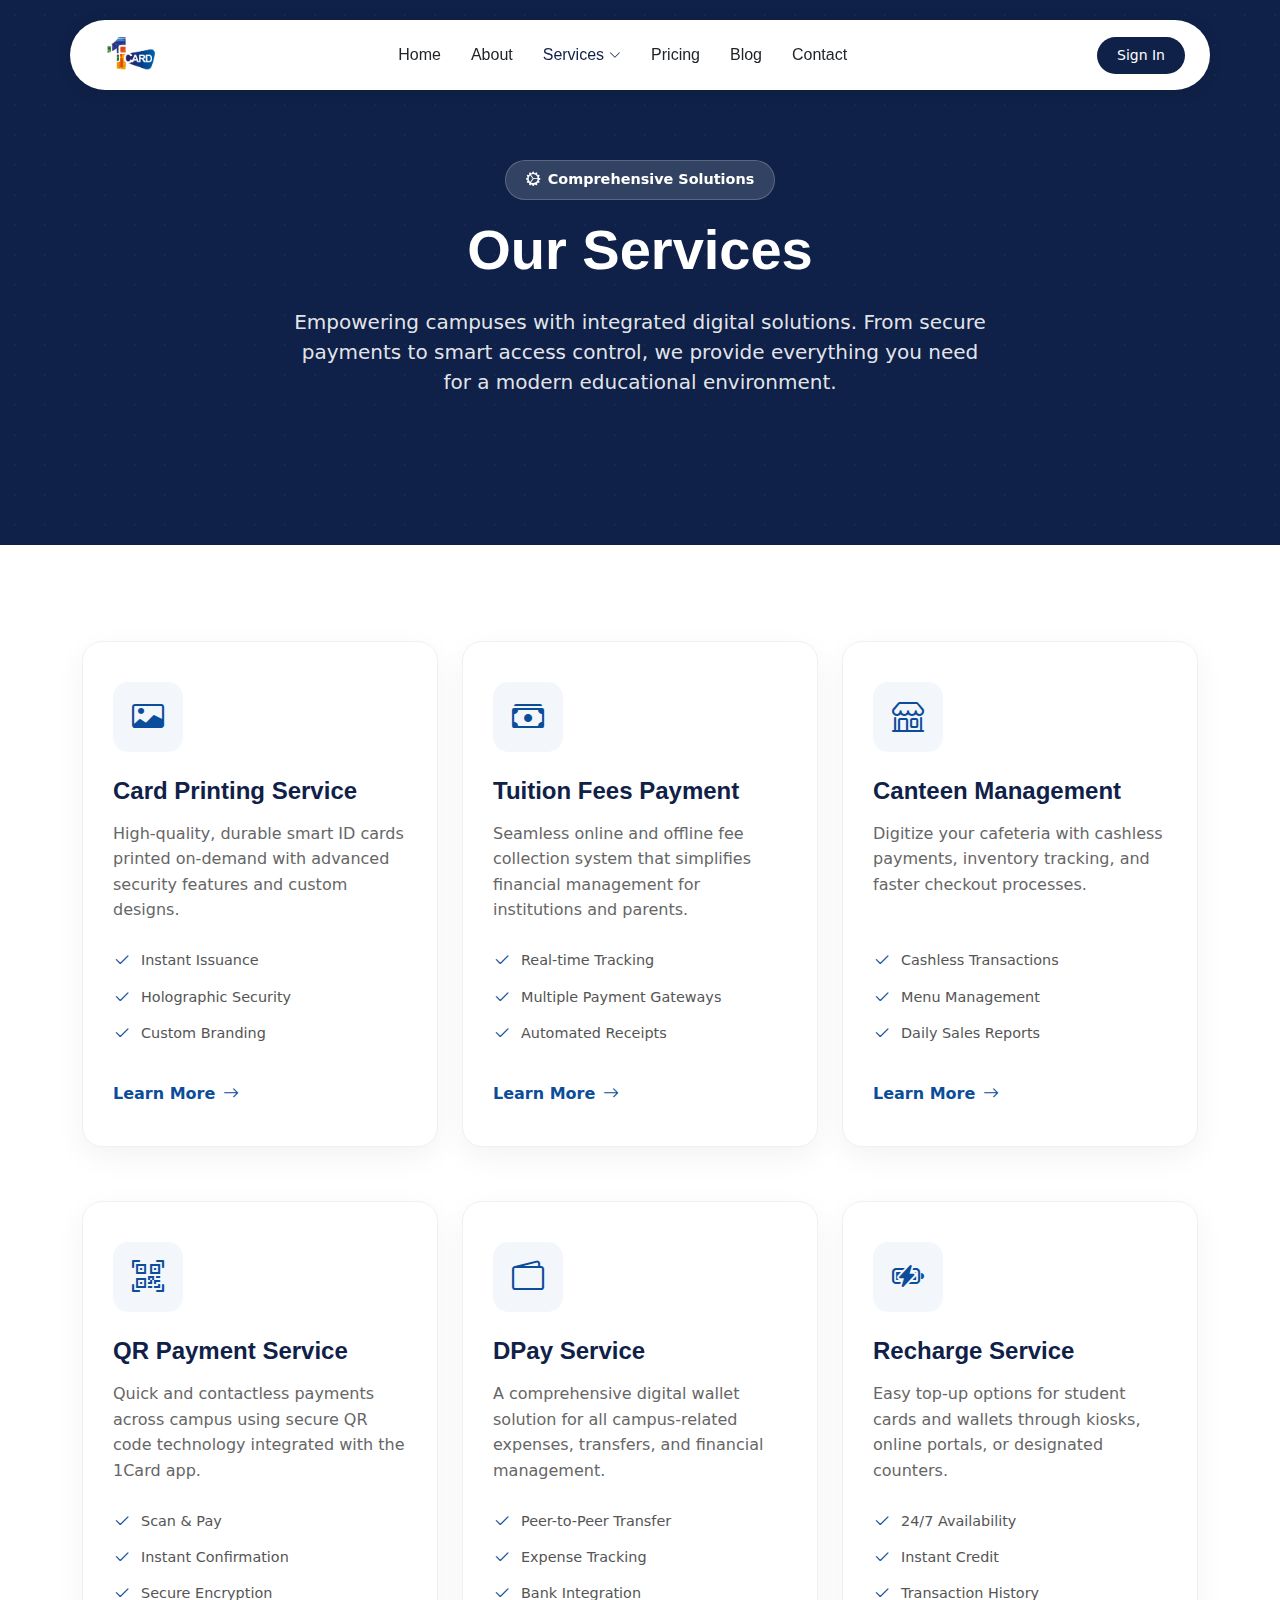
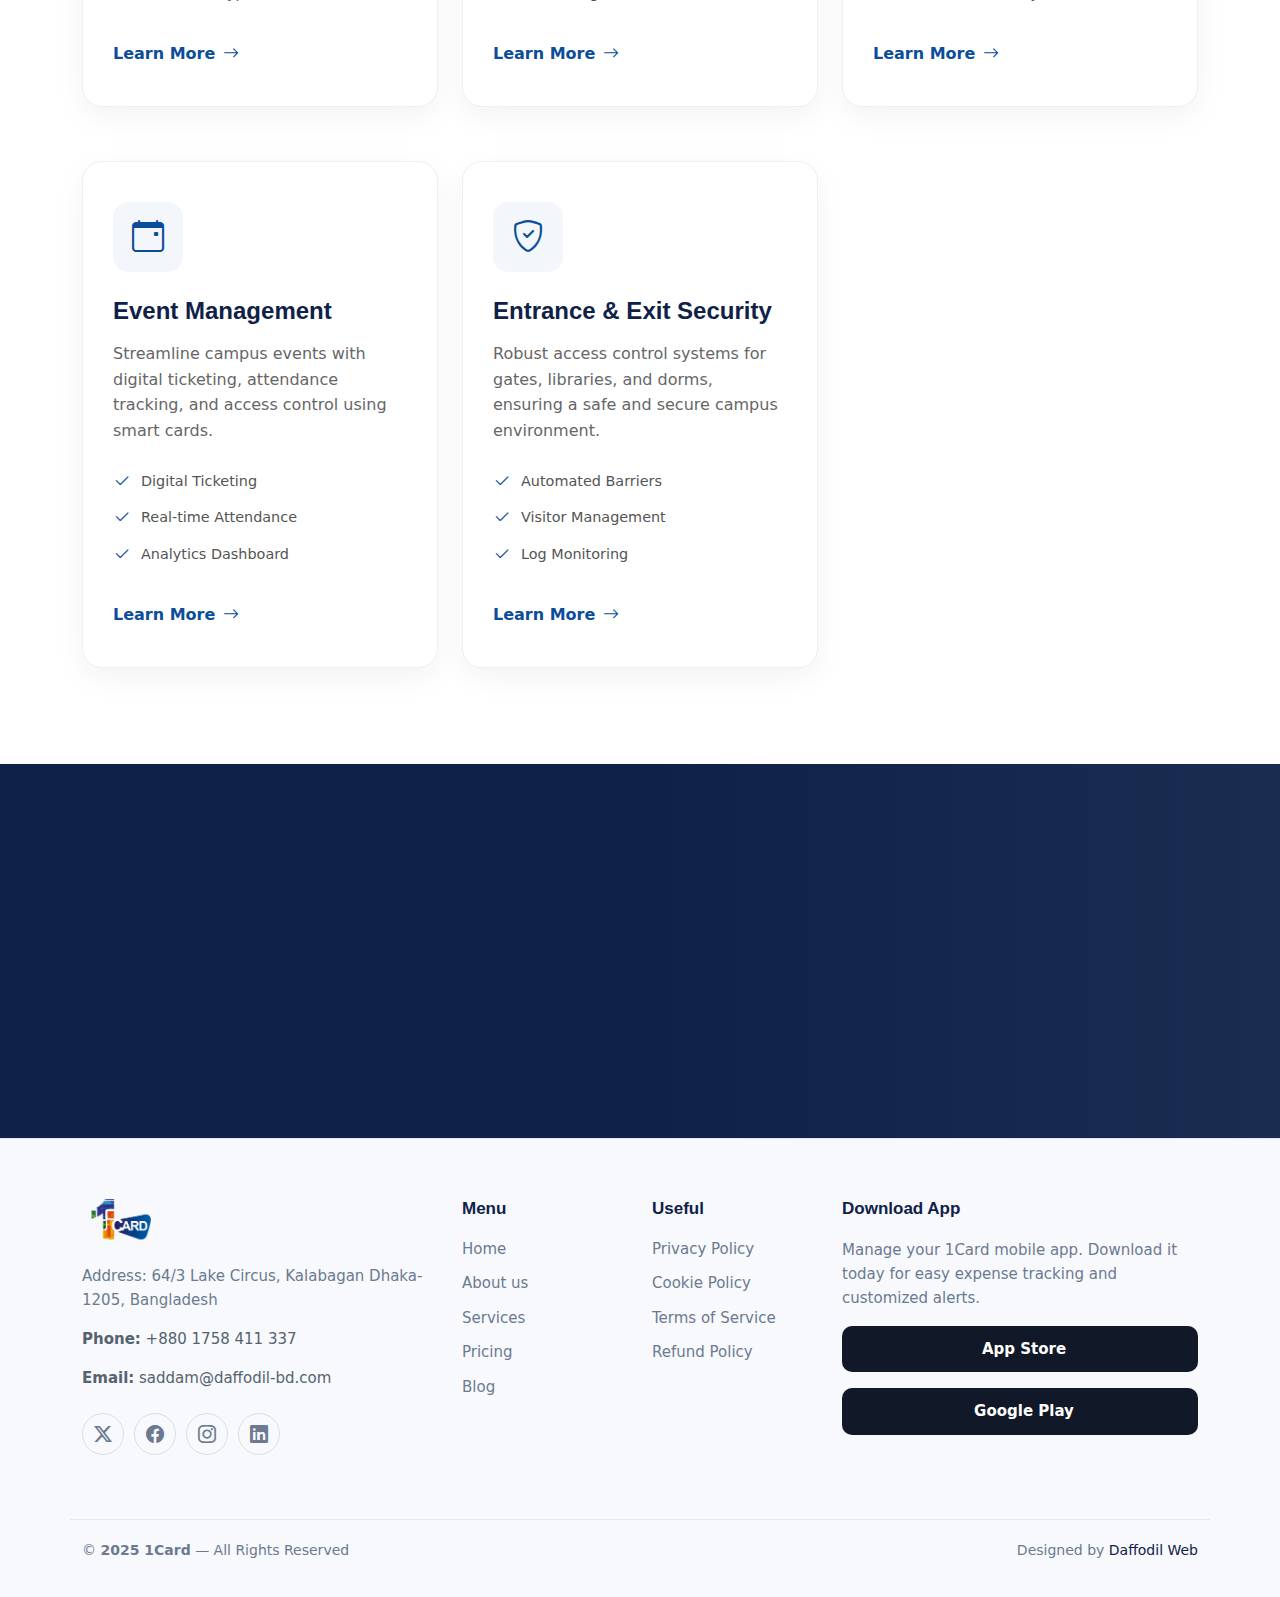
<file: services.html>
<!DOCTYPE html>
<html lang="en">

<head>
    <meta charset="utf-8">
    <meta content="width=device-width, initial-scale=1.0" name="viewport">
    <title>Our Services - 1Card</title>
    <meta name="description" content="Explore the comprehensive range of smart campus services offered by 1Card.">
    <meta name="keywords" content="campus services, smart card, tuition payment, canteen management, security">

    <!-- Favicons -->
    <link href="assets/img/logo.png" rel="icon">

    <!-- Vendor CSS Files -->
    <link href="assets/vendor/bootstrap/css/bootstrap.min.css" rel="stylesheet">
    <link href="assets/vendor/bootstrap-icons/bootstrap-icons.css" rel="stylesheet">
    <link href="assets/vendor/aos/aos.css" rel="stylesheet">

    <!-- Main CSS File -->
    <link href="assets/css/main.css" rel="stylesheet">
</head>

<body class="services-page">

    <header id="header" class="header d-flex align-items-center fixed-top">
        <div
            class="header-container container-fluid container-xl position-relative d-flex align-items-center justify-content-between">

            <a href="index.html" class="logo d-flex align-items-center me-auto me-xl-0">
                <img src="assets/img/logo.png" alt="">
            </a>

            <nav id="navmenu" class="navmenu">
                <ul>
                    <li><a href="index.html">Home</a></li>
                    <li><a href="about.html">About</a></li>
                    <!-- Dropdown Menu  -->
                    <li class="dropdown">
                        <a href="services.html" class="active"><span>Services</span> <i
                                class="bi bi-chevron-down toggle-dropdown"></i>
                        </a>
                        <ul>
                            <li><a href="service-details.html">Card Printing Service</a></li>
                            <li><a href="service-details.html">Tuition Fees Payment Service</a></li>
                            <li><a href="service-details.html">Canteen Management Service</a></li>
                            <li><a href="service-details.html">QR payment Service</a></li>
                            <li><a href="service-details.html">DPay-Service</a></li>
                            <li><a href="service-details.html">Recharge Service</a></li>
                            <li><a href="service-details.html">Event Management Service</a></li>
                            <li><a href="service-details.html">Entrance Exit Security Service</a></li>
                        </ul>
                    </li>
                    <li><a href="pricing.html">Pricing</a></li>
                    <li><a href="blog.html">Blog</a></li>
                    <li><a href="contact.html">Contact</a></li>
                </ul>
                <i class="mobile-nav-toggle d-xl-none bi bi-list"></i>
            </nav>

            <a class="btn-getstarted" href="index.html#about">Sign In</a>

        </div>
    </header>

    <main class="main">

        <!-- Services Hero Section -->
        <section class="services-hero-section">
            <div class="container position-relative" data-aos="fade-up">
                <div class="row justify-content-center text-center">
                    <div class="col-lg-8">
                        <div class="service-badge mb-3">
                            <i class="bi bi-gear-wide-connected me-2"></i>
                            Comprehensive Solutions
                        </div>
                        <h1 class="text-white services-hero-title mb-4">Our Services</h1>
                        <p class="services-hero-subtitle mb-5">
                            Empowering campuses with integrated digital solutions. From secure payments to smart access
                            control,
                            we provide everything you need for a modern educational environment.
                        </p>
                    </div>
                </div>
            </div>
        </section>

        <!-- Services Grid Section -->
        <section class="services-grid-section">
            <div class="container" data-aos="fade-up">
                <div class="row g-4">

                    <!-- Service 1 -->
                    <div class="col-lg-4 col-md-6">
                        <div class="service-card-large h-100">
                            <div class="service-icon-box">
                                <i class="bi bi-card-image"></i>
                            </div>
                            <h3>Card Printing Service</h3>
                            <p>High-quality, durable smart ID cards printed on-demand with advanced security features
                                and custom designs.</p>
                            <ul class="service-features-list">
                                <li><i class="bi bi-check2"></i> Instant Issuance</li>
                                <li><i class="bi bi-check2"></i> Holographic Security</li>
                                <li><i class="bi bi-check2"></i> Custom Branding</li>
                            </ul>
                            <a href="service-details.html" class="btn-service-link">Learn More <i
                                    class="bi bi-arrow-right"></i></a>
                        </div>
                    </div>

                    <!-- Service 2 -->
                    <div class="col-lg-4 col-md-6">
                        <div class="service-card-large h-100">
                            <div class="service-icon-box">
                                <i class="bi bi-cash-stack"></i>
                            </div>
                            <h3>Tuition Fees Payment</h3>
                            <p>Seamless online and offline fee collection system that simplifies financial management
                                for institutions and parents.</p>
                            <ul class="service-features-list">
                                <li><i class="bi bi-check2"></i> Real-time Tracking</li>
                                <li><i class="bi bi-check2"></i> Multiple Payment Gateways</li>
                                <li><i class="bi bi-check2"></i> Automated Receipts</li>
                            </ul>
                            <a href="service-details.html" class="btn-service-link">Learn More <i
                                    class="bi bi-arrow-right"></i></a>
                        </div>
                    </div>

                    <!-- Service 3 -->
                    <div class="col-lg-4 col-md-6">
                        <div class="service-card-large h-100">
                            <div class="service-icon-box">
                                <i class="bi bi-shop"></i>
                            </div>
                            <h3>Canteen Management</h3>
                            <p>Digitize your cafeteria with cashless payments, inventory tracking, and faster checkout
                                processes.</p>
                            <ul class="service-features-list">
                                <li><i class="bi bi-check2"></i> Cashless Transactions</li>
                                <li><i class="bi bi-check2"></i> Menu Management</li>
                                <li><i class="bi bi-check2"></i> Daily Sales Reports</li>
                            </ul>
                            <a href="service-details.html" class="btn-service-link">Learn More <i
                                    class="bi bi-arrow-right"></i></a>
                        </div>
                    </div>

                    <!-- Service 4 -->
                    <div class="col-lg-4 col-md-6">
                        <div class="service-card-large h-100">
                            <div class="service-icon-box">
                                <i class="bi bi-qr-code-scan"></i>
                            </div>
                            <h3>QR Payment Service</h3>
                            <p>Quick and contactless payments across campus using secure QR code technology integrated
                                with the 1Card app.</p>
                            <ul class="service-features-list">
                                <li><i class="bi bi-check2"></i> Scan & Pay</li>
                                <li><i class="bi bi-check2"></i> Instant Confirmation</li>
                                <li><i class="bi bi-check2"></i> Secure Encryption</li>
                            </ul>
                            <a href="service-details.html" class="btn-service-link">Learn More <i
                                    class="bi bi-arrow-right"></i></a>
                        </div>
                    </div>

                    <!-- Service 5 -->
                    <div class="col-lg-4 col-md-6">
                        <div class="service-card-large h-100">
                            <div class="service-icon-box">
                                <i class="bi bi-wallet2"></i>
                            </div>
                            <h3>DPay Service</h3>
                            <p>A comprehensive digital wallet solution for all campus-related expenses, transfers, and
                                financial management.</p>
                            <ul class="service-features-list">
                                <li><i class="bi bi-check2"></i> Peer-to-Peer Transfer</li>
                                <li><i class="bi bi-check2"></i> Expense Tracking</li>
                                <li><i class="bi bi-check2"></i> Bank Integration</li>
                            </ul>
                            <a href="service-details.html" class="btn-service-link">Learn More <i
                                    class="bi bi-arrow-right"></i></a>
                        </div>
                    </div>

                    <!-- Service 6 -->
                    <div class="col-lg-4 col-md-6">
                        <div class="service-card-large h-100">
                            <div class="service-icon-box">
                                <i class="bi bi-battery-charging"></i>
                            </div>
                            <h3>Recharge Service</h3>
                            <p>Easy top-up options for student cards and wallets through kiosks, online portals, or
                                designated counters.</p>
                            <ul class="service-features-list">
                                <li><i class="bi bi-check2"></i> 24/7 Availability</li>
                                <li><i class="bi bi-check2"></i> Instant Credit</li>
                                <li><i class="bi bi-check2"></i> Transaction History</li>
                            </ul>
                            <a href="service-details.html" class="btn-service-link">Learn More <i
                                    class="bi bi-arrow-right"></i></a>
                        </div>
                    </div>

                    <!-- Service 7 -->
                    <div class="col-lg-4 col-md-6">
                        <div class="service-card-large h-100">
                            <div class="service-icon-box">
                                <i class="bi bi-calendar-event"></i>
                            </div>
                            <h3>Event Management</h3>
                            <p>Streamline campus events with digital ticketing, attendance tracking, and access control
                                using smart cards.</p>
                            <ul class="service-features-list">
                                <li><i class="bi bi-check2"></i> Digital Ticketing</li>
                                <li><i class="bi bi-check2"></i> Real-time Attendance</li>
                                <li><i class="bi bi-check2"></i> Analytics Dashboard</li>
                            </ul>
                            <a href="service-details.html" class="btn-service-link">Learn More <i
                                    class="bi bi-arrow-right"></i></a>
                        </div>
                    </div>

                    <!-- Service 8 -->
                    <div class="col-lg-4 col-md-6">
                        <div class="service-card-large h-100">
                            <div class="service-icon-box">
                                <i class="bi bi-shield-check"></i>
                            </div>
                            <h3>Entrance & Exit Security</h3>
                            <p>Robust access control systems for gates, libraries, and dorms, ensuring a safe and secure
                                campus environment.</p>
                            <ul class="service-features-list">
                                <li><i class="bi bi-check2"></i> Automated Barriers</li>
                                <li><i class="bi bi-check2"></i> Visitor Management</li>
                                <li><i class="bi bi-check2"></i> Log Monitoring</li>
                            </ul>
                            <a href="service-details.html" class="btn-service-link">Learn More <i
                                    class="bi bi-arrow-right"></i></a>
                        </div>
                    </div>

                </div>
            </div>
        </section>

        <!-- CTA Section -->
        <section class="services-cta-section">
            <div class="container" data-aos="fade-up">
                <div class="cta-content text-center">
                    <h2 class="text-white mb-2 fw-bold">Ready to Transform Your Campus?</h2>
                    <p class="text-white-50 mb-5 fs-5">Join hundreds of institutions that trust 1Card for their daily
                        operations.</p>
                    <div class="d-flex justify-content-center gap-3">
                        <a href="contact.html" class="btn btn-light rounded-pill px-5 py-3 fw-bold">Contact Sales</a>
                        <a href="pricing.html" class="btn btn-outline-light rounded-pill px-5 py-3 fw-bold">View
                            Pricing</a>
                    </div>
                </div>
            </div>
        </section>

    </main>

    <!-- Footer Section -->
    <footer id="footer" class="footer">

        <div class="container footer-top">
            <div class="row gy-5">

                <!-- About -->
                <div class="col-lg-4 col-md-6 footer-about">
                    <a href="index.html" class="logo d-flex align-items-center">
                        <img src="assets/img/logo.png" alt="">
                    </a>
                    <p class="footer-text">Address: 64/3 Lake Circus, Kalabagan Dhaka-1205, Bangladesh</p>
                    <p><strong>Phone:</strong> +880 1758 411 337</p>
                    <p><strong>Email:</strong> saddam@daffodil-bd.com</p>

                    <div class="social-links d-flex mt-4">
                        <a href="#"><i class="bi bi-twitter-x"></i></a>
                        <a href="#"><i class="bi bi-facebook"></i></a>
                        <a href="#"><i class="bi bi-instagram"></i></a>
                        <a href="#"><i class="bi bi-linkedin"></i></a>
                    </div>
                </div>

                <!-- Menu -->
                <div class="col-lg-2 col-md-3 footer-links">
                    <h4>Menu</h4>
                    <ul>
                        <li><a href="index.html">Home</a></li>
                        <li><a href="about.html">About us</a></li>
                        <li><a href="services.html">Services</a></li>
                        <li><a href="pricing.html">Pricing</a></li>
                        <li><a href="blog.html">Blog</a></li>
                    </ul>
                </div>

                <!-- Useful Links -->
                <div class="col-lg-2 col-md-3 footer-links">
                    <h4>Useful</h4>
                    <ul>
                        <li><a href="#">Privacy Policy</a></li>
                        <li><a href="#">Cookie Policy</a></li>
                        <li><a href="#">Terms of Service</a></li>
                        <li><a href="#">Refund Policy</a></li>
                    </ul>
                </div>

                <!-- Download App -->
                <div class="col-lg-4 col-md-6 footer-download">
                    <h4>Download App</h4>
                    <p class="footer-text">
                        Manage your 1Card mobile app. Download it today for easy expense tracking and customized alerts.
                    </p>

                    <div class="d-grid gap-3 mt-3 text-center">
                        <a href="#" class="download-btn">
                            <i class="ri-apple-fill me-2"></i> App Store
                        </a>
                        <a href="#" class="download-btn">
                            <i class="ri-google-play-fill me-2"></i> Google Play
                        </a>
                    </div>
                </div>

            </div>
        </div>

        <div class="container copyright text-center mt-4 d-flex justify-content-between">
            <p>© <strong class="sitename">2025 1Card</strong> — All Rights Reserved</p>
            <div class="credits"> Designed by <a href="#">Daffodil Web</a>
            </div>
        </div>

    </footer>

    <!-- Scroll Top -->
    <a href="#" id="scroll-top" class="scroll-top d-flex align-items-center justify-content-center"><i
            class="bi bi-arrow-up-short"></i></a>

    <!-- Vendor JS Files -->
    <script src="assets/vendor/bootstrap/js/bootstrap.bundle.min.js"></script>
    <script src="assets/vendor/aos/aos.js"></script>

    <!-- Main JS File -->
    <script src="assets/js/main.js"></script>

</body>

</html>
</file>
<file: assets/css/main.css>
/* Global Overflow Prevention */
html {
  max-width: 100%;
}

body {
  overflow-x: clip;
  max-width: 100%;
}

*,
*::before,
*::after {
  box-sizing: border-box;
}

img,
video,
iframe,
embed,
object {
  max-width: 100%;
  height: auto;
}


:root {
  --default-font: "Roboto", system-ui, -apple-system, "Segoe UI", Roboto, "Helvetica Neue", Arial, "Noto Sans", "Liberation Sans", sans-serif, "Apple Color Emoji", "Segoe UI Emoji", "Segoe UI Symbol", "Noto Color Emoji";
  --heading-font: "Nunito", sans-serif;
  --nav-font: "Inter", sans-serif;
}

/* Global Colors -  */
:root {
  --background-color: #ffffff;
  --default-color: #212529;
  --heading-color: #2d465e;
  --accent-color: #0f2148;
  --surface-color: #ffffff;
  --contrast-color: #ffffff;
  --bs-font-sans-serif: "Inter", sans-serif;
  --brand-blue: #0a4d9a;
  --brand-blue-dark: #0f2148;
  --brand-yellow: #fbbf24;
  --bs-primary: var(--brand-blue);
  --bs-primary-rgb: 10, 77, 154;
  --bs-dark: var(--brand-blue-dark);
  --bs-dark-rgb: 15, 33, 72;
}

:root {
  --nav-color: #212529;
  --nav-hover-color: #0f2148;
  --nav-mobile-background-color: #ffffff;
  --nav-dropdown-background-color: #ffffff;
  --nav-dropdown-color: #212529;
  --nav-dropdown-hover-color: #0f2148;
}


/* Smooth scroll */
:root {
  scroll-behavior: smooth;
}

/*--------------------------------------------------------------
# General Styling & Shared Classes
--------------------------------------------------------------*/
body {
  color: var(--default-color);
  background-color: var(--background-color);
  font-family: var(--default-font);
}

a {
  color: var(--accent-color);
  text-decoration: none;
  transition: 0.3s;
}

a:hover {
  color: color-mix(in srgb, var(--accent-color), transparent 25%);
  text-decoration: none;
}

h1,
h2,
h3,
h4,
h5,
h6 {
  color: var(--heading-color);
  font-family: var(--heading-font);
}

/* PHP Email Form Messages
------------------------------*/
.php-email-form .error-message {
  display: none;
  background: #df1529;
  color: #ffffff;
  text-align: left;
  padding: 15px;
  margin-bottom: 24px;
  font-weight: 600;
}

.php-email-form .sent-message {
  display: none;
  color: #ffffff;
  background: #059652;
  text-align: center;
  padding: 15px;
  margin-bottom: 24px;
  font-weight: 600;
}

.php-email-form .loading {
  display: none;
  background: var(--surface-color);
  text-align: center;
  padding: 15px;
  margin-bottom: 24px;
}

.php-email-form .loading:before {
  content: "";
  display: inline-block;
  border-radius: 50%;
  width: 24px;
  height: 24px;
  margin: 0 10px -6px 0;
  border: 3px solid var(--accent-color);
  border-top-color: var(--surface-color);
  animation: php-email-form-loading 1s linear infinite;
}

@keyframes php-email-form-loading {
  0% {
    transform: rotate(0deg);
  }

  100% {
    transform: rotate(360deg);
  }
}

/*--------------------------------------------------------------
# Global Header
--------------------------------------------------------------*/
.header {
  --background-color: rgba(255, 255, 255, 0);
  color: var(--default-color);
  background-color: var(--background-color);
  padding: 20px 0;
  transition: all 0.5s;
  z-index: 997;
}

.header .header-container {
  background: var(--surface-color);
  border-radius: 50px;
  padding: 5px 25px;
  box-shadow: 0px 2px 15px rgba(0, 0, 0, 0.1);
}

.scrolled .header .header-container {
  background: color-mix(in srgb, var(--surface-color), transparent 5%);
}

.header .logo {
  line-height: 1;
  padding-left: 5px;
}

.header .logo img {
  max-height: 36px;
  margin-right: 8px;
}

.header .logo h1 {
  font-size: 24px;
  margin: 0;
  font-weight: 500;
  color: var(--heading-color);
}

.header .btn-getstarted,
.header .btn-getstarted:focus {
  color: var(--contrast-color);
  background: var(--accent-color);
  font-size: 14px;
  padding: 8px 20px;
  margin: 0 0 0 30px;
  border-radius: 50px;
  transition: 0.3s;
}

.header .btn-getstarted:hover,
.header .btn-getstarted:focus:hover {
  color: var(--contrast-color);
  background: color-mix(in srgb, var(--accent-color), transparent 15%);
}

@media (max-width: 1200px) {
  .header {
    padding-top: 10px;
  }

  .header .header-container {
    margin-left: 5px;
    margin-right: 5px;
    padding: 10px 5px 10px 10px;
  }

  .header .logo {
    order: 1;
  }

  .header .btn-getstarted {
    order: 2;
    margin: 0 5px 0 0;
    padding: 6px 12px;
    font-size: 13px;
  }

  .header .navmenu {
    order: 3;
  }
}


/*--------------------------------------------------------------
# Navigation Menu
--------------------------------------------------------------*/
/* Navmenu - Desktop */
@media (min-width: 1200px) {
  .navmenu {
    padding: 0;
  }

  .navmenu ul {
    margin: 0;
    padding: 0;
    display: flex;
    list-style: none;
    align-items: center;
  }

  .navmenu li {
    position: relative;
  }

  .navmenu a,
  .navmenu a:focus {
    color: var(--nav-color);
    padding: 18px 15px;
    font-size: 16px;
    font-family: var(--nav-font);
    font-weight: 400;
    display: flex;
    align-items: center;
    justify-content: space-between;
    white-space: nowrap;
    transition: 0.3s;
  }

  .navmenu a i,
  .navmenu a:focus i {
    font-size: 12px;
    line-height: 0;
    margin-left: 5px;
    transition: 0.3s;
  }

  .navmenu li:last-child a {
    padding-right: 0;
  }

  .navmenu li:hover>a,
  .navmenu .active,
  .navmenu .active:focus {
    color: var(--nav-hover-color);
  }

  .navmenu .dropdown ul {
    margin: 0;
    padding: 10px 0;
    background: var(--nav-dropdown-background-color);
    display: block;
    position: absolute;
    visibility: hidden;
    left: 14px;
    top: 130%;
    opacity: 0;
    transition: 0.3s;
    border-radius: 4px;
    z-index: 99;
    box-shadow: 0px 0px 30px rgba(0, 0, 0, 0.1);
  }

  .navmenu .dropdown ul li {
    min-width: 200px;
  }

  .navmenu .dropdown ul a {
    padding: 10px 20px;
    font-size: 15px;
    text-transform: none;
    color: var(--nav-dropdown-color);
  }

  .navmenu .dropdown ul a i {
    font-size: 12px;
  }

  .navmenu .dropdown ul a:hover,
  .navmenu .dropdown ul .active:hover,
  .navmenu .dropdown ul li:hover>a {
    color: var(--nav-dropdown-hover-color);
  }

  .navmenu .dropdown:hover>ul {
    opacity: 1;
    top: 100%;
    visibility: visible;
  }

  .navmenu .dropdown .dropdown ul {
    top: 0;
    left: -90%;
    visibility: hidden;
  }

  .navmenu .dropdown .dropdown:hover>ul {
    opacity: 1;
    top: 0;
    left: -100%;
    visibility: visible;
  }
}

/* Navmenu - Mobile */
@media (max-width: 1199px) {
  .mobile-nav-toggle {
    color: var(--nav-color);
    font-size: 28px;
    line-height: 0;
    margin-right: 10px;
    cursor: pointer;
    transition: color 0.3s;
  }

  .navmenu {
    padding: 0;
    z-index: 9997;
  }

  .navmenu ul {
    display: none;
    list-style: none;
    position: absolute;
    inset: 60px 20px 20px 20px;
    padding: 10px 0;
    margin: 0;
    border-radius: 6px;
    background-color: var(--nav-mobile-background-color);
    overflow-y: auto;
    transition: 0.3s;
    z-index: 9998;
    box-shadow: 0px 0px 30px rgba(0, 0, 0, 0.1);
  }

  .navmenu a,
  .navmenu a:focus {
    color: var(--nav-dropdown-color);
    padding: 10px 20px;
    font-family: var(--nav-font);
    font-size: 17px;
    font-weight: 500;
    display: flex;
    align-items: center;
    justify-content: space-between;
    white-space: nowrap;
    transition: 0.3s;
  }

  .navmenu a i,
  .navmenu a:focus i {
    font-size: 12px;
    line-height: 0;
    margin-left: 5px;
    width: 30px;
    height: 30px;
    display: flex;
    align-items: center;
    justify-content: center;
    border-radius: 50%;
    transition: 0.3s;
    background-color: color-mix(in srgb, var(--accent-color), transparent 90%);
  }

  .navmenu a i:hover,
  .navmenu a:focus i:hover {
    background-color: var(--accent-color);
    color: var(--contrast-color);
  }

  .navmenu a:hover,
  .navmenu .active,
  .navmenu .active:focus {
    color: var(--nav-dropdown-hover-color);
  }

  .navmenu .active i,
  .navmenu .active:focus i {
    background-color: var(--accent-color);
    color: var(--contrast-color);
    transform: rotate(180deg);
  }

  .navmenu .dropdown ul {
    position: static;
    display: none;
    z-index: 99;
    padding: 10px 0;
    margin: 10px 20px;
    background-color: var(--nav-dropdown-background-color);
    border: 1px solid color-mix(in srgb, var(--default-color), transparent 90%);
    box-shadow: none;
    transition: all 0.5s ease-in-out;
  }

  .navmenu .dropdown ul ul {
    background-color: rgba(33, 37, 41, 0.1);
  }

  .navmenu .dropdown>.dropdown-active {
    display: block;
    background-color: rgba(33, 37, 41, 0.03);
  }

  .mobile-nav-active {
    overflow: hidden;
  }

  .mobile-nav-active .mobile-nav-toggle {
    color: #fff;
    position: absolute;
    font-size: 32px;
    top: 15px;
    right: 15px;
    margin-right: 0;
    z-index: 9999;
  }

  .mobile-nav-active .navmenu {
    position: fixed;
    overflow: hidden;
    inset: 0;
    background: rgba(33, 37, 41, 0.8);
    transition: 0.3s;
  }

  .mobile-nav-active .navmenu>ul {
    display: block;
  }
}

/*--------------------------------------------------------------
# Footer
--------------------------------------------------------------*/
.footer {
  background: #f7f9fc;
  padding: 60px 0 20px;
  font-size: 15px;
  color: #556270;
  border-top: 1px solid #e3e8ef;
}

/* Footer Top */
.footer-top {
  padding-bottom: 40px;
}

/* About Section */
.footer-about .logo img {
  max-height: 45px;
  margin-bottom: 20px;
}

.footer-text {
  color: #6c7a91;
  line-height: 1.6;
}

/* Social Icons */
.footer .social-links a {
  width: 42px;
  height: 42px;
  border-radius: 50%;
  border: 1px solid #dadfe6;
  color: #6c7a91;
  margin-right: 10px;
  font-size: 18px;
  display: flex;
  justify-content: center;
  align-items: center;
  transition: 0.3s ease;
}

.footer .social-links a:hover {
  background: var(--brand-blue-dark);
  color: #fff;
  border-color: var(--brand-blue-dark);
  transform: translateY(-3px);
}

/* Section Titles */
.footer h4 {
  font-size: 17px;
  font-weight: 700;
  color: var(--brand-blue-dark);
  margin-bottom: 18px;
  position: relative;
}

/* Links List */
.footer-links ul {
  padding: 0;
  margin: 0;
  list-style: none;
}

.footer-links ul li {
  margin-bottom: 12px;
}

.footer-links ul a {
  color: #6c7a91;
  transition: 0.3s ease;
}

.footer-links ul a:hover {
  color: var(--brand-blue-dark);
  padding-left: 3px;
}

/* Download Buttons */
.download-btn {
  background: #111827;
  color: #fff !important;
  padding: 12px 18px;
  border-radius: 10px;
  display: inline-flex;
  align-items: center;
  justify-content: center;
  /* ✅ Center text horizontally */
  font-weight: 600;
  transition: 0.3s ease;
  text-decoration: none;
  width: 100%;
  /* Optional: makes both buttons equal width */
}

.download-btn:hover {
  background: var(--brand-blue-dark);
  transform: translateY(-3px);
}

/* Bottom */
.footer .copyright {
  padding-top: 20px;
  font-size: 14px;
  color: #6c7a91;
  border-top: 1px solid #e5e9ef;
}

.footer .credits a {
  color: var(--brand-blue-dark);
  text-decoration: none;
}


/*--------------------------------------------------------------
# Scroll Top Button
--------------------------------------------------------------*/
.scroll-top {
  position: fixed;
  visibility: hidden;
  opacity: 0;
  right: 15px;
  bottom: -15px;
  z-index: 99999;
  background-color: var(--accent-color);
  width: 44px;
  height: 44px;
  border-radius: 50px;
  transition: all 0.4s;
}

.scroll-top i {
  font-size: 24px;
  color: var(--contrast-color);
  line-height: 0;
}

.scroll-top:hover {
  background-color: color-mix(in srgb, var(--accent-color), transparent 20%);
  color: var(--contrast-color);
}

.scroll-top.active {
  visibility: visible;
  opacity: 1;
  bottom: 15px;
}

/*--------------------------------------------------------------
# Disable aos animation delay on mobile devices
--------------------------------------------------------------*/
@media screen and (max-width: 768px) {
  [data-aos-delay] {
    transition-delay: 0 !important;
  }
}

/*--------------------------------------------------------------
# Global Page Titles & Breadcrumbs
--------------------------------------------------------------*/
.page-title {
  color: var(--default-color);
  background-color: var(--background-color);
  padding: 170px 0 80px 0;
  text-align: center;
  position: relative;
}

.page-title h1 {
  font-size: 42px;
  font-weight: 700;
  margin-bottom: 10px;
}

.page-title .breadcrumbs ol {
  display: flex;
  flex-wrap: wrap;
  list-style: none;
  justify-content: center;
  padding: 0;
  margin: 0;
  font-size: 16px;
  font-weight: 400;
}

.page-title .breadcrumbs ol li+li {
  padding-left: 10px;
}

.page-title .breadcrumbs ol li+li::before {
  content: "/";
  display: inline-block;
  padding-right: 10px;
  color: color-mix(in srgb, var(--default-color), transparent 70%);
}

/*--------------------------------------------------------------
# Global Section Titles
--------------------------------------------------------------*/
.section-title {
  text-align: center;
  position: relative;
  margin-bottom: 40px;
}

.section-title h2 {
  font-size: 32px;
  font-weight: 700;
  position: relative;
}

/*--------------------------------------------------------------
# Hero Section
--------------------------------------------------------------*/
.hero {
  position: relative;
  padding-top: 170px;
}

.hero .hero-content {
  position: relative;
  z-index: 1;

}

.hero .hero-content h1 {
  color: var(--accent-color);
  font-size: 3.5rem;
  font-weight: 600;
  max-width: 600px;
  margin-left: auto;
  margin-right: auto;
  line-height: 1.2;
  margin-bottom: 0.5rem;
}

.hero .hero-content p {
  max-width: 700px;
  margin-left: auto;
  margin-right: auto;
}

@media (max-width: 992px) {
  .hero .hero-content {
    text-align: center;
  }

  .hero .hero-content h1 {
    font-size: 2.5rem;
  }

  .hero .hero-content .hero-buttons {
    justify-content: center;
  }
}

@media (max-width: 575px) {
  .hero .hero-content h1 {
    font-size: 2rem;
  }
}


.hero .btn-primary {
  background-color: var(--accent-color);
  border-color: var(--accent-color);
  color: var(--contrast-color);
  padding: 0.75rem 2.5rem;
  border-radius: 50px;
  font-weight: 500;
  transition: all 0.3s ease;
}

.hero .btn-link {
  color: var(--heading-color);
  text-decoration: none;
  font-weight: 500;
  transition: all 0.3s ease;
}

.hero .btn-link:hover {
  color: var(--accent-color);
}

.hero .btn-link i {
  font-size: 1.5rem;
  vertical-align: middle;
}

.hero .hero-image {
  position: relative;
  text-align: center;
  z-index: 1;
}

.hero .hero-image img {
  max-width: 100%;
  height: auto;
}

.company-badge {
  display: inline-flex;
  align-items: center;
  background: #f1f5ff;
  padding: 10px 20px;
  border-radius: 30px;
  font-size: 15px;
}


.hero .stats-row {
  position: relative;
  z-index: 1;
  margin-top: 5rem;
  background-color: var(--surface-color);
  border-radius: 20px;
  box-shadow: 0 5px 15px rgba(0, 0, 0, 0.05);
  padding-bottom: 2rem;
}

.hero .stat-item {
  display: flex;
  align-items: center;
  gap: 1rem;
  padding: 2rem;
}

.hero .stat-item .stat-icon {
  flex-shrink: 0;
  width: 64px;
  height: 64px;
  display: flex;
  align-items: center;
  justify-content: center;
  background-color: color-mix(in srgb, var(--accent-color), transparent 92%);
  border-radius: 50px;
  transition: 0.3s;
}

.hero .stat-item .stat-icon i {
  font-size: 1.5rem;
  color: var(--accent-color);
}

.hero .stat-item:hover .stat-icon {
  background-color: var(--accent-color);
}

.hero .stat-item:hover .stat-icon i {
  color: var(--contrast-color);
}

.hero .stat-item .stat-content {
  flex-grow: 1;
}

.hero .stat-item .stat-content h4 {
  font-size: 1.25rem;
  margin-bottom: 0.25rem;
  font-weight: 600;
}

.hero .stat-item .stat-content p {
  font-size: 0.875rem;
  color: color-mix(in srgb, var(--default-color), transparent 40%);
  margin: 0;
}

@media (max-width: 575px) {
  .hero .stat-item {
    padding: 1.5rem;
  }
}

@keyframes float-badge {
  0% {
    transform: translateY(0);
  }

  50% {
    transform: translateY(-10px);
  }

  100% {
    transform: translateY(0);
  }
}

/*--------------------------------------------------------------
# Results Section
--------------------------------------------------------------*/
.results-section {
  background-color: var(--brand-blue-dark);
  position: relative;
  color: white;
  padding: 6rem 0;
}

.results-section .overlay-bg {
  position: absolute;
  inset: 0;
  background-image: radial-gradient(white 1px, transparent 1px);
  background-size: 40px 40px;
  opacity: 0.1;
}

.stat-card {
  background-color: rgba(255, 255, 255, 0.1);
  backdrop-filter: blur(4px);
  border: 1px solid rgba(255, 255, 255, 0.2);
  padding: 2rem;
  border-radius: 1rem;
}

.stat-card:hover {
  background-color: rgba(255, 255, 255, 0.15);
}

.stat-card h3 {
  color: white;
}

/* Mobile Responsive Fixes for Results Section */
@media (max-width: 768px) {
  .results-section {
    padding: 3rem 0;
  }

  .results-section .container {
    padding-left: 15px;
    padding-right: 15px;
  }

  .results-section h2 {
    font-size: 1.75rem !important;
  }

  .results-section p {
    font-size: 0.95rem !important;
  }

  .stat-card {
    padding: 1.5rem;
    margin-bottom: 1rem;
  }

  .stat-card h3 {
    font-size: 2rem !important;
  }

  .stat-card .fs-5 {
    font-size: 1rem !important;
  }
}


/*--------------------------------------------------------------
# Service Card Section - Simple Hover Lift
--------------------------------------------------------------*/
.services-section {
  padding: 6rem 0;
}

.services-header {
  text-align: center;

  margin-bottom: 60px;
}

.services-header h2 {
  font-size: 3rem;
  font-weight: 700;
  color: var(--accent-color);
  margin-bottom: 15px;
}

.services-header p {
  font-size: 1.2rem;
  max-width: 800px;
  margin: 0 auto;
}

/* Service Card Base */
.service-card {
  background: #ffffff;
  border-radius: 20px;
  padding: 30px;
  text-align: center;
  height: 100%;
  /* softer shadow */
  transition: transform 0.4s ease, box-shadow 0.4s ease;
  border: #f1f1f1 1px solid;
  position: relative;
  overflow: hidden;
  cursor: pointer;
}

.service-card:hover {
  transform: translateY(-10px);
  box-shadow: 0 15px 30px rgba(0, 0, 0, 0.12);
  /* slightly larger but still soft */
}

/* Icon Wrapper */
.icon-wrapper {
  width: 80px;
  height: 80px;
  margin: 0 auto 25px;
  background: rgb(224, 243, 255);
  border-radius: 50%;
  display: flex;
  align-items: center;
  justify-content: center;
  transition: transform 0.4s ease, border-radius 0.4s ease;
  position: relative;
  z-index: 1;
}

.service-card:hover .icon-wrapper {
  transform: scale(1.1);
  border-radius: 20px;
}

.icon-wrapper i {
  font-size: 2rem;
  color: var(--accent-color);
}

/* Card Titles and Text */
.service-card h4 {
  font-size: 1.3rem;
  font-weight: 700;
  color: #2d3748;
  margin-bottom: 5px;
  transition: color 0.3s ease;
}

.service-card:hover h4 {
  color: var(--accent-color);
}

.service-card p {
  color: #718096;
  font-size: 0.95rem;
  line-height: 1.6;
  margin-bottom: 25px;
}

/* View Details Button */
.service-btn {
  display: inline-block;
  padding: 8px 50px;
  border: 1px solid var(--accent-color);
  color: var(--accent-color);
  text-decoration: none;
  border-radius: 50px;
  font-weight: 600;
  font-size: 0.9rem;
  transition: all 0.3s ease;
  position: relative;
  overflow: hidden;
}

.service-btn:hover {
  transform: scale(1.05);
}

/* Responsive adjustments */
.row {
  row-gap: 30px;
}

@media (max-width: 768px) {
  .section-header h2 {
    font-size: 2rem;
  }

  .section-header p {
    font-size: 1rem;
  }

  .service-card {
    padding: 30px 20px;
  }
}


/*--------------------------------------------------------------
# journeyCard Section
--------------------------------------------------------------*/
.journeysection {
  padding: 6rem 0;
}

.journeyCard {
  background: #ffffff;
  border-radius: 20px;
  text-align: center;
  height: 100%;
  transition: transform 0.4s ease, box-shadow 0.4s ease;
  border: #f1f1f1 1px solid;
  overflow: hidden;
}

.journeyCard img {
  object-fit: cover;
}

.journeyCard h3 {
  font-size: 1.5rem;
  font-weight: 700;
  color: #2d3748;
  margin: 20px 0 10px 0;
}


/*--------------------------------------------------------------
# Tabs Styling Section
--------------------------------------------------------------*/
.features {
  padding: 6rem 0;
}

.custom-tabs .nav-link {
  border: none;
  background: transparent;
  padding: 12px 25px;
  margin: 0 8px;
  border-radius: 10px;
  transition: all 0.3s ease;
}

.custom-tabs .nav-link h4 {
  margin: 0;
  font-size: 1.1rem;
  font-weight: 600;
}

.custom-tabs .nav-link.active,
.custom-tabs .nav-link:hover {
  box-shadow: 0 6px 20px rgba(125, 177, 255, 0.25);
}

/* Feature List */
.feature-list {
  padding: 0;
  margin: 0;
  list-style: none;
}

.feature-list li {
  font-size: 1rem;
  margin-bottom: 12px;
  display: flex;
  align-items: center;
  gap: 10px;
  color: #444;
}

.feature-list i {
  font-size: 1.2rem;
  color: #0d6efd;
}

/* Image Container with Overflow Hidden */
.feature-img-wrap {
  width: 100%;
  height: 500px;
  border-radius: 15px;
  overflow: hidden;
}

.feature-img-wrap img {
  width: 100%;
  transition: transform 0.4s ease;
}

/*--------------------------------------------------------------
# testimonials Section
--------------------------------------------------------------*/
/* Testimonials Section */
.testimonials-section {
  padding: 6rem 0;
}

/* Header */
.testimonials-header {
  max-width: 48rem;
}

.testimonials-header .tag {
  display: inline-block;
  padding: 6px 14px;
  font-size: 0.9rem;
  font-weight: 600;
  background: var(--brand-yellow);
  color: #000;
  border-radius: 20px;
}

.testimonials-header .title {
  font-size: 2.75rem;
  font-weight: 600;
  margin-top: 20px;
  color: var(--brand-blue-dark);
}

.testimonials-header .subtitle {
  font-size: 1.15rem;
  color: #6c757d;
}

/* ===========================
   Testimonial Card (Your Style)
   =========================== */
.testimonials-card {
  background-color: var(--brand-blue-dark);
  position: relative;
  color: white;
  border-radius: 1.5rem;
  box-shadow: 0 1rem 3rem rgba(0, 0, 0, 0.15);
  overflow: hidden;
}

/* Dotted Overlay Background */
.testimonials-card .overlay-bg {
  position: absolute;
  inset: 0;
  background-image: radial-gradient(white 1px, transparent 1px);
  background-size: 40px 40px;
  opacity: 0.1;
  border-radius: 1.5rem;
  pointer-events: none;
}

/* Avatar */
.avatar {
  width: 80px;
  height: 80px;
  border-radius: 50%;
  border: 4px solid var(--brand-yellow);
  object-fit: cover;
  display: block;
  margin: 0 auto;
}

/* Text */
.quote {
  font-size: 1.15rem;
  font-style: italic;
  max-width: 700px;
  margin: 0 auto;
}

.name {
  font-weight: 700;
  font-size: 1.2rem;
  color: white;
  margin-top: 50px;
  margin-bottom: 5px;
}

.role {
  color: var(--brand-yellow);
  font-size: 1rem;
}

/* Carousel Controls */
.testimonials-card .carousel-control-prev,
.testimonials-card .carousel-control-next {
  width: 3rem;
  height: 3rem;
  top: 50%;
  color: white !important;
  transform: translateY(-50%);
  background-color: rgba(255, 255, 255, 0.2);
  border-radius: 50%;
  opacity: 1;
}

.testimonials-card .carousel-control-prev:hover,
.testimonials-card .carousel-control-next:hover {
  background-color: rgba(255, 255, 255, 0.4);
  color: white !important;

}

.carousel-control-prev-icon,
.carousel-control-next-icon {
  filter: invert(1);
  color: white !important;
}


/*--------------------------------------------------------------
# Pricing Section
--------------------------------------------------------------*/
.pricing {
  padding: 6rem 0;
}

.pricing-title {
  text-align: center;
  margin-bottom: 60px;
}

.pricing-title h2 {
  font-size: 2.5rem;
  font-weight: 700;
  color: var(--accent-color);
}

.pricing-title p {
  font-size: 1.1rem;
  max-width: 700px;
  margin: 0 auto;
}

.pricing .pricing-card {
  height: 100%;
  padding: 2rem;
  background: var(--surface-color);
  border: 1px solid color-mix(in srgb, var(--default-color), transparent 90%);
  border-radius: 1rem;
  transition: all 0.3s ease;
  position: relative;
}

.pricing .pricing-card:hover {
  box-shadow: 0 10px 30px rgba(0, 0, 0, 0.1);
}

.pricing .pricing-card.popular {
  background: var(--accent-color);
  color: var(--contrast-color);
}

.pricing .pricing-card.popular h3,
.pricing .pricing-card.popular h4 {
  color: var(--contrast-color);
}

.pricing .pricing-card.popular .price .currency,
.pricing .pricing-card.popular .price .amount,
.pricing .pricing-card.popular .price .period {
  color: var(--contrast-color);
}

.pricing .pricing-card.popular .features-list li {
  color: var(--contrast-color);
}

.pricing .pricing-card.popular .features-list li i {
  color: var(--contrast-color);
}

.pricing .pricing-card.popular .btn-light {
  background: var(--contrast-color);
  color: var(--accent-color);
}

.pricing .pricing-card.popular .btn-light:hover {
  background: color-mix(in srgb, var(--contrast-color), transparent 10%);
}

.pricing .pricing-card .popular-badge {
  position: absolute;
  top: -12px;
  left: 50%;
  transform: translateX(-50%);
  background: var(--contrast-color);
  color: var(--accent-color);
  padding: 0.5rem 1rem;
  border-radius: 2rem;
  font-size: 0.875rem;
  font-weight: 600;
  box-shadow: 0px -2px 10px rgba(0, 0, 0, 0.08);
}

.pricing .pricing-card h3 {
  font-size: 1.5rem;
  margin-bottom: 1rem;
}

.pricing .pricing-card .price {
  margin-bottom: 1.5rem;
}

.pricing .pricing-card .price .currency {
  font-size: 1.5rem;
  font-weight: 600;
  vertical-align: top;
  line-height: 1;
}

.pricing .pricing-card .price .amount {
  font-size: 3.5rem;
  font-weight: 700;
  line-height: 1;
}

.pricing .pricing-card .price .period {
  font-size: 1rem;
  color: color-mix(in srgb, var(--default-color), transparent 40%);
}

.pricing .pricing-card .description {
  margin-bottom: 2rem;
  font-size: 0.975rem;
}

.pricing .pricing-card h4 {
  font-size: 1.125rem;
  margin-bottom: 1rem;
}

.pricing .pricing-card .features-list {
  list-style: none;
  padding: 0;
  margin: 0 0 2rem 0;
}

.pricing .pricing-card .features-list li {
  display: flex;
  align-items: center;
  margin-bottom: 1rem;
}

.pricing .pricing-card .features-list li i {
  color: var(--accent-color);
  margin-right: 0.75rem;
  font-size: 1.25rem;
}

.pricing .pricing-card .btn {
  width: 100%;
  padding: 0.75rem 1.5rem;
  display: flex;
  align-items: center;
  justify-content: center;
  gap: 0.5rem;
  font-weight: 500;
  border-radius: 50px;
}

.pricing .pricing-card .btn.btn-primary {
  background: var(--accent-color);
  border: none;
  color: var(--contrast-color);
}

.pricing .pricing-card .btn.btn-primary:hover {
  background: color-mix(in srgb, var(--accent-color), transparent 15%);
}


/*--------------------------------------------------------------
# Features Section
--------------------------------------------------------------*/
.features .nav-tabs {
  border: 0;
  background-color: color-mix(in srgb, var(--default-color), transparent 96%);
  display: inline-flex;
  align-items: center;
  justify-content: center;
  border-radius: 50px;
  padding: 6px;
  width: auto;
}

.features .nav-item {
  margin: 0;
  padding: 0 5px 0 0;
}

.features .nav-item:last-child {
  padding-right: 0;
}

.features .nav-link {
  background-color: none;
  color: var(--heading-color);
  padding: 10px 30px;
  transition: 0.3s;
  border-radius: 50px;
  display: flex;
  align-items: center;
  justify-content: center;
  cursor: pointer;
  height: 100%;
  border: 0;
  margin: 0;
}

@media (max-width: 468px) {
  .features .nav-link {
    padding: 8px 20px;
  }
}

.features .nav-link i {
  padding-right: 15px;
  font-size: 48px;
}

.features .nav-link h4 {
  font-size: 14px;
  font-weight: 500;
  margin: 0;
}

.features .nav-link:hover {
  border-color: color-mix(in srgb, var(--default-color), transparent 80%);
}

.features .nav-link:hover h4 {
  color: var(--accent-color);
}

.features .nav-link.active {
  background-color: var(--accent-color);
  border-color: var(--accent-color);
}

.features .nav-link.active h4 {
  color: var(--contrast-color);
}

.features .tab-content {
  margin-top: 30px;
}

.features .tab-pane h3 {
  color: var(--heading-color);
  font-weight: 700;
  font-size: 32px;
  position: relative;
  margin-bottom: 20px;
  padding-bottom: 20px;
}

.features .tab-pane h3:after {
  content: "";
  position: absolute;
  display: block;
  width: 60px;
  height: 3px;
  background: var(--accent-color);
  left: 0;
  bottom: 0;
}

.features .tab-pane ul {
  list-style: none;
  padding: 0;
}

.features .tab-pane ul li {
  padding-top: 10px;
}

.features .tab-pane ul i {
  font-size: 20px;
  padding-right: 4px;
  color: var(--accent-color);
}

.features .tab-pane p:last-child {
  margin-bottom: 0;
}

/*--------------------------------------------------------------
# Call To Action Section
--------------------------------------------------------------*/
.call-to-action .container {
  background: var(--accent-color);
  color: var(--contrast-color);
  position: relative;
  overflow: hidden;
  border-radius: 1rem;
  padding: 4rem 2rem;
}

.call-to-action .content h2,
.call-to-action .content p {
  color: var(--contrast-color);
  position: relative;
  z-index: 2;
}

.call-to-action .btn-cta {
  background-color: color-mix(in srgb, var(--contrast-color) 15%, transparent);
  color: var(--contrast-color);
  padding: 12px 40px;
  border-radius: 50px;
  transition: all 0.3s ease;
  border: 2px solid var(--contrast-color);
  position: relative;
  z-index: 2;
}

.call-to-action .btn-cta:hover {
  background-color: var(--contrast-color);
  color: var(--accent-color);
}

.call-to-action .shape {
  position: absolute;
  pointer-events: none;
  z-index: 1;
}

.call-to-action .shape svg {
  width: 100%;
  height: 100%;
}

.call-to-action .shape svg path {
  fill: color-mix(in srgb, var(--contrast-color) 50%, transparent);
}

.call-to-action .shape-1 {
  width: 300px;
  height: 300px;
  top: -100px;
  right: -50px;
  opacity: 0.1;
  transform: rotate(45deg);
  animation: shapes-float 3s ease-in-out infinite;
}

.call-to-action .shape-2 {
  width: 200px;
  height: 200px;
  bottom: -50px;
  left: -50px;
  opacity: 0.15;
  transform: rotate(-15deg);
  animation: shapes-float 4s ease-in-out infinite;
}

.call-to-action .shape-3 {
  width: 150px;
  height: 150px;
  top: 20%;
  right: 15%;
  opacity: 0.08;
  transform: rotate(15deg);
}

.call-to-action .dots {
  position: absolute;
  pointer-events: none;
  z-index: 1;
  color: var(--contrast-color);
}

.call-to-action .dots svg {
  width: 100%;
  height: 100%;
}

.call-to-action .dots-1 {
  width: 200px;
  height: 200px;
  top: -30px;
  left: 10%;
  opacity: 0.1;
  transform: rotate(15deg);
  animation: shapes-float 4s ease-in-out infinite;
}

.call-to-action .dots-2 {
  width: 150px;
  height: 150px;
  bottom: 20px;
  right: 15%;
  opacity: 0.15;
  transform: rotate(-10deg);
}

@keyframes shapes-float {

  0%,
  100% {
    transform: scale(0.8) rotate(45deg) translateY(0);
  }

  50% {
    transform: scale(0.8) rotate(45deg) translateY(-20px);
  }
}

@media (max-width: 992px) {
  .call-to-action .container {
    padding: 3rem 1.5rem;
  }

  .call-to-action .shape-1 {
    width: 200px;
    height: 200px;
  }

  .call-to-action .shape-2 {
    width: 150px;
    height: 150px;
  }

  .call-to-action .shape-3 {
    width: 100px;
    height: 100px;
  }

  .call-to-action .dots-1 {
    width: 150px;
    height: 150px;
  }

  .call-to-action .dots-2 {
    width: 120px;
    height: 120px;
  }

  .call-to-action .dots-3 {
    width: 80px;
    height: 80px;
  }
}

@media (max-width: 575px) {
  .call-to-action .container {
    border-radius: 0;
  }
}

/*--------------------------------------------------------------
# Faq Section
--------------------------------------------------------------*/
.faq {
  padding: 70px 0;
}

.faq-title {
  font-size: 2rem;
  font-weight: 700;
  color: var(--brand-blue-dark);
}

.faq-description {
  margin-top: 10px;
  font-size: 1rem;
  color: #6c757d;
  max-width: 400px;
}

/* Container */
.faq-container {
  display: flex;
  flex-direction: column;
  gap: 15px;
}

/* FAQ Item */
.faq-item {
  background: #fff;
  border-radius: 5px;
  padding: 0;
  overflow: hidden;
  box-shadow: 0 0 20px rgba(0, 0, 0, 0.062);
  transition: box-shadow 0.3s ease;
}

/* Question Button */
.faq-question {
  width: 100%;
  background: transparent;
  border: none;
  outline: none;
  padding: 18px 20px;
  text-align: left;
  font-size: 1.1rem;
  font-weight: 500;
  color: var(--brand-blue-dark);
  display: flex;
  align-items: center;
  justify-content: space-between;
  cursor: pointer;
}

.faq-question i {
  transition: transform 0.3s ease;
}

/* Answer content */
.faq-answer {
  max-height: 0;
  overflow: hidden;
  padding: 0 20px;
  transition: max-height 0.4s ease, padding 0.3s ease;
}

.faq-answer p {
  margin: 15px 0;
  color: #555;
  line-height: 1.6;
}

/* Active State */
.faq-item.faq-active .faq-answer {
  max-height: 300px;
  padding: 0 20px 20px 20px;
}

.faq-item.faq-active .faq-question i {
  transform: rotate(180deg);
}

/*--------------------------------------------------------------
# Download  Section
--------------------------------------------------------------*/
.download-section {
  padding: 6rem 0;
  position: relative;
  color: white;
}

.download-section .card-bg {
  background-color: var(--brand-blue-dark);
  border-radius: 1.5rem;
  overflow: hidden;
  position: relative;
}

.download-section .overlay-bg {
  position: absolute;
  inset: 0;
  background-image: radial-gradient(white 1px, transparent 1px);
  background-size: 40px 40px;
  opacity: 0.1;
  border-radius: inherit;
}

.download-section .circle-1,
.download-section .circle-2 {
  position: absolute;
  background-color: rgba(255, 255, 255, 0.05);
  border-radius: 50%;
}

.download-section .circle-1 {
  bottom: -5rem;
  right: -5rem;
  width: 16rem;
  height: 16rem;
}

.download-section .circle-2 {
  top: 2.5rem;
  left: 2.5rem;
  width: 8rem;
  height: 8rem;
}

.download-img {
  max-width: 500px;
}

.download-text {
  font-size: 1.2rem;
  max-width: 32rem;
  color: rgba(255, 255, 255, 0.8);
}

/* Store buttons */
.store-btn {
  background: #fff;
  color: #000;
  padding: 12px 20px;
  border-radius: 0.75rem;
  font-weight: 600;
  transition: 0.3s ease;
}

.store-btn:hover {
  background: rgba(255, 255, 255, 0.85);
  color: #000;
}


/* ------------------------------
   BLOG SECTION
--------------------------------*/
.blog-section {
  padding: 6rem 0;
}

.section-header {
  max-width: 48rem;
  margin: 0 auto;
}

.heading-primary {
  color: var(--brand-blue-dark);
}

.section-description {
  color: #6c757d;
  font-size: 1.15rem;
}

/* Blog cards */
.blog-card {
  transition: all 0.3s ease;
  padding: 10px;
}

.blog-card:hover {
  transform: translateY(-0.5rem);
  box-shadow: 0 1rem 3rem rgba(0, 0, 0, 0.1);
}

.blog-card .card-img-top-wrapper {
  overflow: hidden;
  border-radius: 0.75rem;
}

.blog-card .card-img-top {
  transition: transform 0.3s ease;
}

.blog-card:hover .card-img-top {
  transform: scale(1.1);
}

.blog-date {
  color: #6c757d;
}

.blog-btn {
  background-color: var(--accent-color);
  color: var(--contrast-color);
  padding: 10px 25px;
  border-radius: 50px;
  transition: all 0.3s ease;
  border: none;
}

.blog-btn:hover {
  background-color: color-mix(in srgb, var(--accent-color), transparent 15%);
  color: white;
}


/*--------------------------------------------------------------
# Contact Section
--------------------------------------------------------------*/
.contact .info-box {
  background-color: var(--accent-color);
  color: var(--contrast-color);
  padding: 3rem;
  border-radius: 1rem;
  height: 100%;
}

.contact .info-box h3 {
  color: var(--contrast-color);
  font-size: 2rem;
  margin-bottom: 1rem;
}

@media (max-width: 767.98px) {
  .contact .info-box h3 {
    font-size: 1.75rem;
  }
}

.contact .info-box p {
  opacity: 0.8;
  margin-bottom: 2rem;
}

.contact .info-box a {
  color: var(--contrast-color);
}

@media (max-width: 992px) {
  .contact .info-box {
    padding: 1.5rem;
  }
}

.contact .info-item {
  display: flex;
  gap: 1.5rem;
  margin-bottom: 2rem;
}

.contact .info-item:last-child {
  margin-bottom: 0;
}

.contact .info-item .icon-box {
  width: 3.5rem;
  height: 3.5rem;
  background-color: color-mix(in srgb, var(--contrast-color), transparent 85%);
  border-radius: 50%;
  display: flex;
  align-items: center;
  justify-content: center;
  flex-shrink: 0;
  transition: 0.3s;
}

.contact .info-item .icon-box i {
  font-size: 1.5rem;
  color: var(--contrast-color);
}

.contact .info-item:hover .icon-box {
  background-color: color-mix(in srgb, var(--contrast-color), transparent 70%);
}

.contact .info-item .content h4 {
  color: var(--contrast-color);
  font-size: 1.25rem;
  margin-bottom: 0.5rem;
  font-weight: 700;
}

.contact .info-item .content p {
  margin-bottom: 0.25rem;
  font-size: 0.95rem;
}

.contact .info-item .content p:last-child {
  margin-bottom: 0;
}

.contact .contact-form {
  background-color: var(--surface-color);
  padding: 3rem;
  border-radius: 1rem;
  height: 100%;
  box-shadow: 0 0 25px rgba(0, 0, 0, 0.05);
}

@media (max-width: 992px) {
  .contact .contact-form {
    padding: 1.5rem;
  }
}

.contact .contact-form h3 {
  font-size: 2rem;
  margin-bottom: 1rem;
}

@media (max-width: 768px) {
  .contact .contact-form h3 {
    font-size: 1.75rem;
  }
}

.contact .contact-form p {
  color: color-mix(in srgb, var(--default-color), transparent 25%);
  margin-bottom: 2rem;
}

.contact .contact-form .form-control,
.contact .contact-form .form-select {
  padding: 0.875rem 1.25rem;
  border-color: color-mix(in srgb, var(--default-color), transparent 90%);
  border-radius: 0.5rem;
  background-color: color-mix(in srgb, var(--surface-color) 90%, white 5%);
  color: var(--default-color);
}

.contact .contact-form .form-control:focus,
.contact .contact-form .form-select:focus {
  box-shadow: none;
  border-color: var(--accent-color);
}

.contact .contact-form .form-control::placeholder,
.contact .contact-form .form-select::placeholder {
  color: color-mix(in srgb, var(--default-color), transparent 50%);
}

.contact .contact-form .btn {
  background-color: var(--accent-color);
  color: var(--contrast-color);
  padding: 1rem 2rem;
  border-radius: 2rem;
  display: inline-flex;
  align-items: center;
  gap: 0.5rem;
  transition: 0.3s;
}

.contact .contact-form .btn i {
  font-size: 1.25rem;
}

.contact .contact-form .btn:hover {
  background-color: color-mix(in srgb, var(--accent-color), var(--contrast-color) 20%);
}

/*--------------------------------------------------------------
# Additional Mobile Responsive Fixes
--------------------------------------------------------------*/
@media (max-width: 768px) {

  /* Prevent all sections from overflowing */
  section {
    overflow-x: hidden;
  }

  /* Container fixes */
  .container {
    max-width: 100%;
    padding-left: 15px;
    padding-right: 15px;
  }

  /* Hero Section */
  .hero {
    padding-top: 120px;
  }

  .hero .hero-content h1 {
    font-size: 1.75rem !important;
  }

  .hero .hero-content p {
    font-size: 0.95rem;
  }

  .company-badge {
    font-size: 13px;
    padding: 8px 15px;
  }

  /* Services Section */
  .services-section {
    padding: 3rem 0;
  }

  .services-header h2 {
    font-size: 1.75rem !important;
  }

  .services-header p {
    font-size: 1rem;
  }

  /* Journey Section */
  .journeysection {
    padding: 3rem 0;
  }

  .journeysection h2 {
    font-size: 1.75rem !important;
  }

  .journeyCard h3 {
    font-size: 1.25rem !important;
  }

  .journeyCard p {
    font-size: 0.9rem;
  }

  /* Features/Tabs Section */
  .features {
    padding: 3rem 0;
  }

  .custom-tabs {
    flex-direction: column;
    width: 100%;
  }

  .custom-tabs .nav-link {
    margin: 5px 0;
    width: 100%;
  }

  .custom-tabs .nav-link h4 {
    font-size: 0.95rem;
  }

  /* Testimonials */
  .testimonials-section {
    padding: 3rem 0;
  }

  .testimonials-header .title {
    font-size: 1.75rem !important;
  }

  .testimonials-card {
    padding: 2rem 1rem !important;
  }

  .quote {
    font-size: 1rem !important;
  }

  /* Pricing Section */
  .pricing {
    padding: 3rem 0;
  }

  .pricing-title h2 {
    font-size: 1.75rem !important;
  }

  .pricing-card {
    margin-bottom: 1.5rem;
  }

  /* FAQ Section */
  .faq {
    padding: 3rem 0;
  }

  .faq-title {
    font-size: 1.75rem !important;
  }

  /* Download Section */
  .download-section {
    padding: 3rem 0;
  }

  .download-section h2 {
    font-size: 1.75rem !important;
  }

  .download-img {
    max-width: 250px;
    margin: 0 auto;
  }

  /* Blog Section */
  .blog-section {
    padding: 3rem 0;
  }

  .blog-section .heading-primary {
    font-size: 1.75rem !important;
  }

  /* Footer */
  .footer {
    padding: 40px 0 20px;
  }

  /* Row gaps */
  .row {
    margin-left: 0;
    margin-right: 0;
  }

  .row>* {
    padding-left: 12px;
    padding-right: 12px;
  }

  /* Display utilities for mobile */
  .display-4 {
    font-size: 1.75rem !important;
  }

  .display-5 {
    font-size: 1.5rem !important;
  }

  /* Text utilities */
  .fs-5 {
    font-size: 1rem !important;
  }

  /* Buttons */
  .btn {
    padding: 0.5rem 1.25rem;
    font-size: 0.9rem;
  }

  /* Images */
  img {
    max-width: 100%;
    height: auto;
  }
}

/* Extra small devices */
@media (max-width: 576px) {
  .header .header-container {
    margin-left: 2px;
    margin-right: 2px;
    padding: 8px 3px 8px 8px;
  }

  .header .logo img {
    max-height: 30px;
  }

  .header .btn-getstarted {
    padding: 5px 10px;
    font-size: 12px;
  }

  .container {
    padding-left: 10px;
    padding-right: 10px;
  }

  h1,
  .h1 {
    font-size: 1.5rem !important;
  }

  h2,
  .h2 {
    font-size: 1.35rem !important;
  }

  h3,
  .h3 {
    font-size: 1.15rem !important;
  }

  .display-4 {
    font-size: 1.5rem !important;
  }
}

/*--------------------------------------------------------------
# About Page Styles
--------------------------------------------------------------*/

/* Page Title Section */
.page-title-section {
  background: linear-gradient(135deg, var(--brand-blue-dark) 0%, var(--brand-blue) 100%);
  padding: 150px 0 100px;
  position: relative;
  overflow: hidden;
}

.page-title-section::before {
  content: '';
  position: absolute;
  inset: 0;
  background-image: radial-gradient(circle, rgba(255, 255, 255, 0.1) 1px, transparent 1px);
  background-size: 30px 30px;
  opacity: 0.3;
}

.page-main-title {
  font-size: 3.5rem;
  font-weight: 700;
  color: white;
  margin-bottom: 1rem;
}

.page-subtitle {
  font-size: 1.25rem;
  color: rgba(255, 255, 255, 0.9);
  max-width: 600px;
  margin: 0 auto;
}

/* Mission Section */
.mission-section {
  padding: 6rem 0;
  background: #fff;
}

.mission-image-wrapper {
  position: relative;
  border-radius: 20px;
  overflow: hidden;
  box-shadow: 0 20px 60px rgba(0, 0, 0, 0.1);
}

.mission-image-wrapper img {
  width: 100%;
  height: auto;
  display: block;
  transition: transform 0.5s ease;
}

.mission-image-wrapper:hover img {
  transform: scale(1.05);
}

.mission-badge {
  position: absolute;
  bottom: 30px;
  left: 30px;
  background: white;
  padding: 15px 25px;
  border-radius: 50px;
  display: flex;
  align-items: center;
  gap: 10px;
  box-shadow: 0 10px 30px rgba(0, 0, 0, 0.15);
  font-weight: 600;
  color: var(--brand-blue-dark);
}

.mission-badge i {
  font-size: 1.5rem;
  color: var(--brand-blue);
}

.section-tag {
  display: inline-block;
  padding: 8px 20px;
  background: linear-gradient(135deg, var(--brand-blue) 0%, var(--brand-blue-dark) 100%);
  color: white;
  border-radius: 30px;
  font-size: 0.9rem;
  font-weight: 600;
  text-transform: uppercase;
  letter-spacing: 1px;
}

.section-heading {
  font-size: 2.5rem;
  font-weight: 700;
  color: var(--brand-blue-dark);
  line-height: 1.2;
}

.mission-text {
  font-size: 1.1rem;
  line-height: 1.8;
  color: #555;
  margin-bottom: 1.5rem;
}

/* Values Section */
.values-section {
  padding: 6rem 0;
  background: linear-gradient(180deg, #f8f9fa 0%, #ffffff 100%);
}

.section-description {
  font-size: 1.15rem;
  color: #666;
  max-width: 700px;
  margin: 0 auto;
}

.value-card {
  background: white;
  border-radius: 20px;
  padding: 40px 30px;
  height: 100%;
  box-shadow: 0 5px 20px rgba(0, 0, 0, 0.08);
  transition: all 0.4s ease;
  border: 1px solid #f0f0f0;
  position: relative;
  overflow: hidden;
}

.value-card::before {
  content: '';
  position: absolute;
  top: 0;
  left: 0;
  width: 100%;
  height: 4px;
  background: linear-gradient(90deg, var(--brand-blue) 0%, var(--brand-blue-dark) 100%);
  transform: scaleX(0);
  transform-origin: left;
  transition: transform 0.4s ease;
}

.value-card:hover {
  transform: translateY(-10px);
  box-shadow: 0 15px 40px rgba(0, 0, 0, 0.12);
}

.value-card:hover::before {
  transform: scaleX(1);
}

.value-icon {
  width: 80px;
  height: 80px;
  background: linear-gradient(135deg, var(--brand-blue) 0%, var(--brand-blue-dark) 100%);
  border-radius: 20px;
  display: flex;
  align-items: center;
  justify-content: center;
  margin-bottom: 25px;
  transition: all 0.4s ease;
}

.value-card:hover .value-icon {
  transform: scale(1.1) rotate(5deg);
}

.value-icon i {
  font-size: 2.5rem;
  color: white;
}

.value-title {
  font-size: 1.5rem;
  font-weight: 700;
  color: var(--brand-blue-dark);
  margin-bottom: 15px;
}

.value-description {
  font-size: 1rem;
  line-height: 1.7;
  color: #666;
  margin: 0;
}

/* CTA Card within Values */
.cta-card {
  background: linear-gradient(135deg, var(--brand-blue-dark) 0%, var(--brand-blue) 100%);
  display: flex;
  align-items: center;
  justify-content: center;
  text-align: center;
  position: relative;
  overflow: hidden;
}

.cta-card::before {
  content: '';
  position: absolute;
  inset: 0;
  background-image: radial-gradient(circle, rgba(255, 255, 255, 0.1) 1px, transparent 1px);
  background-size: 20px 20px;
}

.cta-content {
  position: relative;
  z-index: 1;
}

.cta-card h3 {
  color: white;
  font-size: 1.75rem;
  font-weight: 700;
}

.cta-card p {
  color: rgba(255, 255, 255, 0.9);
  font-size: 1rem;
}

.cta-card .btn-primary {
  background: white;
  color: var(--brand-blue-dark);
  border: none;
  padding: 12px 30px;
  font-weight: 600;
}

.cta-card .btn-primary:hover {
  background: var(--brand-yellow);
  color: var(--brand-blue-dark);
  transform: scale(1.05);
}

/* Stats Section */
.about-stats-section {
  padding: 5rem 0;
  background: var(--brand-blue-dark);
  position: relative;
  overflow: hidden;
}

.about-stats-section::before {
  content: '';
  position: absolute;
  inset: 0;
  background-image: radial-gradient(circle, rgba(255, 255, 255, 0.05) 1px, transparent 1px);
  background-size: 30px 30px;
}

.stat-box {
  position: relative;
  z-index: 1;
  padding: 30px;
  border-radius: 15px;
  background: rgba(255, 255, 255, 0.1);
  backdrop-filter: blur(10px);
  border: 1px solid rgba(255, 255, 255, 0.2);
  transition: all 0.3s ease;
}

.stat-box:hover {
  background: rgba(255, 255, 255, 0.15);
  transform: translateY(-5px);
}

.stat-number {
  font-size: 3rem;
  font-weight: 700;
  color: var(--brand-yellow);
  margin-bottom: 10px;
}

.stat-label {
  font-size: 1.1rem;
  color: white;
  font-weight: 500;
}

/* About CTA Section */
.about-cta-section {
  padding: 6rem 0;
  background: #f8f9fa;
}

.cta-box {
  background: linear-gradient(135deg, var(--brand-blue-dark) 0%, var(--brand-blue) 100%);
  padding: 60px 50px;
  border-radius: 25px;
  position: relative;
  overflow: hidden;
}

.cta-box::before {
  content: '';
  position: absolute;
  inset: 0;
  background-image: radial-gradient(circle, rgba(255, 255, 255, 0.1) 1px, transparent 1px);
  background-size: 25px 25px;
}

.cta-box .row {
  position: relative;
  z-index: 1;
}

.cta-title {
  font-size: 2.5rem;
  font-weight: 700;
  color: white;
  margin-bottom: 15px;
}

.cta-text {
  font-size: 1.15rem;
  color: rgba(255, 255, 255, 0.9);
  margin: 0;
}

.cta-box .btn-light {
  background: white;
  color: var(--brand-blue-dark);
  border: none;
  padding: 15px 40px;
  font-weight: 600;
  border-radius: 50px;
  transition: all 0.3s ease;
}

.cta-box .btn-light:hover {
  background: var(--brand-yellow);
  transform: scale(1.05);
  box-shadow: 0 10px 30px rgba(0, 0, 0, 0.2);
}

/* Mobile Responsive for About Page */
@media (max-width: 768px) {
  .page-title-section {
    padding: 120px 0 60px;
  }

  .page-main-title {
    font-size: 2rem;
  }

  .page-subtitle {
    font-size: 1rem;
  }

  .mission-section,
  .values-section,
  .about-cta-section {
    padding: 3rem 0;
  }

  .section-heading {
    font-size: 1.75rem;
  }

  .mission-text {
    font-size: 1rem;
  }

  .value-card {
    padding: 30px 20px;
    margin-bottom: 20px;
  }

  .value-icon {
    width: 60px;
    height: 60px;
  }

  .value-icon i {
    font-size: 2rem;
  }

  .value-title {
    font-size: 1.25rem;
  }

  .about-stats-section {
    padding: 3rem 0;
  }

  .stat-number {
    font-size: 2rem;
  }

  .stat-label {
    font-size: 0.95rem;
  }

  .cta-box {
    padding: 40px 25px;
    text-align: center;
  }

  .cta-title {
    font-size: 1.75rem;
  }

  .cta-text {
    font-size: 1rem;
    margin-bottom: 20px;
  }

  .cta-box .btn-light {
    width: 100%;
  }

  .mission-badge {
    bottom: 15px;
    left: 15px;
    padding: 10px 20px;
    font-size: 0.85rem;
  }

  .mission-badge i {
    font-size: 1.2rem;
  }
}

@media (max-width: 576px) {
  .page-main-title {
    font-size: 1.75rem;
  }

  .section-heading {
    font-size: 1.5rem;
  }

  .cta-title {
    font-size: 1.5rem;
  }
}

/*--------------------------------------------------------------
# Pricing Page Styles
--------------------------------------------------------------*/

/* Pricing Hero Section */
.pricing-hero-section {
  background: linear-gradient(135deg, var(--brand-blue-dark) 0%, var(--accent-color) 100%);
  padding: 150px 0 100px;
  position: relative;
  overflow: hidden;
}

.pricing-hero-section::before {
  content: '';
  position: absolute;
  inset: 0;
  background-image: radial-gradient(circle, rgba(255, 255, 255, 0.1) 1px, transparent 1px);
  background-size: 30px 30px;
  opacity: 0.3;
}

.pricing-badge {
  display: inline-flex;
  align-items: center;
  background: rgba(255, 255, 255, 0.2);
  backdrop-filter: blur(10px);
  padding: 10px 25px;
  border-radius: 30px;
  color: white;
  font-weight: 600;
  font-size: 0.95rem;
  border: 1px solid rgba(255, 255, 255, 0.3);
}

.pricing-hero-title {
  font-size: 3.5rem;
  font-weight: 700;
  color: white;
  margin-bottom: 1rem;
}

.pricing-hero-subtitle {
  font-size: 1.25rem;
  color: rgba(255, 255, 255, 0.9);
  max-width: 600px;
  margin: 0 auto;
}

/* Billing Toggle */
.billing-toggle {
  display: inline-flex;
  align-items: center;
  gap: 15px;
  background: rgba(255, 255, 255, 0.15);
  backdrop-filter: blur(10px);
  padding: 15px 30px;
  border-radius: 50px;
  border: 1px solid rgba(255, 255, 255, 0.2);
}

.toggle-label {
  color: white;
  font-weight: 600;
  font-size: 1rem;
}

.save-badge {
  background: var(--brand-yellow);
  color: var(--brand-blue-dark);
  padding: 4px 12px;
  border-radius: 20px;
  font-size: 0.85rem;
  font-weight: 700;
  margin-left: 8px;
}

/* Toggle Switch */
.switch {
  position: relative;
  display: inline-block;
  width: 60px;
  height: 30px;
}

.switch input {
  opacity: 0;
  width: 0;
  height: 0;
}

.slider {
  position: absolute;
  cursor: pointer;
  top: 0;
  left: 0;
  right: 0;
  bottom: 0;
  background-color: rgba(255, 255, 255, 0.3);
  transition: 0.4s;
  border-radius: 30px;
}

.slider:before {
  position: absolute;
  content: "";
  height: 22px;
  width: 22px;
  left: 4px;
  bottom: 4px;
  background-color: white;
  transition: 0.4s;
  border-radius: 50%;
}

input:checked+.slider {
  background-color: var(--brand-yellow);
}

input:checked+.slider:before {
  transform: translateX(30px);
}

/* Pricing Cards Section */
.pricing-cards-section {
  padding: 6rem 0;
  background: #f8f9fa;
  margin-top: -50px;
  position: relative;
  z-index: 1;
}

.pricing-plan-card {
  background: white;
  border-radius: 25px;
  padding: 40px 35px;
  height: 100%;
  box-shadow: 0 10px 40px rgba(0, 0, 0, 0.08);
  transition: all 0.4s ease;
  border: 2px solid transparent;
  position: relative;
  overflow: visible;
}

.pricing-plan-card:hover {
  transform: translateY(-15px);
  box-shadow: 0 20px 60px rgba(0, 0, 0, 0.15);
  border-color: var(--brand-blue);
}

.pricing-plan-card.popular {
  border-color: var(--brand-blue);
  transform: scale(1.05);
  box-shadow: 0 15px 50px rgba(10, 77, 154, 0.2);
}

.pricing-plan-card.popular:hover {
  transform: scale(1.05) translateY(-15px);
}

.popular-badge {
  position: absolute;
  top: -15px;
  left: 50%;
  transform: translateX(-50%);
  background: linear-gradient(135deg, var(--brand-blue) 0%, var(--brand-blue-dark) 100%);
  color: white;
  padding: 8px 25px;
  border-radius: 30px;
  font-weight: 700;
  font-size: 0.85rem;
  box-shadow: 0 5px 15px rgba(10, 77, 154, 0.3);
  display: flex;
  align-items: center;
}

.plan-header {
  text-align: center;
  margin-bottom: 30px;
}

.plan-name {
  font-size: 1.75rem;
  font-weight: 700;
  color: var(--brand-blue-dark);
  margin-bottom: 10px;
}

.plan-description {
  color: #666;
  font-size: 0.95rem;
  margin: 0;
}

.plan-price {
  text-align: center;
  margin-bottom: 10px;
}

.plan-price .currency {
  font-size: 2rem;
  font-weight: 600;
  color: var(--brand-blue);
  vertical-align: top;
}

.plan-price .amount {
  font-size: 4rem;
  font-weight: 700;
  color: var(--brand-blue-dark);
  line-height: 1;
}

.plan-price .period {
  font-size: 1.1rem;
  color: #666;
  font-weight: 500;
}

.plan-price .custom-price {
  font-size: 3rem;
  font-weight: 700;
  color: var(--brand-blue-dark);
}

.billing-note {
  text-align: center;
  color: #888;
  font-size: 0.9rem;
  margin-bottom: 30px;
}

.plan-features {
  list-style: none;
  padding: 0;
  margin: 30px 0;
}

.plan-features li {
  padding: 12px 0;
  font-size: 0.95rem;
  color: #555;
  display: flex;
  align-items: center;
  gap: 12px;
  border-bottom: 1px solid #f0f0f0;
}

.plan-features li:last-child {
  border-bottom: none;
}

.plan-features li i {
  font-size: 1.2rem;
  color: var(--brand-blue);
  flex-shrink: 0;
}

.plan-features li.disabled {
  opacity: 0.5;
}

.plan-features li.disabled i {
  color: #ccc;
}

.btn-plan {
  display: block;
  width: 100%;
  padding: 15px 30px;
  background: linear-gradient(135deg, var(--brand-blue) 0%, var(--brand-blue-dark) 100%);
  color: white;
  text-align: center;
  border-radius: 50px;
  font-weight: 600;
  font-size: 1.05rem;
  text-decoration: none;
  transition: all 0.3s ease;
  border: none;
  margin-top: 20px;
}

.btn-plan:hover {
  transform: scale(1.05);
  box-shadow: 0 10px 30px rgba(10, 77, 154, 0.3);
  color: white;
}

.pricing-plan-card.popular .btn-plan {
  background: var(--brand-yellow);
  color: var(--brand-blue-dark);
}

.pricing-plan-card.popular .btn-plan:hover {
  background: linear-gradient(135deg, var(--brand-yellow) 0%, #f59e0b 100%);
}

/* Comparison Section */
.comparison-section {
  padding: 6rem 0;
  background: white;
}

.comparison-table-wrapper {
  overflow-x: auto;
  border-radius: 20px;
  box-shadow: 0 10px 40px rgba(0, 0, 0, 0.08);
}

.comparison-table {
  width: 100%;
  background: white;
  border-collapse: separate;
  border-spacing: 0;
  min-width: 700px;
}

.comparison-table thead {
  background: linear-gradient(135deg, var(--brand-blue-dark) 0%, var(--brand-blue) 100%);
}

.comparison-table thead th {
  padding: 25px 20px;
  color: white;
  font-weight: 700;
  font-size: 1.1rem;
  text-align: center;
  border: none;
}

.comparison-table thead th:first-child {
  text-align: left;
  border-top-left-radius: 20px;
}

.comparison-table thead th:last-child {
  border-top-right-radius: 20px;
}

.comparison-table thead .popular-column {
  background: rgba(255, 255, 255, 0.2);
  position: relative;
}

.comparison-table tbody tr {
  transition: background 0.3s ease;
}

.comparison-table tbody tr:hover {
  background: #f8f9fa;
}

.comparison-table tbody td {
  padding: 20px;
  text-align: center;
  border-bottom: 1px solid #f0f0f0;
  color: #555;
  font-size: 0.95rem;
}

.comparison-table tbody td:first-child {
  text-align: left;
  font-weight: 600;
  color: var(--brand-blue-dark);
}

.comparison-table tbody tr:last-child td {
  border-bottom: none;
}

.comparison-table tbody tr:last-child td:first-child {
  border-bottom-left-radius: 20px;
}

.comparison-table tbody tr:last-child td:last-child {
  border-bottom-right-radius: 20px;
}

.comparison-table .popular-column {
  background: rgba(10, 77, 154, 0.03);
}

.comparison-table i {
  font-size: 1.5rem;
}

/* Pricing FAQ Section */
.pricing-faq-section {
  padding: 6rem 0;
  background: linear-gradient(180deg, #f8f9fa 0%, #ffffff 100%);
}

.accordion-item {
  background: white;
  border: none;
  border-radius: 15px !important;
  margin-bottom: 15px;
  overflow: hidden;
  box-shadow: 0 5px 20px rgba(0, 0, 0, 0.05);
}

.accordion-button {
  background: white;
  color: var(--brand-blue-dark);
  font-weight: 600;
  font-size: 1.1rem;
  padding: 20px 25px;
  border: none;
  box-shadow: none !important;
}

.accordion-button:not(.collapsed) {
  background: linear-gradient(135deg, var(--brand-blue) 0%, var(--brand-blue-dark) 100%);
  color: white;
}

.accordion-button::after {
  background-image: url("data:image/svg+xml,%3csvg xmlns='http://www.w3.org/2000/svg' viewBox='0 0 16 16' fill='%230a4d9a'%3e%3cpath fill-rule='evenodd' d='M1.646 4.646a.5.5 0 0 1 .708 0L8 10.293l5.646-5.647a.5.5 0 0 1 .708.708l-6 6a.5.5 0 0 1-.708 0l-6-6a.5.5 0 0 1 0-.708z'/%3e%3c/svg%3e");
}

.accordion-button:not(.collapsed)::after {
  background-image: url("data:image/svg+xml,%3csvg xmlns='http://www.w3.org/2000/svg' viewBox='0 0 16 16' fill='%23ffffff'%3e%3cpath fill-rule='evenodd' d='M1.646 4.646a.5.5 0 0 1 .708 0L8 10.293l5.646-5.647a.5.5 0 0 1 .708.708l-6 6a.5.5 0 0 1-.708 0l-6-6a.5.5 0 0 1 0-.708z'/%3e%3c/svg%3e");
}

.accordion-body {
  padding: 20px 25px;
  color: #666;
  line-height: 1.7;
  font-size: 1rem;
}

/* Pricing CTA Section */
.pricing-cta-section {
  padding: 6rem 0;
  background: #f8f9fa;
}

/* Mobile Responsive for Pricing Page */
@media (max-width: 992px) {
  .pricing-plan-card.popular {
    transform: scale(1);
  }

  .pricing-plan-card.popular:hover {
    transform: translateY(-15px);
  }
}

@media (max-width: 768px) {
  .pricing-hero-section {
    padding: 120px 0 60px;
  }

  .pricing-hero-title {
    font-size: 2rem;
  }

  .pricing-hero-subtitle {
    font-size: 1rem;
  }

  .billing-toggle {
    gap: 5px;
    padding: 10px;
  }

  .pricing-cards-section {
    padding: 3rem 0;
    margin-top: -30px;
  }

  .pricing-plan-card {
    padding: 30px 25px;
    margin-bottom: 30px;
  }

  .plan-price .amount {
    font-size: 3rem;
  }

  .plan-price .custom-price {
    font-size: 2.5rem;
  }

  .comparison-section,
  .pricing-faq-section,
  .pricing-cta-section {
    padding: 3rem 0;
  }

  .comparison-table-wrapper {
    border-radius: 15px;
  }

  .comparison-table thead th,
  .comparison-table tbody td {
    padding: 15px 10px;
    font-size: 0.85rem;
  }

  .accordion-button {
    font-size: 1rem;
    padding: 15px 20px;
  }

  .accordion-body {
    padding: 15px 20px;
    font-size: 0.95rem;
  }
}

@media (max-width: 576px) {
  .pricing-hero-title {
    font-size: 1.75rem;
  }

  .pricing-badge {
    font-size: 0.85rem;
    padding: 8px 20px;
  }

  .plan-name {
    font-size: 1.5rem;
  }

  .plan-price .amount {
    font-size: 2.5rem;
  }

  .save-badge {
    display: block;
    margin-left: 0;
    margin-top: 5px;
  }

  .comparison-table {
    min-width: 600px;
  }
}

/*--------------------------------------------------------------
# Blog Page Styles
--------------------------------------------------------------*/

/* Blog Hero Section */
.blog-hero-section {
  background: linear-gradient(135deg, var(--brand-blue-dark) 0%, var(--accent-color) 100%);
  padding: 160px 0 100px;
  position: relative;
  overflow: hidden;
  color: white;
}

.blog-hero-section::before {
  content: '';
  position: absolute;
  inset: 0;
  background-image: radial-gradient(circle, rgba(255, 255, 255, 0.1) 1px, transparent 1px);
  background-size: 30px 30px;
  opacity: 0.3;
}

.blog-badge {
  display: inline-flex;
  align-items: center;
  background: rgba(255, 255, 255, 0.15);
  backdrop-filter: blur(10px);
  padding: 8px 20px;
  border-radius: 30px;
  font-size: 0.9rem;
  font-weight: 600;
  border: 1px solid rgba(255, 255, 255, 0.2);
}

.blog-hero-title {
  font-size: 3.5rem;
  font-weight: 700;
  margin-bottom: 1rem;
}

.blog-hero-subtitle {
  font-size: 1.25rem;
  color: rgba(255, 255, 255, 0.9);
  max-width: 700px;
  margin: 0 auto;
}

.blog-search-wrapper {
  max-width: 600px;
  margin: 0 auto;
}

.blog-search-box {
  background: white;
  padding: 8px;
  border-radius: 50px;
  box-shadow: 0 10px 30px rgba(0, 0, 0, 0.1);
}

.blog-search-box .input-group-text {
  padding-left: 20px;
  color: #888;
}

.blog-search-box .form-control {
  box-shadow: none;
  padding: 10px;
}

.blog-search-box .btn {
  border-radius: 50px;
  padding: 10px 30px;
  font-weight: 600;
}

/* Featured Post Section */
.featured-post-section {
  padding: 6rem 0;
}

.featured-image-wrapper {
  position: relative;
  border-radius: 20px;
  overflow: hidden;
  box-shadow: 0 20px 40px rgba(0, 0, 0, 0.1);
}

.featured-image-wrapper img {
  width: 100%;
  height: 500px;
  object-fit: cover;
  transition: transform 0.5s ease;
}

.featured-image-wrapper:hover img {
  transform: scale(1.05);
}

.featured-badge {
  position: absolute;
  top: 20px;
  left: 20px;
  background: var(--brand-yellow);
  color: var(--brand-blue-dark);
  padding: 8px 16px;
  border-radius: 8px;
  font-weight: 700;
  font-size: 0.85rem;
  box-shadow: 0 4px 10px rgba(0, 0, 0, 0.1);
}

.featured-content {
  padding-left: 20px;
}

.category-badge {
  background: rgba(10, 77, 154, 0.1);
  color: var(--brand-blue);
  padding: 6px 12px;
  border-radius: 6px;
  font-size: 0.85rem;
  font-weight: 600;
  margin-right: 15px;
}

.post-date {
  color: #888;
  font-size: 0.9rem;
}

.featured-title {
  font-size: 2.5rem;
  font-weight: 700;
  color: var(--brand-blue-dark);
  line-height: 1.2;
}

.featured-excerpt {
  color: #666;
  font-size: 1.1rem;
  line-height: 1.6;
}

.author-info {
  display: flex;
  align-items: center;
  gap: 15px;
}

.author-avatar {
  width: 50px;
  height: 50px;
  border-radius: 50%;
  object-fit: cover;
}

.author-name {
  font-weight: 700;
  color: var(--brand-blue-dark);
  font-size: 1rem;
}

.author-role {
  color: #888;
  font-size: 0.85rem;
}

/* Categories Section */
.categories-section {
  padding: 4rem 0;
}

.category-card {
  background: white;
  padding: 30px;
  border-radius: 15px;
  text-align: center;
  transition: all 0.3s ease;
  border: 1px solid #eee;
  height: 100%;
}

.category-card:hover {
  transform: translateY(-5px);
  box-shadow: 0 10px 30px rgba(0, 0, 0, 0.05);
  border-color: var(--brand-blue);
}

.category-icon {
  width: 60px;
  height: 60px;
  background: rgba(10, 77, 154, 0.05);
  border-radius: 50%;
  display: flex;
  align-items: center;
  justify-content: center;
  margin: 0 auto 20px;
  color: var(--brand-blue);
  font-size: 1.5rem;
  transition: all 0.3s ease;
}

.category-card:hover .category-icon {
  background: var(--brand-blue);
  color: white;
}

.category-card h4 {
  font-weight: 700;
  margin-bottom: 5px;
  color: var(--brand-blue-dark);
}

.category-count {
  color: #888;
  font-size: 0.9rem;
  margin: 0;
}

/* Blog Grid Section */
.blog-grid-section {
  padding: 6rem 0;
}

.blog-post-card {
  background: white;
  border-radius: 15px;
  overflow: hidden;
  box-shadow: 0 5px 20px rgba(0, 0, 0, 0.05);
  transition: all 0.3s ease;
  height: 100%;
  border: 1px solid #f0f0f0;
  display: flex;
  flex-direction: column;
}

.blog-post-card:hover {
  transform: translateY(-10px);
  box-shadow: 0 15px 30px rgba(0, 0, 0, 0.1);
}

.post-image-wrapper {
  position: relative;
  overflow: hidden;
  height: 240px;
}

.post-image {
  width: 100%;
  height: 100%;
  object-fit: cover;
  transition: transform 0.5s ease;
}

.blog-post-card:hover .post-image {
  transform: scale(1.1);
}

.category-badge-overlay {
  position: absolute;
  top: 15px;
  right: 15px;
  background: rgba(255, 255, 255, 0.9);
  backdrop-filter: blur(5px);
  color: var(--brand-blue-dark);
  padding: 6px 12px;
  border-radius: 6px;
  font-size: 0.8rem;
  font-weight: 700;
  box-shadow: 0 2px 5px rgba(0, 0, 0, 0.1);
}

.post-content {
  padding: 25px;
  flex-grow: 1;
  display: flex;
  flex-direction: column;
}

.post-meta {
  display: flex;
  justify-content: space-between;
  margin-bottom: 15px;
  font-size: 0.85rem;
  color: #888;
}

.post-title {
  font-size: 1.25rem;
  font-weight: 700;
  margin-bottom: 15px;
  line-height: 1.4;
}

.post-title a {
  color: var(--brand-blue-dark);
  text-decoration: none;
  transition: color 0.3s ease;
}

.post-title a:hover {
  color: var(--brand-blue);
}

.post-excerpt {
  color: #666;
  font-size: 0.95rem;
  line-height: 1.6;
  margin-bottom: 20px;
  flex-grow: 1;
}

.post-footer {
  display: flex;
  justify-content: space-between;
  align-items: center;
  padding-top: 20px;
  border-top: 1px solid #f0f0f0;
}

.author-mini {
  display: flex;
  align-items: center;
  gap: 10px;
}

.author-mini img {
  width: 30px;
  height: 30px;
  border-radius: 50%;
}

.author-mini span {
  font-size: 0.9rem;
  font-weight: 600;
  color: #555;
}

.read-more {
  font-size: 0.9rem;
  font-weight: 600;
  color: var(--brand-blue);
  text-decoration: none;
}

.read-more:hover {
  color: var(--brand-blue-dark);
}

/* Newsletter Section */
.newsletter-section {
  padding: 4rem 0;
  background: white;
}

.newsletter-card {
  background: var(--brand-blue-dark);
  border-radius: 20px;
  padding: 60px;
  position: relative;
  overflow: hidden;
  color: white;
}

.newsletter-card::before {
  content: '';
  position: absolute;
  top: 0;
  right: 0;
  width: 300px;
  height: 100%;
  background: linear-gradient(90deg, transparent, rgba(255, 255, 255, 0.05));
}

.newsletter-title {
  font-size: 2rem;
  color: white;
  font-weight: 700;
}

.newsletter-text {
  color: rgba(255, 255, 255, 0.8);
  font-size: 1.1rem;
}

.newsletter-form .input-group {
  background: white;
  padding: 5px;
  border-radius: 10px;
}

.newsletter-form .form-control {
  border: none;
  padding: 15px;
  background: transparent;
}

.newsletter-form .form-control:focus {
  box-shadow: none;
}

.newsletter-form .btn {
  border-radius: 8px;
  padding: 10px 25px;
  font-weight: 600;
}

/* Pagination */
.pagination .page-link {
  border: none;
  width: 40px;
  height: 40px;
  display: flex;
  align-items: center;
  justify-content: center;
  border-radius: 50%;
  margin: 0 5px;
  color: var(--brand-blue-dark);
  font-weight: 600;
}

.pagination .page-item.active .page-link {
  background-color: var(--brand-blue);
  color: white;
}

.pagination .page-link:hover {
  background-color: #f0f0f0;
  color: var(--brand-blue);
}

.pagination .page-item.active .page-link:hover {
  background-color: var(--brand-blue);
  color: white;
}

/*--------------------------------------------------------------
# Blog Details Page Styles
--------------------------------------------------------------*/

/* Article Header */
.article-header-section {
  padding: 150px 0 60px;
  background: #f8f9fa;
}

.article-category-badge {
  background: var(--brand-blue);
  color: white;
  padding: 6px 15px;
  border-radius: 20px;
  font-size: 0.85rem;
  font-weight: 600;
  text-transform: uppercase;
  letter-spacing: 0.5px;
}

.article-title {
  font-size: 3rem;
  font-weight: 700;
  color: var(--brand-blue-dark);
  line-height: 1.2;
}

.article-meta-wrapper {
  display: flex;
  align-items: center;
  justify-content: space-between;
  flex-wrap: wrap;
  gap: 20px;
  padding-top: 20px;
  border-top: 1px solid #e0e0e0;
}

.author-info-detailed {
  display: flex;
  align-items: center;
  gap: 15px;
}

.author-avatar-large {
  width: 60px;
  height: 60px;
  border-radius: 50%;
  object-fit: cover;
  border: 3px solid white;
  box-shadow: 0 5px 15px rgba(0, 0, 0, 0.1);
}

.author-name-large {
  font-weight: 700;
  color: var(--brand-blue-dark);
  font-size: 1.1rem;
}

.author-bio {
  color: #666;
  font-size: 0.9rem;
}

.article-meta-stats {
  display: flex;
  gap: 20px;
}

.meta-item {
  color: #666;
  font-size: 0.95rem;
  display: flex;
  align-items: center;
  gap: 8px;
}

/* Featured Image */
.featured-image-section {
  margin-top: -40px;
  position: relative;
  z-index: 1;
}

.article-featured-image {
  border-radius: 20px;
  overflow: hidden;
  box-shadow: 0 20px 40px rgba(0, 0, 0, 0.1);
}

.article-featured-image img {
  width: 100%;
  object-fit: cover;
  height: 600px;
}

/* Article Content */
.article-content-section {
  padding: 6rem 0;
}

.article-content {
  font-size: 1.1rem;
  line-height: 1.8;
  color: #444;
}

.article-intro .lead {
  font-size: 1.35rem;
  font-weight: 500;
  color: var(--brand-blue-dark);
  line-height: 1.6;
}

.content-heading {
  font-size: 1.75rem;
  font-weight: 700;
  color: var(--brand-blue-dark);
  margin: 40px 0 20px;
}

.content-subheading {
  font-size: 1.4rem;
  font-weight: 600;
  color: var(--brand-blue);
  margin: 30px 0 15px;
}

.article-quote {
  background: #f8f9fa;
  padding: 40px;
  border-radius: 15px;
  margin: 40px 0;
  border-left: 5px solid var(--brand-yellow);
  position: relative;
}

.quote-icon {
  font-size: 2rem;
  color: var(--brand-yellow);
  margin-bottom: 15px;
  display: block;
}

.article-quote p {
  font-size: 1.25rem;
  font-style: italic;
  color: var(--brand-blue-dark);
  font-weight: 500;
  margin-bottom: 15px;
}

.article-quote footer {
  font-weight: 600;
  color: #666;
}

.article-figure {
  margin: 40px 0;
}

.article-figure img {
  width: 100%;
  border-radius: 15px;
  box-shadow: 0 10px 30px rgba(0, 0, 0, 0.05);
}

.article-figure figcaption {
  text-align: center;
  color: #888;
  font-size: 0.9rem;
  margin-top: 10px;
  font-style: italic;
}

.info-box {
  background: rgba(10, 77, 154, 0.05);
  border-radius: 15px;
  padding: 30px;
  display: flex;
  gap: 20px;
  margin: 30px 0;
  border: 1px solid rgba(10, 77, 154, 0.1);
}

.info-box-icon {
  width: 50px;
  height: 50px;
  background: var(--brand-blue);
  border-radius: 50%;
  display: flex;
  align-items: center;
  justify-content: center;
  color: white;
  font-size: 1.5rem;
  flex-shrink: 0;
}

.info-box-content h4 {
  color: var(--brand-blue);
  font-size: 1.1rem;
  font-weight: 700;
  margin-bottom: 10px;
}

.info-box-content p {
  margin: 0;
  font-size: 1rem;
}

.content-list {
  margin: 30px 0;
}

.content-list h4 {
  font-weight: 700;
  margin-bottom: 15px;
}

.content-list ul {
  list-style: none;
  padding: 0;
}

.content-list ul li {
  position: relative;
  padding-left: 30px;
  margin-bottom: 10px;
}

.content-list ul li::before {
  content: '\F26B';
  font-family: 'bootstrap-icons';
  position: absolute;
  left: 0;
  color: var(--brand-yellow);
  font-weight: 700;
}

.highlight-box {
  background: linear-gradient(135deg, var(--brand-blue-dark) 0%, var(--brand-blue) 100%);
  color: white;
  padding: 40px;
  border-radius: 15px;
  margin: 40px 0;
}

.highlight-box h4 {
  color: white;
  font-weight: 700;
  margin-bottom: 20px;
  border-bottom: 1px solid rgba(255, 255, 255, 0.2);
  padding-bottom: 15px;
}

.highlight-box ol {
  padding-left: 20px;
  margin: 0;
}

.highlight-box li {
  margin-bottom: 10px;
}

.article-conclusion {
  margin-top: 50px;
  padding-top: 30px;
  border-top: 1px solid #eee;
}

.tag-badge {
  display: inline-block;
  background: #f0f0f0;
  color: #555;
  padding: 6px 15px;
  border-radius: 20px;
  font-size: 0.85rem;
  margin-right: 8px;
  margin-bottom: 8px;
  text-decoration: none;
  transition: all 0.3s ease;
}

.tag-badge:hover {
  background: var(--brand-blue);
  color: white;
}

.share-buttons {
  display: flex;
  gap: 10px;
}

.share-btn {
  width: 40px;
  height: 40px;
  border-radius: 50%;
  display: flex;
  align-items: center;
  justify-content: center;
  color: white;
  transition: all 0.3s ease;
}

.share-btn:hover {
  transform: translateY(-3px);
  color: white;
}

.share-btn.facebook {
  background: #3b5998;
}

.share-btn.twitter {
  background: #1da1f2;
}

.share-btn.linkedin {
  background: #0077b5;
}

.share-btn.email {
  background: #ea4335;
}

.share-btn.link {
  background: #666;
}

/* Author Bio Card */
.author-bio-card {
  background: #f8f9fa;
  padding: 40px;
  border-radius: 15px;
  border: 1px solid #eee;
}

.author-bio-avatar {
  width: 120px;
  height: 120px;
  border-radius: 50%;
  object-fit: cover;
  border: 4px solid white;
  box-shadow: 0 5px 15px rgba(0, 0, 0, 0.05);
}

.author-bio-name {
  color: var(--brand-blue-dark);
  font-weight: 700;
}

.author-bio-title {
  color: var(--brand-blue);
  font-weight: 600;
  font-size: 0.9rem;
}

.author-bio-description {
  color: #666;
  font-size: 0.95rem;
  line-height: 1.6;
}

.author-social-links a {
  color: #888;
  margin-right: 15px;
  font-size: 1.1rem;
  transition: color 0.3s ease;
}

.author-social-links a:hover {
  color: var(--brand-blue);
}

/* Comments Section */
.comments-section {
  margin-top: 60px;
}

.comments-title {
  font-weight: 700;
  color: var(--brand-blue-dark);
  padding-bottom: 20px;
  border-bottom: 1px solid #eee;
}

.comment-form-wrapper {
  background: #f8f9fa;
  padding: 30px;
  border-radius: 15px;
}

.comment-item {
  display: flex;
  gap: 20px;
  margin-bottom: 30px;
  padding-bottom: 30px;
  border-bottom: 1px solid #eee;
}

.comment-avatar {
  width: 50px;
  height: 50px;
  border-radius: 50%;
  object-fit: cover;
}

.comment-content {
  flex-grow: 1;
}

.comment-header {
  display: flex;
  justify-content: space-between;
  margin-bottom: 10px;
}

.comment-author {
  font-weight: 700;
  color: var(--brand-blue-dark);
  margin: 0;
}

.comment-date {
  font-size: 0.85rem;
  color: #888;
}

.comment-text {
  color: #555;
  font-size: 0.95rem;
  line-height: 1.6;
  margin-bottom: 10px;
}

.comment-reply-btn {
  background: none;
  border: none;
  color: var(--brand-blue);
  font-weight: 600;
  font-size: 0.85rem;
  padding: 0;
  cursor: pointer;
}

.comment-reply-btn:hover {
  text-decoration: underline;
}

/* Sidebar */
.blog-sidebar {
  position: sticky;
  top: 100px;
}

.sidebar-widget {
  background: white;
  padding: 30px;
  border-radius: 15px;
  border: 1px solid #f0f0f0;
  margin-bottom: 30px;
  box-shadow: 0 5px 20px rgba(0, 0, 0, 0.02);
}

.widget-title {
  font-size: 1.2rem;
  font-weight: 700;
  color: var(--brand-blue-dark);
  margin-bottom: 20px;
  padding-bottom: 15px;
  border-bottom: 2px solid #f0f0f0;
  position: relative;
}

.widget-title::after {
  content: '';
  position: absolute;
  bottom: -2px;
  left: 0;
  width: 50px;
  height: 2px;
  background: var(--brand-blue);
}

.categories-list {
  list-style: none;
  padding: 0;
  margin: 0;
}

.categories-list li {
  margin-bottom: 12px;
}

.categories-list a {
  display: flex;
  justify-content: space-between;
  color: #666;
  padding: 8px 12px;
  border-radius: 8px;
  transition: all 0.3s ease;
  background: #f8f9fa;
}

.categories-list a:hover {
  background: var(--brand-blue);
  color: white;
}

.categories-list .count {
  background: rgba(0, 0, 0, 0.05);
  padding: 2px 8px;
  border-radius: 10px;
  font-size: 0.8rem;
}

.categories-list a:hover .count {
  background: rgba(255, 255, 255, 0.2);
  color: white;
}

.recent-post-item {
  display: flex;
  gap: 15px;
  margin-bottom: 20px;
}

.recent-post-thumb {
  width: 70px;
  height: 70px;
  border-radius: 10px;
  object-fit: cover;
}

.recent-post-content h6 {
  font-size: 0.95rem;
  line-height: 1.4;
  margin-bottom: 5px;
}

.recent-post-content h6 a {
  color: var(--brand-blue-dark);
  transition: color 0.3s ease;
}

.recent-post-content h6 a:hover {
  color: var(--brand-blue);
}

.recent-post-date {
  font-size: 0.8rem;
  color: #888;
}

.tags-cloud {
  display: flex;
  flex-wrap: wrap;
  gap: 8px;
}

.tags-cloud a {
  background: #f8f9fa;
  color: #666;
  padding: 6px 12px;
  border-radius: 6px;
  font-size: 0.85rem;
  transition: all 0.3s ease;
}

.tags-cloud a:hover {
  background: var(--brand-blue);
  color: white;
}

/* Mobile Responsive Blog */
@media (max-width: 992px) {
  .blog-hero-title {
    font-size: 2.5rem;
  }

  .featured-content {
    padding-left: 0;
    margin-top: 30px;
  }

  .featured-title {
    font-size: 2rem;
  }

  .article-title {
    font-size: 2rem;
  }

  .article-meta-wrapper {
    flex-direction: column;
    align-items: flex-start;
  }
}

@media (max-width: 768px) {
  .blog-hero-section {
    padding: 120px 0 60px;
  }

  .blog-hero-title {
    font-size: 2rem;
  }

  .featured-post-section,
  .blog-grid-section,
  .article-content-section {
    padding: 3rem 0;
  }

  .article-header-section {
    padding: 120px 0 60px;
  }

  .article-title {
    font-size: 1.75rem;
  }

  .article-quote {
    padding: 25px;
  }

  .article-quote p {
    font-size: 1.1rem;
  }

  .info-box {
    flex-direction: column;
    align-items: center;
    text-align: center;
  }
}

.related-posts-section {
  padding: 6rem 0;
}

/*--------------------------------------------------------------
# Contact Page Styles
--------------------------------------------------------------*/

/* Contact Hero Section */
.contact-hero-section {
  background: linear-gradient(135deg, var(--brand-blue-dark) 0%, var(--accent-color) 100%);
  padding: 160px 0 100px;
  position: relative;
  overflow: hidden;
  color: white;
}

.contact-hero-section::before {
  content: '';
  position: absolute;
  inset: 0;
  background-image: radial-gradient(circle, rgba(255, 255, 255, 0.1) 1px, transparent 1px);
  background-size: 30px 30px;
  opacity: 0.3;
}

.contact-badge {
  display: inline-flex;
  align-items: center;
  background: rgba(255, 255, 255, 0.15);
  backdrop-filter: blur(10px);
  padding: 8px 20px;
  border-radius: 30px;
  font-size: 0.9rem;
  font-weight: 600;
  border: 1px solid rgba(255, 255, 255, 0.2);
}

.contact-hero-title {
  font-size: 3.5rem;
  font-weight: 700;
  margin-bottom: 1rem;
}

.contact-hero-subtitle {
  font-size: 1.25rem;
  color: rgba(255, 255, 255, 0.9);
  max-width: 700px;
  margin: 0 auto;
}

/* Contact Info Cards */
.contact-info-section {
  margin-top: -60px;
  position: relative;
  z-index: 2;
  padding-bottom: 4rem;
}

.contact-info-card {
  background: white;
  padding: 40px 30px;
  border-radius: 20px;
  text-align: center;
  box-shadow: 0 10px 40px rgba(0, 0, 0, 0.08);
  transition: all 0.3s ease;
  height: 100%;
  border: 1px solid rgba(0, 0, 0, 0.05);
}

.contact-info-card:hover {
  transform: translateY(-10px);
  box-shadow: 0 20px 50px rgba(0, 0, 0, 0.12);
}

.contact-info-card.active {
  background: var(--brand-blue);
  color: white;
}

.contact-info-card .icon-wrapper {
  width: 70px;
  height: 70px;
  background: rgba(10, 77, 154, 0.1);
  border-radius: 50%;
  display: flex;
  align-items: center;
  justify-content: center;
  margin: 0 auto 25px;
  font-size: 1.75rem;
  color: var(--brand-blue);
  transition: all 0.3s ease;
}

.contact-info-card.active .icon-wrapper {
  background: rgba(255, 255, 255, 0.2);
  color: white;
}

.contact-info-card h3 {
  font-weight: 700;
  margin-bottom: 15px;
  font-size: 1.5rem;
}

.contact-info-card p {
  color: #666;
  margin-bottom: 25px;
  line-height: 1.6;
}

.contact-info-card.active p {
  color: rgba(255, 255, 255, 0.9);
}

.link-arrow {
  display: inline-flex;
  align-items: center;
  font-weight: 600;
  color: var(--brand-blue);
  text-decoration: none;
  transition: all 0.3s ease;
}

.contact-info-card.active .link-arrow {
  color: white;
}

.link-arrow i {
  margin-left: 8px;
  transition: transform 0.3s ease;
}

.link-arrow:hover i {
  transform: translateX(5px);
}

/* Contact Form Section */
.contact-form-section {
  padding: 4rem 0 6rem;
}

.form-wrapper {
  background: white;
  padding: 40px;
  border-radius: 20px;
  box-shadow: 0 5px 30px rgba(0, 0, 0, 0.05);
  border: 1px solid #f0f0f0;
}

.form-title {
  font-weight: 700;
  color: var(--brand-blue-dark);
}

.form-subtitle {
  color: #666;
}

.contact-form-section .form-control {
  padding: 15px;
  border-radius: 10px;
  border: 1px solid #e0e0e0;
  background: #f9f9f9;
  transition: all 0.3s ease;
}

.contact-form-section .form-control:focus {
  background: white;
  border-color: var(--brand-blue);
  box-shadow: 0 0 0 4px rgba(10, 77, 154, 0.1);
}

.contact-form-section .form-label {
  font-weight: 600;
  color: var(--brand-blue-dark);
  margin-bottom: 8px;
}

.map-wrapper {
  border-radius: 20px;
  overflow: hidden;
  box-shadow: 0 5px 20px rgba(0, 0, 0, 0.05);
  height: 400px;
}

.map-wrapper iframe {
  width: 100%;
  height: 100%;
}

.faq-preview {
  background: #f8f9fa;
  padding: 30px;
  border-radius: 20px;
}

.faq-preview h3 {
  font-weight: 700;
  color: var(--brand-blue-dark);
  font-size: 1.25rem;
}

.faq-preview .accordion-button {
  background: white;
  border-radius: 10px !important;
  box-shadow: none;
  padding: 15px;
  font-weight: 600;
  color: var(--brand-blue-dark);
}

.faq-preview .accordion-button:not(.collapsed) {
  background: var(--brand-blue);
  color: white;
}

.faq-preview .accordion-item {
  border: none;
  background: transparent;
  margin-bottom: 10px;
}

.faq-preview .accordion-body {
  background: white;
  border-radius: 0 0 10px 10px;
  padding: 20px;
  margin-top: -5px;
  color: #555;
}

/* Responsive Adjustments */
@media (max-width: 992px) {
  .contact-hero-title {
    font-size: 2.5rem;
  }

  .contact-info-section {
    margin-top: 0;
    padding-top: 3rem;
  }

  .contact-info-card {
    margin-bottom: 20px;
  }
}

@media (max-width: 768px) {
  .contact-hero-section {
    padding: 120px 0 60px;
  }

  .contact-hero-title {
    font-size: 2rem;
  }

  .form-wrapper {
    padding: 25px;
  }
}

/*--------------------------------------------------------------
# Services Page Styles
--------------------------------------------------------------*/

/* Services Hero Section */
.services-hero-section {
  background: linear-gradient(135deg, var(--brand-blue-dark) 0%, var(--accent-color) 100%);
  padding: 160px 0 100px;
  position: relative;
  overflow: hidden;
  color: white;
}

.services-hero-section::before {
  content: '';
  position: absolute;
  inset: 0;
  background-image: radial-gradient(circle, rgba(255, 255, 255, 0.1) 1px, transparent 1px);
  background-size: 30px 30px;
  opacity: 0.3;
}

.service-badge {
  display: inline-flex;
  align-items: center;
  background: rgba(255, 255, 255, 0.15);
  backdrop-filter: blur(10px);
  padding: 8px 20px;
  border-radius: 30px;
  font-size: 0.9rem;
  font-weight: 600;
  border: 1px solid rgba(255, 255, 255, 0.2);
}

.services-hero-title {
  font-size: 3.5rem;
  font-weight: 700;
  margin-bottom: 1rem;
}

.services-hero-subtitle {
  font-size: 1.25rem;
  color: rgba(255, 255, 255, 0.9);
  max-width: 700px;
  margin: 0 auto;
}

/* Services Grid Section */
.services-grid-section {
  padding: 6rem 0;
}

.service-card-large {
  background: white;
  padding: 40px 30px;
  border-radius: 20px;
  box-shadow: 0 10px 30px rgba(0, 0, 0, 0.05);
  border: 1px solid #f0f0f0;
  transition: all 0.3s ease;
  display: flex;
  flex-direction: column;
}

.service-card-large:hover {
  transform: translateY(-10px);
  box-shadow: 0 20px 50px rgba(0, 0, 0, 0.1);
  border-color: var(--brand-blue);
}

.service-icon-box {
  width: 70px;
  height: 70px;
  background: rgba(10, 77, 154, 0.05);
  border-radius: 15px;
  display: flex;
  align-items: center;
  justify-content: center;
  font-size: 2rem;
  color: var(--brand-blue);
  margin-bottom: 25px;
  transition: all 0.3s ease;
}

.service-card-large:hover .service-icon-box {
  background: var(--brand-blue);
  color: white;
  transform: rotate(5deg);
}

.service-card-large h3 {
  font-size: 1.5rem;
  font-weight: 700;
  color: var(--brand-blue-dark);
  margin-bottom: 15px;
}

.service-card-large p {
  color: #666;
  font-size: 1rem;
  line-height: 1.6;
  margin-bottom: 25px;
  flex-grow: 1;
}

.service-features-list {
  list-style: none;
  padding: 0;
  margin: 0 0 25px 0;
}

.service-features-list li {
  display: flex;
  align-items: center;
  gap: 10px;
  color: #555;
  font-size: 0.9rem;
  margin-bottom: 10px;
}

.service-features-list li i {
  color: var(--brand-blue);
  font-size: 1.1rem;
}

.btn-service-link {
  color: var(--brand-blue);
  font-weight: 600;
  text-decoration: none;
  display: inline-flex;
  align-items: center;
  gap: 8px;
  transition: all 0.3s ease;
}

.btn-service-link:hover {
  gap: 12px;
  color: var(--brand-blue-dark);
}

/* Services CTA Section */
.services-cta-section {
  padding: 6rem 0;
  background: var(--brand-blue-dark);
  position: relative;
  overflow: hidden;
}

.services-cta-section::before {
  content: '';
  position: absolute;
  top: 0;
  right: 0;
  width: 50%;
  height: 100%;
  background: linear-gradient(90deg, transparent, rgba(255, 255, 255, 0.05));
}

/*--------------------------------------------------------------
# Service Details Page Styles
--------------------------------------------------------------*/

/* Service Details Hero */
.service-details-hero {
  background: linear-gradient(135deg, var(--brand-blue-dark) 0%, #1a1a1a 100%);
  padding: 180px 0 100px;
  position: relative;
  overflow: hidden;
  color: white;
}

.service-detail-badge {
  display: inline-flex;
  align-items: center;
  background: var(--brand-yellow);
  color: var(--brand-blue-dark);
  padding: 6px 15px;
  border-radius: 20px;
  font-size: 0.85rem;
  font-weight: 700;
}

.service-title {
  font-size: 3.5rem;
  font-weight: 700;
  line-height: 1.2;
}

.service-subtitle {
  font-size: 1.2rem;
  color: rgba(255, 255, 255, 0.8);
  line-height: 1.7;
  max-width: 600px;
}

.service-hero-image-wrapper {
  position: relative;
  z-index: 1;
}

.service-icon-large {
  width: 200px;
  height: 200px;
  background: rgba(255, 255, 255, 0.1);
  backdrop-filter: blur(10px);
  border-radius: 40px;
  display: flex;
  align-items: center;
  justify-content: center;
  font-size: 5rem;
  color: white;
  margin: 0 auto;
  border: 2px solid rgba(255, 255, 255, 0.2);
  box-shadow: 0 20px 50px rgba(0, 0, 0, 0.3);
  animation: float-icon 6s ease-in-out infinite;
}

@keyframes float-icon {

  0%,
  100% {
    transform: translateY(0);
  }

  50% {
    transform: translateY(-20px);
  }
}

/* Overview Section */
.service-overview-section {
  padding: 6rem 0;
}

.overview-image-box {
  position: relative;
}

.experience-badge {
  position: absolute;
  bottom: 30px;
  left: -30px;
  background: white;
  padding: 20px;
  border-radius: 15px;
  box-shadow: 0 10px 30px rgba(0, 0, 0, 0.15);
  display: flex;
  align-items: center;
  gap: 15px;
}

.experience-badge .count {
  font-size: 2.5rem;
  font-weight: 800;
  color: var(--brand-blue);
  line-height: 1;
}

.experience-badge .text {
  font-size: 0.9rem;
  font-weight: 600;
  color: var(--brand-blue-dark);
  line-height: 1.3;
}

.feature-list-grid {
  display: grid;
  grid-template-columns: repeat(2, 1fr);
  gap: 20px;
  margin-top: 30px;
}

.feature-item {
  display: flex;
  align-items: center;
  gap: 10px;
  font-weight: 600;
  color: var(--brand-blue-dark);
}

.feature-item i {
  color: var(--brand-blue);
  font-size: 1.2rem;
}

/* Benefits Section */
.service-benefits-section {
  padding: 6rem 0;
}

.benefit-card {
  background: white;
  padding: 40px 30px;
  border-radius: 20px;
  height: 100%;
  transition: all 0.3s ease;
  border: 1px solid transparent;
}

.benefit-card:hover {
  transform: translateY(-5px);
  box-shadow: 0 15px 40px rgba(0, 0, 0, 0.08);
  border-color: #f0f0f0;
}

.benefit-icon {
  width: 60px;
  height: 60px;
  background: rgba(10, 77, 154, 0.1);
  border-radius: 15px;
  display: flex;
  align-items: center;
  justify-content: center;
  font-size: 1.75rem;
  color: var(--brand-blue);
  margin-bottom: 20px;
}

.benefit-card h4 {
  font-size: 1.25rem;
  font-weight: 700;
  margin-bottom: 15px;
  color: var(--brand-blue-dark);
}

.benefit-card p {
  color: #666;
  font-size: 0.95rem;
  line-height: 1.6;
  margin: 0;
}

/* Process Section */
.service-process-section {
  padding: 6rem 0;
  background: var(--brand-blue-dark);
  position: relative;
  overflow: hidden;
}

.process-row {
  margin-top: 50px;
}

.process-line {
  position: absolute;
  top: 40px;
  left: 0;
  width: 100%;
  height: 2px;
  background: rgba(255, 255, 255, 0.1);
  z-index: 0;
}

.process-step {
  position: relative;
  z-index: 1;
}

.step-circle {
  width: 80px;
  height: 80px;
  background: var(--brand-blue);
  border-radius: 50%;
  display: flex;
  align-items: center;
  justify-content: center;
  font-size: 2rem;
  font-weight: 700;
  color: white;
  margin: 0 auto;
  border: 5px solid var(--brand-blue-dark);
  box-shadow: 0 0 0 5px rgba(255, 255, 255, 0.1);
}

/* FAQ Section */
.service-faq-section {
  padding: 6rem 0;
}

.custom-accordion .accordion-item {
  border: none;
  margin-bottom: 15px;
  background: transparent;
}

.custom-accordion .accordion-button {
  background: #f8f9fa;
  border-radius: 10px !important;
  padding: 20px;
  font-weight: 600;
  color: var(--brand-blue-dark);
  box-shadow: none;
}

.custom-accordion .accordion-button:not(.collapsed) {
  background: var(--brand-blue);
  color: white;
}

.custom-accordion .accordion-button::after {
  background-size: 1.25rem;
}

.custom-accordion .accordion-button:not(.collapsed)::after {
  filter: brightness(0) invert(1);
}

.custom-accordion .accordion-body {
  padding: 20px;
  color: #555;
  line-height: 1.6;
}

/* Bottom CTA */
.service-bottom-cta {
  padding: 6rem 0;
  background: #f8f9fa;
}

/* Responsive Adjustments */
@media (max-width: 992px) {

  .services-hero-title,
  .service-title {
    font-size: 2.5rem;
  }

  .experience-badge {
    left: 0;
    bottom: -20px;
  }

  .process-line {
    display: none;
  }

  .process-step {
    margin-bottom: 40px;
  }
}

@media (max-width: 768px) {

  .services-hero-section,
  .service-details-hero {
    padding: 120px 0 60px;
  }

  .services-hero-title,
  .service-title {
    font-size: 2rem;
  }

  .feature-list-grid {
    grid-template-columns: 1fr;
  }
}

/*--------------------------------------------------------------
# Premium Services Section
--------------------------------------------------------------*/
.services-section {
  padding: 60px 0;
}

.services-section .service-item {
  background-color: var(--surface-color);
  box-shadow: 0px 5px 90px 0px rgba(0, 0, 0, 0.1);
  padding: 60px 30px;
  transition: all 0.3s ease-in-out;
  border-radius: 18px;
  height: 100%;
  position: relative;
  overflow: hidden;
  border: 1px solid color-mix(in srgb, var(--default-color), transparent 90%);
}

.services-section .service-item .icon {
  margin-bottom: 20px;
  width: 64px;
  height: 64px;
  border-radius: 50px;
  background: var(--brand-blue);
  display: flex;
  align-items: center;
  justify-content: center;
  transition: all 0.3s ease-in-out;
}

.services-section .service-item .icon i {
  color: var(--contrast-color);
  font-size: 32px;
  line-height: 0;
}

.services-section .service-item h3 {
  font-weight: 700;
  margin-bottom: 15px;
  font-size: 22px;
  transition: all 0.3s ease-in-out;
}

.services-section .service-item h3 a {
  color: var(--heading-color);
  transition: 0.3s;
}

.services-section .service-item p {
  margin-bottom: 0;
  color: color-mix(in srgb, var(--default-color), transparent 40%);
  font-size: 15px;
}

.services-section .service-item:hover {
  transform: translateY(-10px);
  border-color: var(--brand-blue);
}

.services-section .service-item:hover h3 a {
  color: var(--brand-blue);
}

.services-section .service-item:hover .icon {
  background: var(--brand-yellow);
}

.services-section .service-item:hover .icon i {
  color: var(--brand-blue-dark);
}

/*--------------------------------------------------------------
# Premium Login Page Styles
--------------------------------------------------------------*/
.login-page {
  margin: 0;
  padding: 0;
  min-height: 100vh;
  background: rgb(236, 236, 236);
}

.premium-login-wrapper {
  min-height: 100vh;
  padding-top: 80px;
}

.premium-login-wrapper .row {
  min-height: calc(100vh - 80px);
}

/* Left Side - Hero Section */
.login-hero-section {
  position: relative;
  overflow: hidden;
  display: flex;
  align-items: center;
  padding: 80px 0px;
}

.login-hero-section::before {
  content: '';
  position: absolute;
  top: -50%;
  right: -20%;
  width: 600px;
  height: 600px;
  border-radius: 50%;
  animation: float-blob 20s ease-in-out infinite;
}

.login-hero-section::after {
  content: '';
  position: absolute;
  bottom: -30%;
  left: -10%;
  width: 500px;
  height: 500px;
  border-radius: 50%;
  animation: float-blob 15s ease-in-out infinite reverse;
}

@keyframes float-blob {

  0%,
  100% {
    transform: translate(0, 0) scale(1);
  }

  50% {
    transform: translate(30px, -30px) scale(1.1);
  }
}

.hero-content {
  position: relative;
  z-index: 2;
  max-width: 600px;
}

.hero-badge {
  display: inline-flex;
  align-items: center;
  gap: 8px;
  background: white;
  backdrop-filter: blur(10px);
  padding: 10px 20px;
  border-radius: 50px;
  color: var(--brand-blue-dark);
  font-size: 0.9rem;
  font-weight: 600;
  border: 1px solid rgba(255, 255, 255, 0.2);
  margin-bottom: 10px;
}

.hero-badge i {
  font-size: 1.2rem;
  color: var(--brand-blue-dark);
}

.hero-title {
  font-size: 3.5rem;
  font-weight: 700;
  color: var(--brand-blue-dark);
  line-height: 1.2;
  margin-bottom: 5px;
}

.gradient-text {
  background: linear-gradient(135deg, #fbbf24 0%, #f59e0b 100%);
  -webkit-background-clip: text;
  -webkit-text-fill-color: transparent;
  background-clip: text;
}

.hero-description {
  font-size: 1.2rem;
  color: var(--brand-blue-dark);
  line-height: 1.5;
  margin-bottom: 50px;
}

/* Hero Features */
.hero-features {
  margin-bottom: 50px;
}

.feature-item {
  display: flex;
  align-items: flex-start;
  gap: 20px;
  margin-bottom: 30px;
  padding: 20px;
  background: white;
  backdrop-filter: blur(10px);
  border-radius: 15px;
  border: 1px solid var(--brand-blue-dark);
  transition: all 0.3s ease;
}

.feature-item:hover {
  background: rgba(255, 255, 255, 0.1);
  transform: translateX(10px);
}

.feature-icon {
  width: 50px;
  height: 50px;
  background: linear-gradient(135deg, #fbbf24 0%, #f59e0b 100%);
  border-radius: 12px;
  display: flex;
  align-items: center;
  justify-content: center;
  flex-shrink: 0;
}

.feature-icon i {
  font-size: 1.5rem;
  color: #0f2148;
}

.feature-text h4 {
  font-size: 1.1rem;
  font-weight: 700;
  color: var(--brand-blue-dark);
  margin-bottom: 5px;
}

.feature-text p {
  font-size: 0.95rem;
  color: var(--brand-blue-dark);
  margin: 0;
}

/* Hero Stats */
.hero-stats {
  display: flex;
  gap: 40px;
  flex-wrap: wrap;
}

.stat-item {
  text-align: center;
}

.stat-item h3 {
  font-size: 2.5rem;
  font-weight: 800;
  color: #fbbf24;
  margin-bottom: 5px;
}

.stat-item p {
  font-size: 0.95rem;
  color: var(--brand-blue-dark);
  margin: 0;
}

/* Right Side - Form Section */
.login-form-section {
  display: flex;
  align-items: center;
  justify-content: center;
}

.form-container {
  width: 100%;
  max-width: 550px;
  background: white;
  padding: 30px 50px;
}

/* Login Type Switcher */
.login-type-switcher {
  display: flex;
  gap: 12px;
  margin-bottom: 15px;
  background: #f1f5f9;
  padding: 6px;
  border-radius: 12px;
}

.type-btn {
  flex: 1;
  display: flex;
  align-items: center;
  justify-content: center;
  gap: 10px;
  padding: 14px 20px;
  border: none;
  background: transparent;
  color: #64748b;
  font-weight: 600;
  font-size: 0.95rem;
  border-radius: 10px;
  cursor: pointer;
  transition: all 0.3s ease;
}

.type-btn i {
  font-size: 1.2rem;
}

.type-btn:hover {
  color: #0a4d9a;
  background: rgba(10, 77, 154, 0.05);
}

.type-btn.active {
  background: white;
  color: #0a4d9a;
  box-shadow: 0 4px 15px rgba(0, 0, 0, 0.08);
}

/* Form Content */
.login-form-content {
  display: none;
  animation: fadeIn 0.5s ease;
}

.login-form-content.active {
  display: block;
}

@keyframes fadeIn {
  from {
    opacity: 0;
    transform: translateY(10px);
  }

  to {
    opacity: 1;
    transform: translateY(0);
  }
}

.form-header {
  margin-bottom: 20px;
}

.form-header h2 {
  font-size: 1.5rem;
  font-weight: 700;
  color: #0f2148;
  margin-bottom: 2px;
}

.form-header p {
  font-size: 1rem;
  color: #64748b;
  margin: 0;
}

/* Premium Form Styles */
.premium-form .form-group {
  margin-bottom: 20px;
}

.premium-form label {
  display: block;
  font-size: 0.9rem;
  font-weight: 600;
  color: #1e293b;
  margin-bottom: 5px;
}

.input-wrapper {
  position: relative;
  display: flex;
  align-items: center;
}

.input-wrapper i {
  position: absolute;
  left: 18px;
  color: #94a3b8;
  font-size: 1.1rem;
  transition: all 0.3s ease;
  z-index: 2;
}

.form-input {
  width: 100%;
  padding: 16px 20px 16px 52px;
  border: 2px solid #e2e8f0;
  border-radius: 12px;
  font-size: 1rem;
  color: #1e293b;
  background: #f8fafc;
  transition: all 0.3s ease;
}

.form-input::placeholder {
  color: #94a3b8;
}

.form-input:focus {
  outline: none;
  background: white;
  border-color: #0a4d9a;
  box-shadow: 0 0 0 4px rgba(10, 77, 154, 0.1);
}

.form-input:focus+i,
.input-wrapper:focus-within i {
  color: #0a4d9a;
}

.toggle-password {
  position: absolute;
  right: 18px;
  background: none;
  border: none;
  color: #94a3b8;
  cursor: pointer;
  padding: 5px;
  transition: all 0.3s ease;
  z-index: 2;
}

.toggle-password:hover {
  color: #0a4d9a;
}

.toggle-password i {
  position: static;
  font-size: 1.2rem;
}

/* Form Options */
.form-options {
  display: flex;
  justify-content: space-between;
  align-items: center;
  margin-bottom: 10px;
}

.custom-checkbox {
  display: flex !important;
  align-items: center;
  cursor: pointer;
  user-select: none;
  position: relative;
}

.custom-checkbox input {
  position: absolute;
  opacity: 0;
  cursor: pointer;
}

.checkmark {
  width: 20px;
  height: 20px;
  border: 2px solid #cbd5e1;
  border-radius: 6px;
  margin-right: 10px;
  transition: all 0.3s ease;
  display: flex;
  align-items: center;
  justify-content: center;
}

.custom-checkbox input:checked~.checkmark {
  background: #0a4d9a;
  border-color: #0a4d9a;
}

.custom-checkbox input:checked~.checkmark::after {
  content: '\F26B';
  font-family: 'bootstrap-icons';
  color: white;
  font-size: 0.75rem;
}

.label-text {
  font-size: 0.9rem;
  color: #475569;
}

.forgot-password {
  font-size: 0.9rem;
  color: #0a4d9a;
  text-decoration: none;
  font-weight: 600;
  transition: all 0.3s ease;
}

.forgot-password:hover {
  color: #0f2148;
  text-decoration: underline;
}

/* Submit Button */
.btn-submit {
  width: 100%;
  padding: 16px 30px;
  background: linear-gradient(135deg, #0a4d9a 0%, #0f2148 100%);
  border: none;
  border-radius: 12px;
  color: white;
  font-size: 1.05rem;
  font-weight: 700;
  display: flex;
  align-items: center;
  justify-content: center;
  gap: 10px;
  cursor: pointer;
  transition: all 0.3s ease;
  box-shadow: 0 10px 30px rgba(10, 77, 154, 0.123);
  position: relative;
  overflow: hidden;
}

.btn-submit::before {
  content: '';
  position: absolute;
  top: 0;
  left: -100%;
  width: 100%;
  height: 100%;
  background: linear-gradient(90deg, transparent, rgba(255, 255, 255, 0.2), transparent);
  transition: left 0.6s ease;
}

.btn-submit:hover::before {
  left: 100%;
}

.btn-submit:hover {
  transform: translateY(-2px);
  box-shadow: 0 15px 40px rgba(10, 77, 154, 0.4);
}

.btn-submit:active {
  transform: translateY(0);
}

.btn-submit i {
  font-size: 1.2rem;
  transition: transform 0.3s ease;
}

.btn-submit:hover i {
  transform: translateX(5px);
}

/* Divider */
.divider {
  text-align: center;
  position: relative;
  margin: 20px 0;
}

.divider span {
  background: white;
  padding: 0 15px;
  color: #94a3b8;
  font-size: 0.9rem;
  font-weight: 500;
  position: relative;
  z-index: 1;
}

.divider::before {
  content: '';
  position: absolute;
  top: 50%;
  left: 0;
  right: 0;
  height: 1px;
  background: #e2e8f0;
}

/* Social Login */
.social-login-grid {
  display: grid;
  grid-template-columns: 1fr 1fr;
  gap: 12px;
  margin-bottom: 30px;
}

.social-btn {
  display: flex;
  align-items: center;
  justify-content: center;
  gap: 10px;
  padding: 14px 20px;
  border: 2px solid #e2e8f0;
  border-radius: 12px;
  background: white;
  color: #1e293b;
  font-weight: 600;
  font-size: 0.95rem;
  cursor: pointer;
  transition: all 0.3s ease;
}

.social-btn i {
  font-size: 1.2rem;
}

.social-btn:hover {
  border-color: #0a4d9a;
  background: #f8fafc;
  transform: translateY(-2px);
  box-shadow: 0 8px 20px rgba(0, 0, 0, 0.08);
}

.social-btn.google:hover {
  border-color: #DB4437;
  color: #DB4437;
}

.social-btn.microsoft:hover {
  border-color: #00A4EF;
  color: #00A4EF;
}

/* Form Footer */
.form-footer {
  text-align: center;
  margin-top: 25px;
}

.form-footer p {
  font-size: 0.95rem;
  color: #64748b;
  margin: 0;
}

.signup-link {
  color: #0a4d9a;
  text-decoration: none;
  font-weight: 700;
  transition: all 0.3s ease;
}

.signup-link:hover {
  color: #0f2148;
  text-decoration: underline;
}

/* Responsive Design */
@media (max-width: 991px) {
  .premium-login-wrapper .row {
    flex-direction: column;
  }

  .login-hero-section {
    min-height: 50vh;
    padding: 60px 40px;
  }

  .hero-title {
    font-size: 2.5rem;
  }

  .hero-features {
    display: none;
  }

  .hero-stats {
    justify-content: center;
  }

  .login-form-section {
    min-height: 50vh;
    padding: 50px 0px;
  }

  .form-container {
    padding: 30px 20px;
  }
}

@media (max-width: 768px) {
  .premium-login-wrapper {
    padding-top: 70px;
  }

  .login-hero-section {
    padding: 40px 25px;
  }

  .hero-title {
    font-size: 2rem;
  }

  .hero-description {
    font-size: 1rem;
  }

  .stat-item h3 {
    font-size: 2rem;
  }

  .login-form-section {
    padding: 40px 5px;
  }

  .form-header h2 {
    font-size: 1.75rem;
  }

  .type-btn span {
    display: none;
  }

  .type-btn {
    padding: 12px;
  }

  .type-btn i {
    font-size: 1.4rem;
  }

  .social-login-grid {
    grid-template-columns: 1fr;
  }
}

@media (max-width: 576px) {
  .hero-title {
    font-size: 1.75rem;
  }

  .hero-badge {
    font-size: 0.85rem;
    padding: 8px 16px;
  }

  .form-header h2 {
    font-size: 1.5rem;
  }

  .form-input {
    padding: 14px 18px 14px 48px;
    font-size: 0.95rem;
  }

  .btn-submit {
    padding: 14px 25px;
    font-size: 1rem;
  }
}

/* Left Side - Branding */
.login-left {
  flex: 1;
  background: linear-gradient(135deg, #f0f4ff 0%, #e8f0ff 50%, #f5e8ff 100%);
  position: relative;
  display: flex;
  align-items: center;
  justify-content: center;
  padding: 60px;
  overflow: hidden;
}

/* Decorative Dots */
.brand-dots {
  position: absolute;
  top: 40px;
  left: 60px;
  display: flex;
  gap: 15px;
}

.dot {
  width: 12px;
  height: 12px;
  border-radius: 50%;
  animation: float-dot 3s ease-in-out infinite;
}

.dot-blue {
  background: #3b82f6;
  animation-delay: 0s;
}

.dot-orange {
  background: #f97316;
  animation-delay: 0.5s;
}

.dot-purple {
  background: #a855f7;
  animation-delay: 1s;
}

@keyframes float-dot {

  0%,
  100% {
    transform: translateY(0);
  }

  50% {
    transform: translateY(-10px);
  }
}

/* Additional decorative dots */
.login-left::before {
  content: '';
  position: absolute;
  width: 300px;
  height: 300px;
  background: radial-gradient(circle, rgba(59, 130, 246, 0.15) 0%, transparent 70%);
  border-radius: 50%;
  top: -100px;
  right: -50px;
  filter: blur(40px);
}

.login-left::after {
  content: '';
  position: absolute;
  width: 250px;
  height: 250px;
  background: radial-gradient(circle, rgba(249, 115, 22, 0.15) 0%, transparent 70%);
  border-radius: 50%;
  bottom: -80px;
  left: -60px;
  filter: blur(40px);
}

.login-branding {
  position: relative;
  z-index: 2;
  max-width: 500px;
}

.brand-title {
  font-size: 3rem;
  font-weight: 700;
  color: #1e293b;
  line-height: 1.2;
  margin-bottom: 30px;
  margin-top: 80px;
}

.brand-highlight {
  color: #3b82f6;
  position: relative;
  display: inline-block;
}

.brand-subtitle {
  font-size: 1.1rem;
  color: #475569;
  line-height: 1.8;
  margin-bottom: 60px;
}

.signup-link-text {
  color: #3b82f6;
  text-decoration: none;
  font-weight: 600;
  transition: all 0.3s ease;
}

.signup-link-text:hover {
  color: #2563eb;
  text-decoration: underline;
}

.illustration-wrapper {
  margin-top: 40px;
  text-align: center;
}

.login-illustration {
  max-width: 280px;
  height: auto;
  animation: float-illustration 6s ease-in-out infinite;
}

@keyframes float-illustration {

  0%,
  100% {
    transform: translateY(0);
  }

  50% {
    transform: translateY(-20px);
  }
}

/* Right Side - Form */
.login-right {
  flex: 1;
  background: white;
  display: flex;
  align-items: center;
  justify-content: center;
  padding: 60px;
  box-shadow: -10px 0 30px rgba(0, 0, 0, 0.05);
}

.login-form-wrapper {
  width: 100%;
  max-width: 480px;
}

/* Tabs */
.login-mode-tabs {
  border: none;
  margin-bottom: 40px;
  display: flex;
  gap: 10px;
}

.login-mode-tabs .nav-item {
  flex: 1;
}

.login-mode-tabs .nav-link {
  border: none;
  background: transparent;
  color: #94a3b8;
  font-weight: 600;
  font-size: 0.95rem;
  padding: 0;
  padding-bottom: 12px;
  border-bottom: 3px solid transparent;
  transition: all 0.3s ease;
  border-radius: 0;
  text-align: center;
}

.login-mode-tabs .nav-link:hover {
  color: #3b82f6;
  border-bottom-color: #e0e7ff;
}

.login-mode-tabs .nav-link.active {
  color: #3b82f6;
  border-bottom-color: #3b82f6;
  background: transparent;
}

/* Form Inputs */
.modern-login-form {
  width: 100%;
}

.modern-input {
  padding: 16px 20px;
  border: 2px solid #e2e8f0;
  border-radius: 12px;
  font-size: 0.95rem;
  color: #1e293b;
  background: #f8fafc;
  transition: all 0.3s ease;
  width: 100%;
}

.modern-input::placeholder {
  color: #94a3b8;
}

.modern-input:focus {
  background: white;
  border-color: #3b82f6;
  box-shadow: 0 0 0 4px rgba(59, 130, 246, 0.1);
  outline: none;
}

/* Register Button */
.btn-register {
  background: linear-gradient(135deg, #3b82f6 0%, #2563eb 100%);
  border: none;
  color: white;
  padding: 16px 30px;
  font-size: 1rem;
  font-weight: 700;
  border-radius: 12px;
  transition: all 0.3s ease;
  box-shadow: 0 10px 25px rgba(59, 130, 246, 0.3);
}

.btn-register:hover {
  background: linear-gradient(135deg, #2563eb 0%, #1d4ed8 100%);
  transform: translateY(-2px);
  box-shadow: 0 15px 35px rgba(59, 130, 246, 0.4);
  color: white;
}

.btn-register:active {
  transform: translateY(0);
}

/* Divider */
.divider-text-wrapper {
  text-align: center;
  position: relative;
}

.divider-text {
  color: #94a3b8;
  font-size: 0.9rem;
  font-weight: 500;
  background: white;
  padding: 0 15px;
  position: relative;
  z-index: 1;
}

.divider-text-wrapper::before {
  content: '';
  position: absolute;
  top: 50%;
  left: 0;
  right: 0;
  height: 1px;
  background: #e2e8f0;
  z-index: 0;
}

/* Social Buttons Grid */
.social-buttons-grid {
  display: grid;
  grid-template-columns: 1fr 1fr;
  gap: 12px;
}

.btn-social-brand {
  padding: 14px 20px;
  border-radius: 12px;
  font-weight: 600;
  font-size: 0.95rem;
  border: 2px solid;
  transition: all 0.3s ease;
  display: flex;
  align-items: center;
  justify-content: center;
  gap: 8px;
}

.btn-social-brand i {
  font-size: 1.1rem;
}

/* HubSpot Button */
.btn-hubspot {
  background: #ff7a59;
  border-color: #ff7a59;
  color: white;
}

.btn-hubspot:hover {
  background: #ff6542;
  border-color: #ff6542;
  transform: translateY(-2px);
  box-shadow: 0 8px 20px rgba(255, 122, 89, 0.3);
  color: white;
}

/* Salesforce Button */
.btn-salesforce {
  background: #00a1e0;
  border-color: #00a1e0;
  color: white;
}

.btn-salesforce:hover {
  background: #0089c7;
  border-color: #0089c7;
  transform: translateY(-2px);
  box-shadow: 0 8px 20px rgba(0, 161, 224, 0.3);
  color: white;
}

/* Google Button */
.btn-google-alt {
  background: white;
  border-color: #e2e8f0;
  color: #1e293b;
}

.btn-google-alt:hover {
  background: #f8fafc;
  border-color: #DB4437;
  color: #DB4437;
  transform: translateY(-2px);
  box-shadow: 0 8px 20px rgba(219, 68, 55, 0.15);
}

/* LinkedIn Button */
.btn-linkedin {
  background: white;
  border-color: #e2e8f0;
  color: #1e293b;
}

.btn-linkedin:hover {
  background: #f8fafc;
  border-color: #0077b5;
  color: #0077b5;
  transform: translateY(-2px);
  box-shadow: 0 8px 20px rgba(0, 119, 181, 0.15);
}

/* Responsive Design */
@media (max-width: 992px) {
  .login-container {
    flex-direction: column;
  }

  .login-left {
    min-height: 40vh;
    padding: 40px 30px;
  }

  .brand-title {
    font-size: 2.2rem;
    margin-top: 40px;
  }

  .illustration-wrapper {
    display: none;
  }

  .login-right {
    min-height: 60vh;
    padding: 40px 30px;
  }

  .brand-dots {
    top: 20px;
    left: 30px;
  }
}

@media (max-width: 768px) {
  .login-left {
    padding: 30px 20px;
  }

  .login-right {
    padding: 30px 20px;
  }

  .brand-title {
    font-size: 1.8rem;
  }

  .brand-subtitle {
    font-size: 1rem;
  }

  .login-form-wrapper {
    max-width: 100%;
  }

  .social-buttons-grid {
    grid-template-columns: 1fr;
  }

  .modern-input {
    padding: 14px 18px;
    font-size: 0.9rem;
  }

  .btn-register {
    padding: 14px 25px;
  }
}

@media (max-width: 576px) {
  .brand-title {
    font-size: 1.6rem;
  }

  .login-mode-tabs .nav-link {
    font-size: 0.85rem;
    padding-bottom: 10px;
  }

  .btn-social-brand {
    padding: 12px 16px;
    font-size: 0.85rem;
  }
}

/* Animated Background Shapes */
.login-bg-shapes {
  position: absolute;
  top: 0;
  left: 0;
  width: 100%;
  height: 100%;
  overflow: hidden;
  z-index: 0;
}

.login-bg-shapes .shape {
  position: absolute;
  background: linear-gradient(135deg, rgba(251, 191, 36, 0.1) 0%, rgba(251, 191, 36, 0.05) 100%);
  border-radius: 50%;
  filter: blur(60px);
  animation: float 20s ease-in-out infinite;
}

.login-bg-shapes .shape-1 {
  width: 500px;
  height: 500px;
  top: -250px;
  right: -100px;
  animation-delay: 0s;
}

.login-bg-shapes .shape-2 {
  width: 400px;
  height: 400px;
  bottom: -200px;
  left: -100px;
  animation-delay: 5s;
}

.login-bg-shapes .shape-3 {
  width: 300px;
  height: 300px;
  top: 50%;
  left: 50%;
  transform: translate(-50%, -50%);
  animation-delay: 10s;
}

.login-bg-shapes .floating-circle {
  position: absolute;
  border: 2px solid rgba(255, 255, 255, 0.1);
  border-radius: 50%;
  animation: rotate 30s linear infinite;
}

.login-bg-shapes .circle-1 {
  width: 200px;
  height: 200px;
  top: 10%;
  left: 10%;
  animation-duration: 25s;
}

.login-bg-shapes .circle-2 {
  width: 150px;
  height: 150px;
  bottom: 15%;
  right: 15%;
  animation-duration: 35s;
  animation-direction: reverse;
}

.login-bg-shapes .circle-3 {
  width: 100px;
  height: 100px;
  top: 60%;
  right: 20%;
  animation-duration: 20s;
}

@keyframes float {

  0%,
  100% {
    transform: translateY(0) scale(1);
    opacity: 0.5;
  }

  50% {
    transform: translateY(-50px) scale(1.1);
    opacity: 0.8;
  }
}

@keyframes rotate {
  0% {
    transform: rotate(0deg);
  }

  100% {
    transform: rotate(360deg);
  }
}

/* Login Card */
.login-card {
  background: rgba(255, 255, 255, 0.98);
  backdrop-filter: blur(20px);
  -webkit-backdrop-filter: blur(20px);
  padding: 50px 40px;
  border-radius: 30px;
  box-shadow: 0 30px 80px rgba(0, 0, 0, 0.3),
    0 0 0 1px rgba(255, 255, 255, 0.2);
  width: 100%;
  position: relative;
  z-index: 1;
  transition: all 0.4s ease;
}

.login-card:hover {
  transform: translateY(-5px);
  box-shadow: 0 40px 100px rgba(0, 0, 0, 0.4),
    0 0 0 1px rgba(255, 255, 255, 0.3);
}

/* Logo Section */
.login-logo-wrapper {
  width: 80px;
  height: 80px;
  margin: 0 auto;
  background: linear-gradient(135deg, var(--brand-blue) 0%, var(--brand-blue-dark) 100%);
  border-radius: 20px;
  display: flex;
  align-items: center;
  justify-content: center;
  box-shadow: 0 10px 30px rgba(10, 77, 154, 0.3);
  animation: pulse 2s ease-in-out infinite;
}

@keyframes pulse {

  0%,
  100% {
    transform: scale(1);
    box-shadow: 0 10px 30px rgba(10, 77, 154, 0.3);
  }

  50% {
    transform: scale(1.05);
    box-shadow: 0 15px 40px rgba(10, 77, 154, 0.4);
  }
}

.login-logo {
  max-width: 50px;
  height: auto;
  filter: brightness(0) invert(1);
}

.login-title {
  font-size: 2rem;
  font-weight: 800;
  color: var(--brand-blue-dark);
  margin-bottom: 8px;
  background: linear-gradient(135deg, var(--brand-blue-dark) 0%, var(--brand-blue) 100%);
  -webkit-background-clip: text;
  -webkit-text-fill-color: transparent;
  background-clip: text;
}

.login-subtitle {
  font-size: 1rem;
  color: #6c757d;
  margin-bottom: 0;
}

/* Modern Tabs */
.login-tabs-wrapper {
  background: #f8f9fa;
  padding: 6px;
  border-radius: 50px;
}

.login-tabs {
  border: none;
  gap: 8px;
}

.login-tabs .nav-item {
  flex: 1;
}

.login-tabs .nav-link {
  border: none;
  background: transparent;
  color: #6c757d;
  font-weight: 600;
  font-size: 0.95rem;
  padding: 12px 20px;
  border-radius: 50px;
  transition: all 0.3s ease;
  display: flex;
  align-items: center;
  justify-content: center;
  position: relative;
  overflow: hidden;
}

.login-tabs .nav-link i {
  font-size: 1.2rem;
  transition: transform 0.3s ease;
}

.login-tabs .nav-link:hover {
  color: var(--brand-blue);
  background: rgba(10, 77, 154, 0.05);
}

.login-tabs .nav-link.active {
  background: linear-gradient(135deg, var(--brand-blue) 0%, var(--brand-blue-dark) 100%);
  color: white;
  box-shadow: 0 5px 20px rgba(10, 77, 154, 0.3);
}

.login-tabs .nav-link.active i {
  transform: scale(1.1);
}

/* Form Styles */
.login-form .form-label {
  font-weight: 600;
  color: var(--brand-blue-dark);
  margin-bottom: 8px;
  font-size: 0.9rem;
}

.input-icon-wrapper {
  position: relative;
  display: flex;
  align-items: center;
}

.input-icon {
  position: absolute;
  left: 16px;
  color: var(--brand-blue);
  font-size: 1.1rem;
  z-index: 2;
  transition: all 0.3s ease;
}

.form-control-modern {
  padding: 14px 16px 14px 48px;
  border: 2px solid #e9ecef;
  border-radius: 12px;
  font-size: 0.95rem;
  background: #f8f9fa;
  transition: all 0.3s ease;
  width: 100%;
}

.form-control-modern:focus {
  background: white;
  border-color: var(--brand-blue);
  box-shadow: 0 0 0 4px rgba(10, 77, 154, 0.1);
  outline: none;
}

.form-control-modern:focus+.input-icon,
.input-icon-wrapper:focus-within .input-icon {
  color: var(--brand-blue);
  transform: scale(1.1);
}

/* Password Toggle */
.password-toggle {
  position: absolute;
  right: 16px;
  color: #6c757d;
  font-size: 1.1rem;
  cursor: pointer;
  z-index: 2;
  transition: all 0.3s ease;
}

.password-toggle:hover {
  color: var(--brand-blue);
  transform: scale(1.1);
}

/* Custom Checkbox */
.custom-checkbox .form-check-input {
  width: 20px;
  height: 20px;
  border: 2px solid #dee2e6;
  border-radius: 6px;
  cursor: pointer;
  transition: all 0.3s ease;
}

.custom-checkbox .form-check-input:checked {
  background-color: var(--brand-blue);
  border-color: var(--brand-blue);
  box-shadow: 0 0 0 3px rgba(10, 77, 154, 0.1);
}

.custom-checkbox .form-check-label {
  color: #6c757d;
  font-size: 0.9rem;
  margin-left: 8px;
  cursor: pointer;
  user-select: none;
}

.forgot-link {
  color: var(--brand-blue);
  text-decoration: none;
  font-size: 0.9rem;
  font-weight: 600;
  transition: all 0.3s ease;
}

.forgot-link:hover {
  color: var(--brand-blue-dark);
  text-decoration: underline;
}

/* Login Button */
.btn-login {
  background: linear-gradient(135deg, var(--brand-blue) 0%, var(--brand-blue-dark) 100%);
  border: none;
  color: white;
  padding: 15px 30px;
  font-size: 1rem;
  font-weight: 700;
  border-radius: 12px;
  transition: all 0.3s ease;
  display: flex;
  align-items: center;
  justify-content: center;
  gap: 10px;
  box-shadow: 0 10px 30px rgba(10, 77, 154, 0.3);
  position: relative;
  overflow: hidden;
}

.btn-login::before {
  content: '';
  position: absolute;
  top: 0;
  left: -100%;
  width: 100%;
  height: 100%;
  background: linear-gradient(90deg, transparent, rgba(255, 255, 255, 0.2), transparent);
  transition: left 0.5s ease;
}

.btn-login:hover::before {
  left: 100%;
}

.btn-login:hover {
  transform: translateY(-2px);
  box-shadow: 0 15px 40px rgba(10, 77, 154, 0.4);
  color: white;
}

.btn-login:active {
  transform: translateY(0);
}

.btn-login i {
  transition: transform 0.3s ease;
}

.btn-login:hover i {
  transform: translateX(5px);
}

/* Divider */
.divider-wrapper {
  display: flex;
  align-items: center;
  gap: 15px;
  margin: 25px 0;
}

.divider-line {
  flex: 1;
  height: 1px;
  background: linear-gradient(90deg, transparent, #dee2e6, transparent);
}

.divider-text {
  color: #6c757d;
  font-size: 0.85rem;
  font-weight: 500;
  white-space: nowrap;
}

/* Social Login */
.social-login {
  display: flex;
  gap: 12px;
  justify-content: center;
}

.btn-social {
  width: 50px;
  height: 50px;
  border-radius: 12px;
  border: 2px solid #e9ecef;
  background: white;
  display: flex;
  align-items: center;
  justify-content: center;
  font-size: 1.3rem;
  transition: all 0.3s ease;
  cursor: pointer;
}

.btn-social:hover {
  transform: translateY(-3px);
  box-shadow: 0 10px 25px rgba(0, 0, 0, 0.1);
}

.btn-google {
  color: #DB4437;
}

.btn-google:hover {
  background: #DB4437;
  border-color: #DB4437;
  color: white;
}

.btn-facebook {
  color: #1877F2;
}

.btn-facebook:hover {
  background: #1877F2;
  border-color: #1877F2;
  color: white;
}

.btn-apple {
  color: #000000;
}

.btn-apple:hover {
  background: #000000;
  border-color: #000000;
  color: white;
}

/* Signup Text */
.signup-text {
  color: #6c757d;
  font-size: 0.9rem;
  margin: 0;
}

.signup-link {
  color: var(--brand-blue);
  text-decoration: none;
  font-weight: 700;
  transition: all 0.3s ease;
}

.signup-link:hover {
  color: var(--brand-blue-dark);
  text-decoration: underline;
}

/* Responsive Design */
@media (max-width: 768px) {
  .login-section {
    padding: 60px 0;
  }

  .login-card {
    padding: 35px 25px;
    border-radius: 25px;
  }

  .login-title {
    font-size: 1.75rem;
  }

  .login-logo-wrapper {
    width: 70px;
    height: 70px;
  }

  .login-logo {
    max-width: 45px;
  }

  .login-tabs .nav-link {
    padding: 10px 15px;
    font-size: 0.9rem;
  }

  .login-tabs .nav-link span {
    display: none;
  }

  .login-tabs .nav-link i {
    margin-right: 0 !important;
    font-size: 1.3rem;
  }

  .form-control-modern {
    padding: 12px 14px 12px 44px;
    font-size: 0.9rem;
  }

  .btn-login {
    padding: 13px 25px;
    font-size: 0.95rem;
  }

  .btn-social {
    width: 45px;
    height: 45px;
    font-size: 1.2rem;
  }

  .login-bg-shapes .shape-1 {
    width: 300px;
    height: 300px;
  }

  .login-bg-shapes .shape-2 {
    width: 250px;
    height: 250px;
  }

  .login-bg-shapes .shape-3 {
    width: 200px;
    height: 200px;
  }
}

@media (max-width: 576px) {
  .login-card {
    padding: 30px 20px;
  }

  .login-title {
    font-size: 1.5rem;
  }

  .login-subtitle {
    font-size: 0.9rem;
  }

  .divider-text {
    font-size: 0.8rem;
  }
}
</file>
